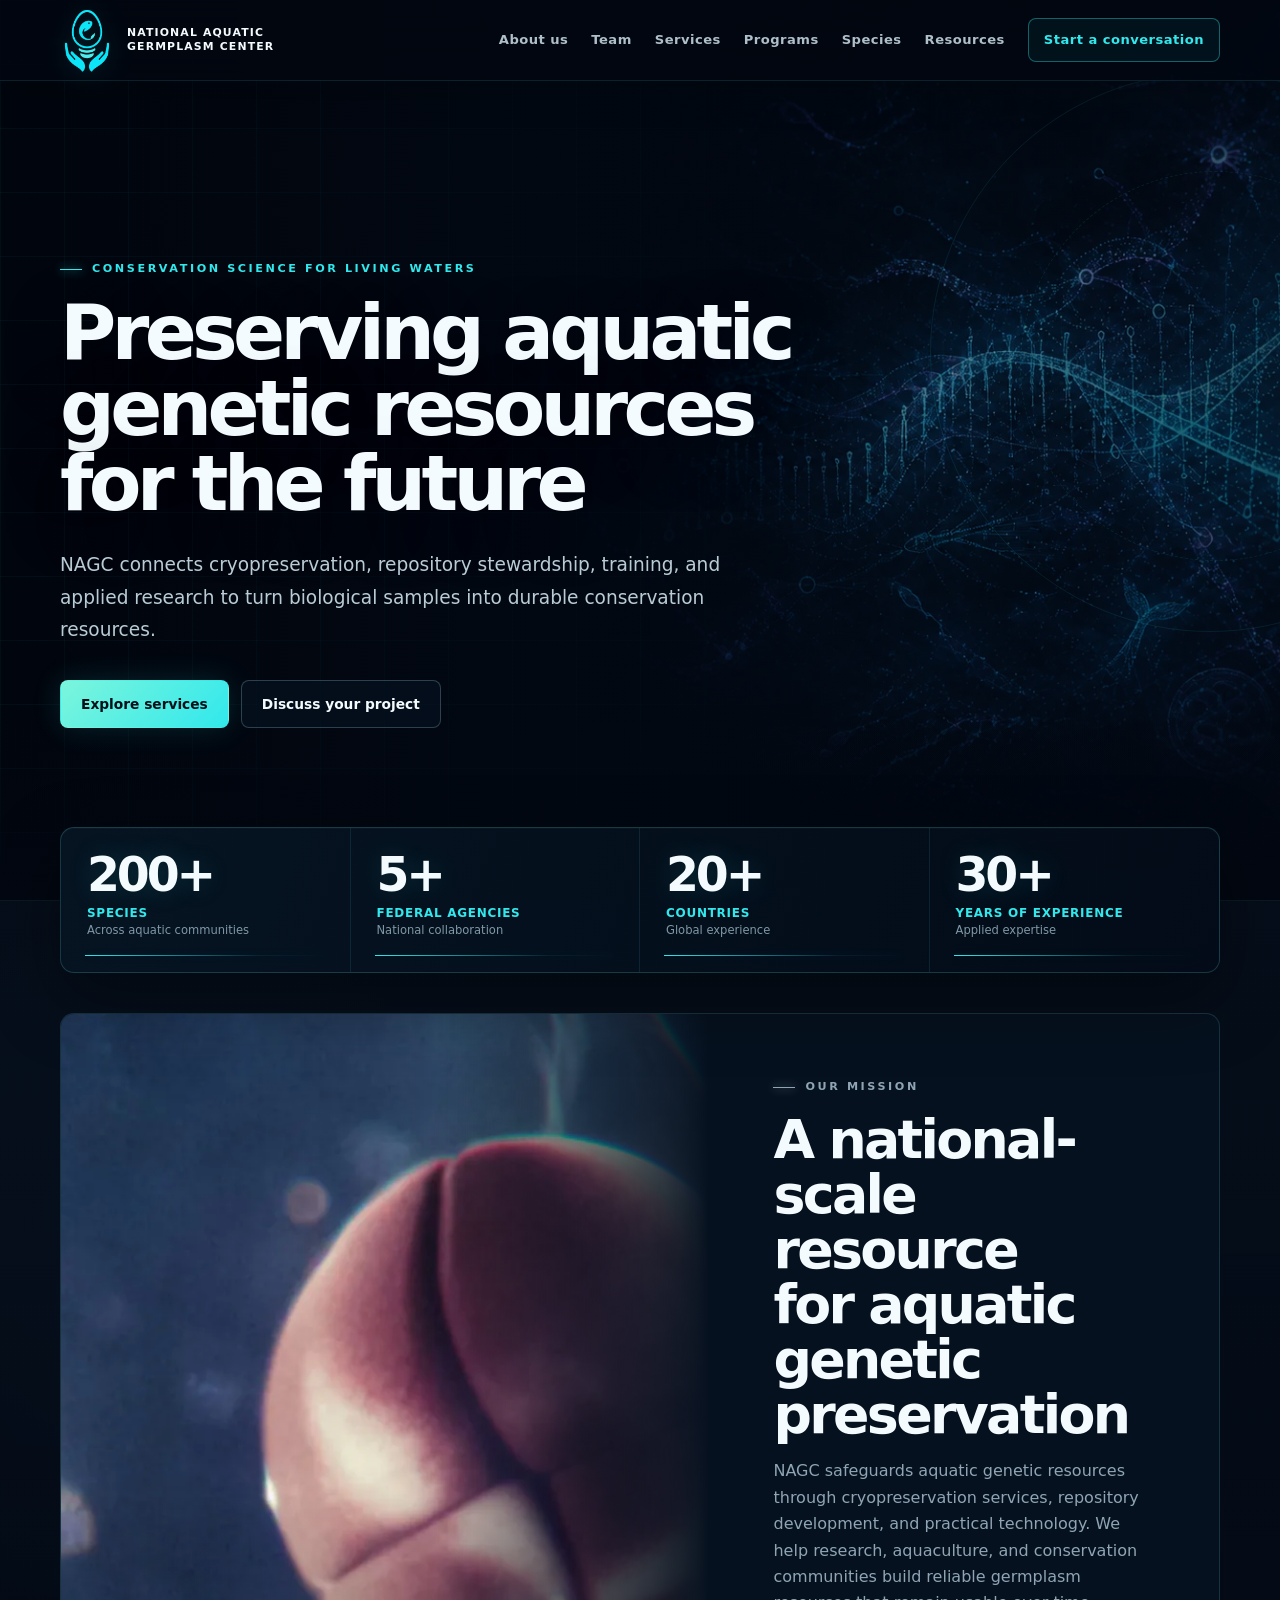
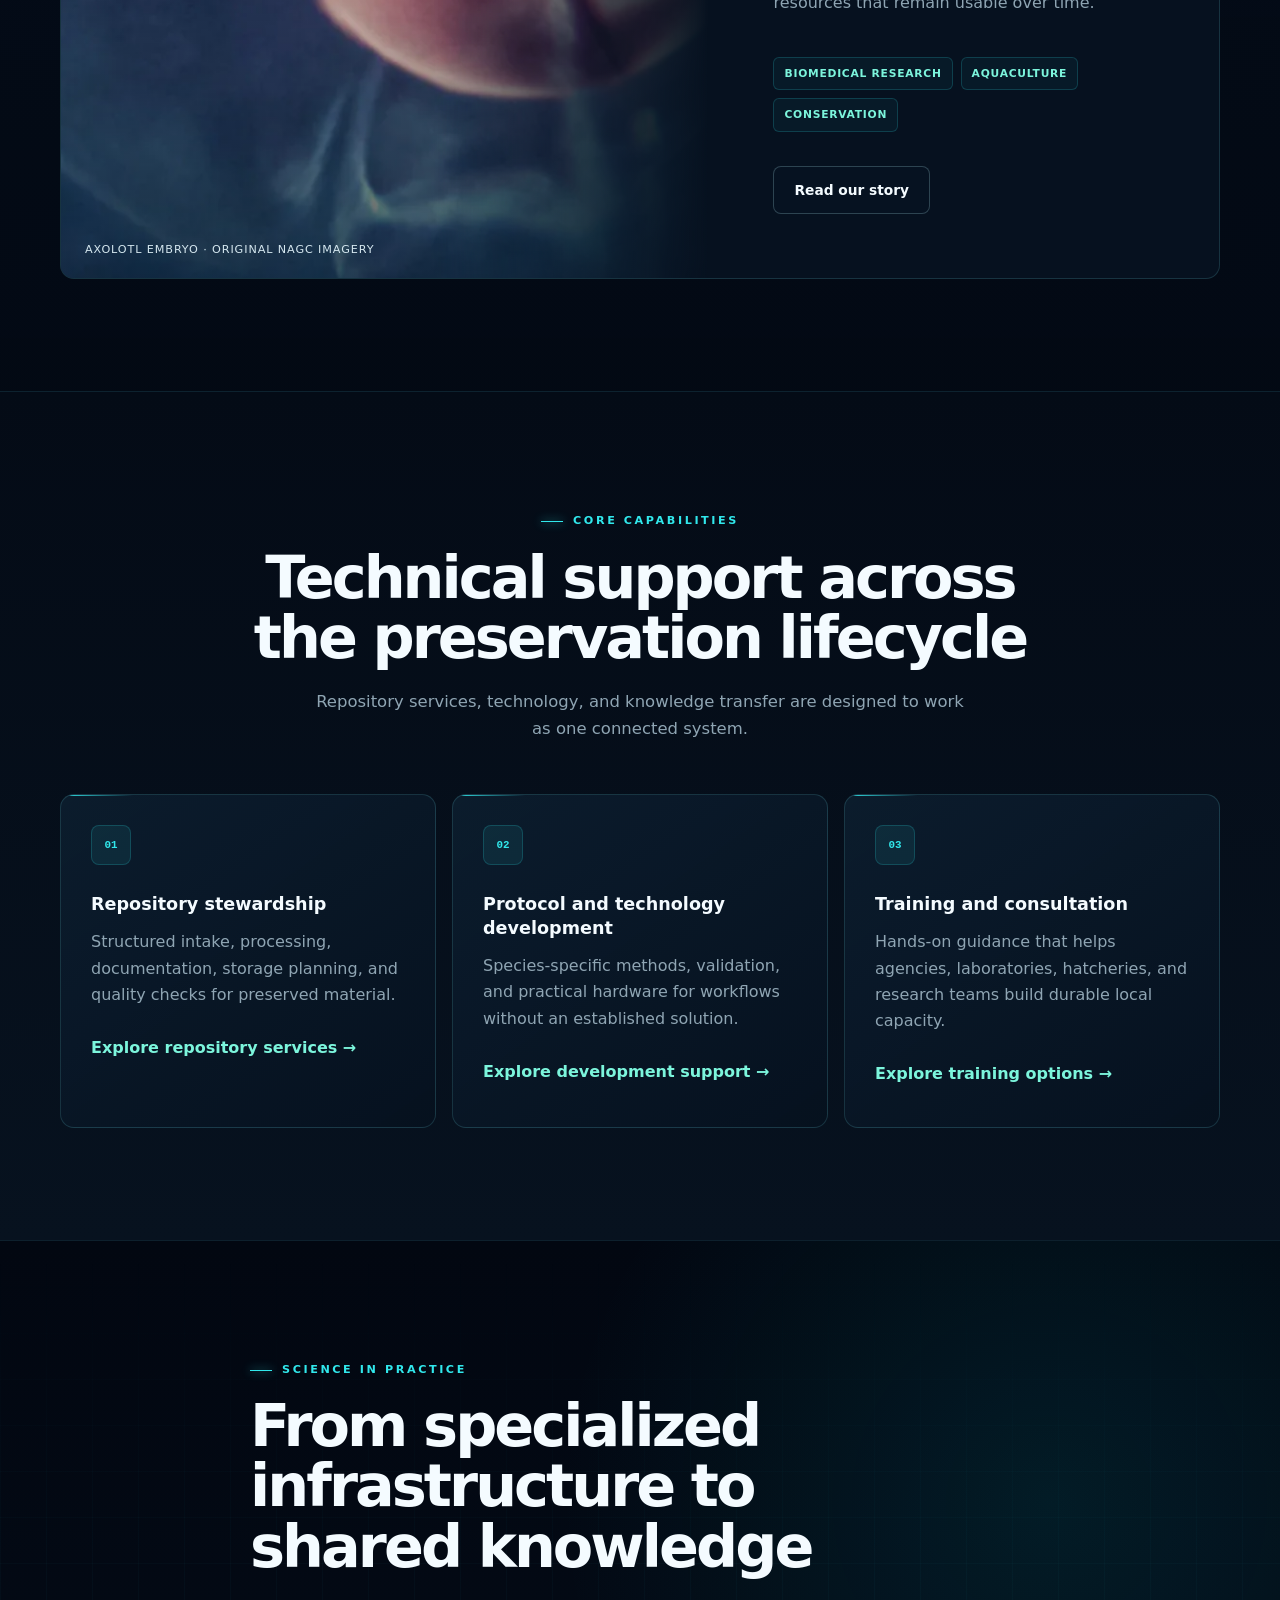
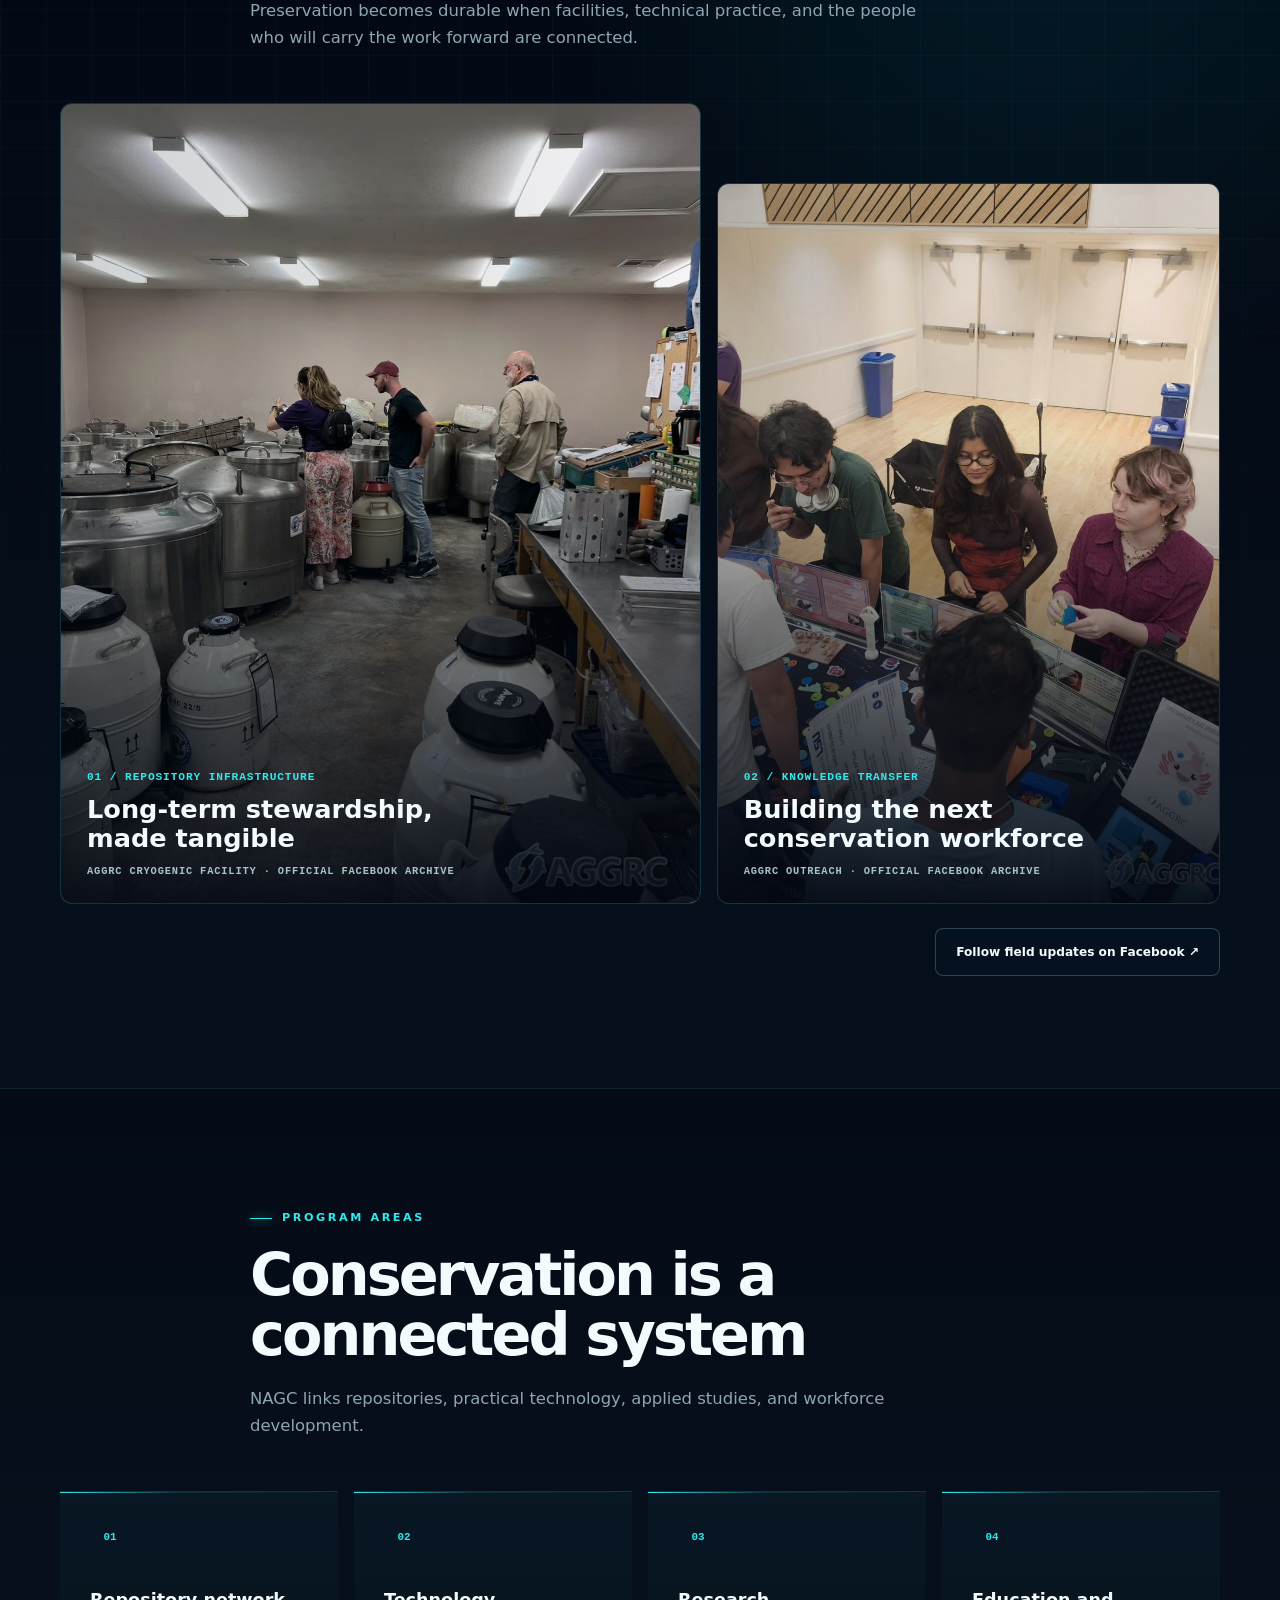
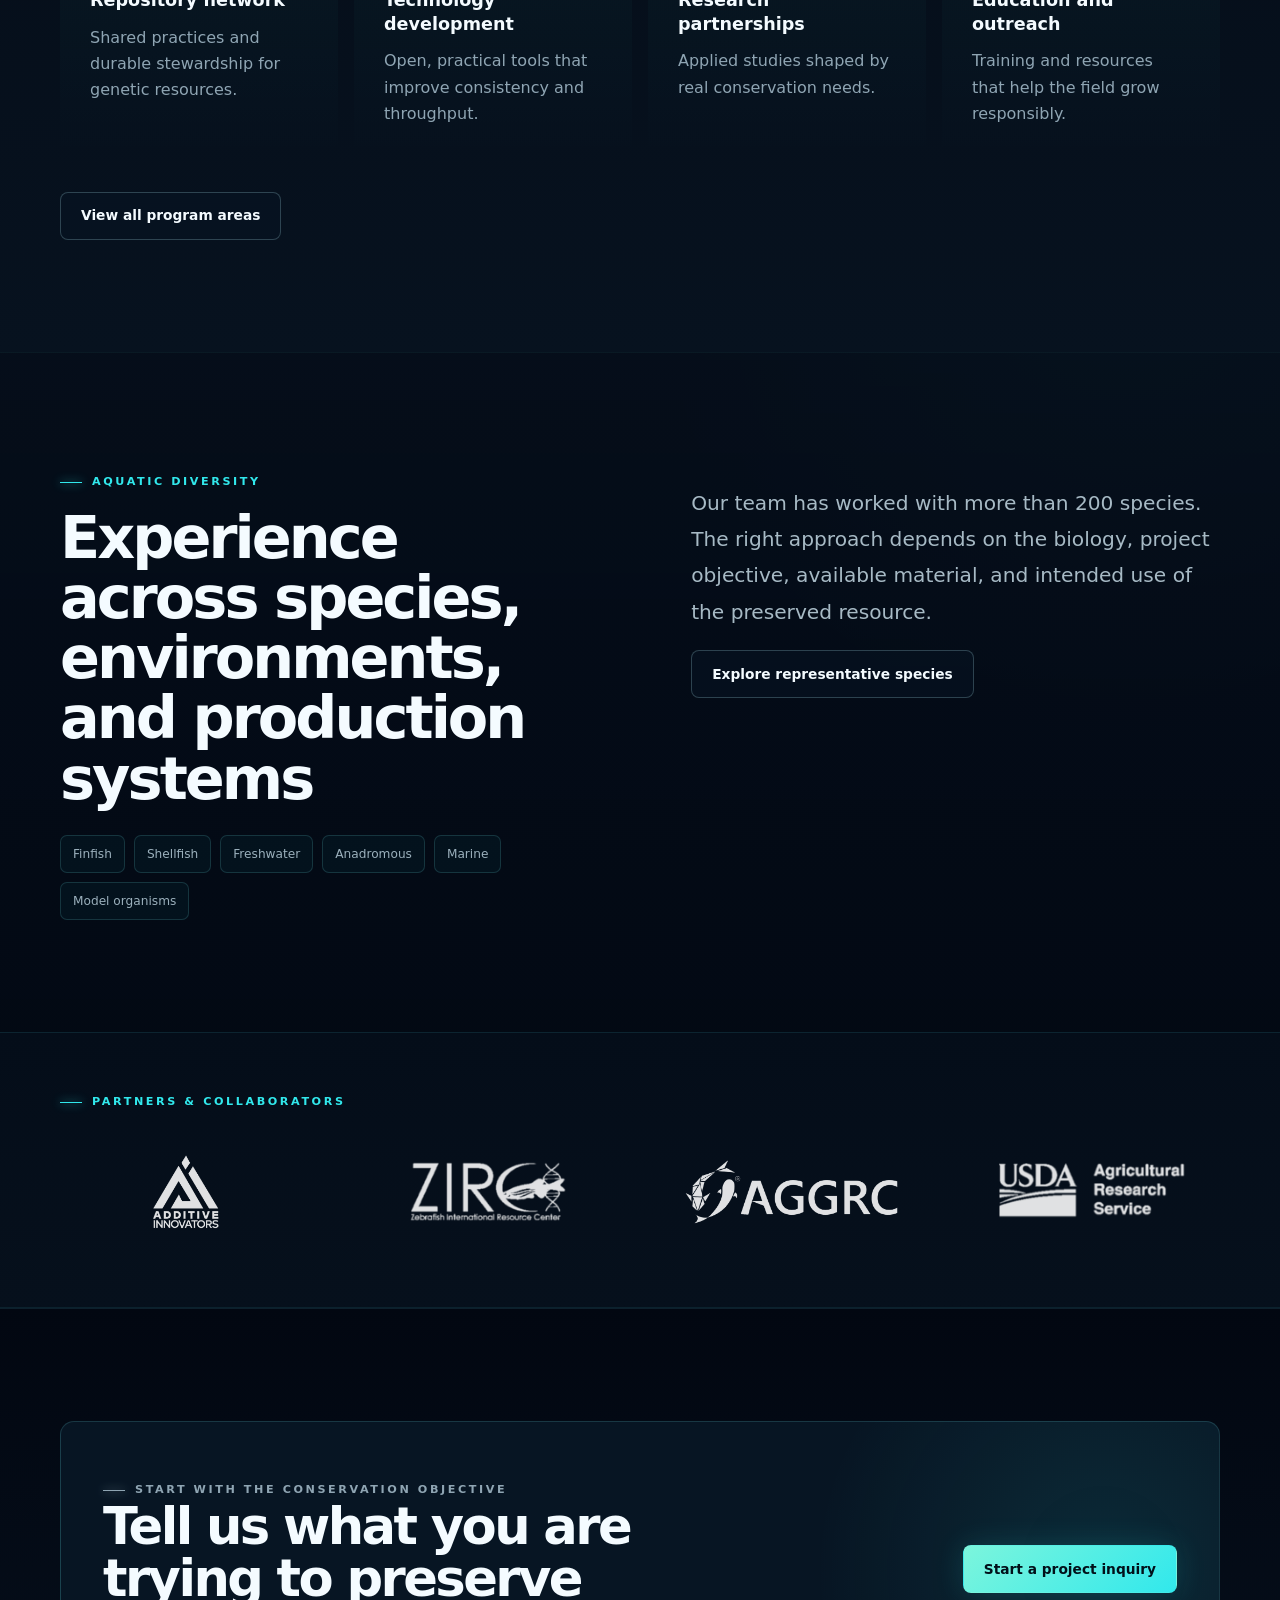
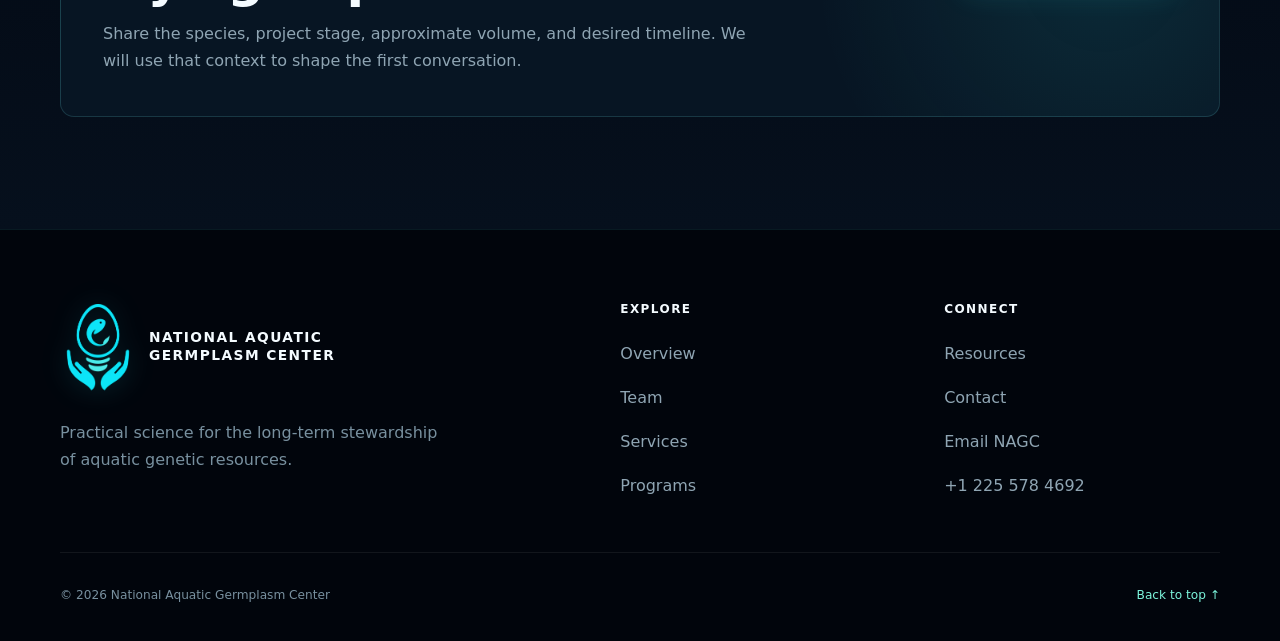
<file: index.html>
<!doctype html>
<html lang="en">
<head>
  <meta charset="utf-8">
  <meta name="viewport" content="width=device-width, initial-scale=1">
  <title>National Aquatic Germplasm Center | NAGC</title>
  <meta name="description" content="NAGC advances aquatic genetic-resource conservation through cryopreservation, repository stewardship, training, technology development, and applied research.">
  <meta name="theme-color" content="#020711">
  <link rel="canonical" href="https://nagc-website.vercel.app/">
  <meta property="og:type" content="website">
  <meta property="og:title" content="National Aquatic Germplasm Center">
  <meta property="og:description" content="Practical science for the long-term stewardship of aquatic genetic resources.">
  <meta property="og:url" content="https://nagc-website.vercel.app/">
  <meta property="og:image" content="https://nagc-website.vercel.app/assets/nagc-social-card.jpg">
  <meta property="og:image:width" content="1200"><meta property="og:image:height" content="630">
  <meta property="og:image:alt" content="NAGC social card with abstract aquatic biotechnology and cryogenic motifs">
  <meta name="twitter:card" content="summary_large_image">
  <meta name="twitter:title" content="National Aquatic Germplasm Center">
  <meta name="twitter:description" content="Practical science for the long-term stewardship of aquatic genetic resources.">
  <meta name="twitter:image" content="https://nagc-website.vercel.app/assets/nagc-social-card.jpg">
  <link rel="icon" href="/assets/nagc-symbol-transparent.png" type="image/png">
  <link rel="preload" href="/assets/hero-genetic-signal-v1.webp" as="image" type="image/webp" fetchpriority="high">
  <link rel="stylesheet" href="/styles.css">
  <script type="application/ld+json">
    {"@context":"https://schema.org","@type":"Organization","name":"National Aquatic Germplasm Center","alternateName":"NAGC","url":"https://nagc-website.vercel.app/","logo":"https://nagc-website.vercel.app/assets/nagc-symbol-transparent.png","email":"contact@nationalaquatic.org","telephone":"+1-225-578-4692","description":"Aquatic genetic-resource conservation, cryopreservation, repository services, training, and applied research."}
  </script>
  <script src="/script.js" defer></script>
</head>
<body id="page-top">
  <a class="skip-link" href="#main">Skip to main content</a>
  <header class="site-header">
    <div class="shell nav-wrap">
      <a class="brand" href="/" aria-label="National Aquatic Germplasm Center home">
        <img class="brand-symbol" src="/assets/nagc-symbol-transparent.png" width="54" height="66" alt="">
        <span class="brand-name">National Aquatic<br>Germplasm Center</span>
      </a>
      <button class="nav-toggle" type="button" aria-expanded="false" aria-controls="site-nav">
        <span class="sr-only">Open navigation</span><span class="nav-lines" aria-hidden="true"><i></i><i></i><i></i></span>
      </button>
      <nav id="site-nav" aria-label="Primary navigation">
        <a href="/about">About us</a><a href="/team">Team</a><a href="/services">Services</a><a href="/programs">Programs</a>
        <a href="/species">Species</a><a href="/resources">Resources</a>
        <a class="nav-cta" href="/contact">Start a conversation</a>
      </nav>
    </div>
  </header>

  <main id="main">
    <section class="home-hero" aria-labelledby="hero-title">
      <div class="hero-orbit orbit-one" aria-hidden="true"></div><div class="hero-orbit orbit-two" aria-hidden="true"></div>
      <div class="shell hero-content">
        <p class="eyebrow">Conservation science for living waters</p>
        <h1 id="hero-title">Preserving aquatic genetic resources for the future</h1>
        <p class="hero-copy">NAGC connects cryopreservation, repository stewardship, training, and applied research to turn biological samples into durable conservation resources.</p>
        <div class="button-row"><a class="button primary" href="/services">Explore services</a><a class="button secondary" href="/contact">Discuss your project</a></div>
      </div>
    </section>

    <div class="impact-strip" id="impact" aria-label="NAGC team experience">
      <div class="shell impact-panel">
        <div class="impact-item"><strong>200+</strong><span class="impact-copy"><b>Species</b><small>Across aquatic communities</small></span></div>
        <div class="impact-item"><strong>5+</strong><span class="impact-copy"><b>Federal agencies</b><small>National collaboration</small></span></div>
        <div class="impact-item"><strong>20+</strong><span class="impact-copy"><b>Countries</b><small>Global experience</small></span></div>
        <div class="impact-item"><strong>30+</strong><span class="impact-copy"><b>Years of experience</b><small>Applied expertise</small></span></div>
      </div>
    </div>

    <section class="section">
      <div class="shell media-feature">
        <figure><img src="/assets/media/axolotl-embryo.webp" width="1600" height="900" loading="lazy" alt="Axolotl embryo viewed under magnification"><figcaption>Axolotl embryo · original NAGC imagery</figcaption></figure>
        <div class="media-feature-copy">
          <p class="eyebrow">Our mission</p>
          <h2>A national-scale resource for aquatic genetic preservation</h2>
          <p>NAGC safeguards aquatic genetic resources through cryopreservation services, repository development, and practical technology. We help research, aquaculture, and conservation communities build reliable germplasm resources that remain usable over time.</p>
          <div class="focus-list" aria-label="NAGC focus areas"><span>Biomedical research</span><span>Aquaculture</span><span>Conservation</span></div>
          <div class="button-row"><a class="button secondary" href="/about">Read our story</a></div>
        </div>
      </div>
    </section>

    <section class="section alt">
      <div class="shell section-heading center">
        <p class="eyebrow">Core capabilities</p>
        <h2>Technical support across the preservation lifecycle</h2>
        <p>Repository services, technology, and knowledge transfer are designed to work as one connected system.</p>
      </div>
      <div class="shell card-grid">
        <article class="card"><span class="card-number">01</span><h3>Repository stewardship</h3><p>Structured intake, processing, documentation, storage planning, and quality checks for preserved material.</p><a href="/services#repository">Explore repository services →</a></article>
        <article class="card"><span class="card-number">02</span><h3>Protocol and technology development</h3><p>Species-specific methods, validation, and practical hardware for workflows without an established solution.</p><a href="/services#development">Explore development support →</a></article>
        <article class="card"><span class="card-number">03</span><h3>Training and consultation</h3><p>Hands-on guidance that helps agencies, laboratories, hatcheries, and research teams build durable local capacity.</p><a href="/services#consulting">Explore training options →</a></article>
      </div>
    </section>

    <section class="section field-section" aria-labelledby="field-title">
      <div class="shell section-heading">
        <p class="eyebrow">Science in practice</p>
        <h2 id="field-title">From specialized infrastructure to shared knowledge</h2>
        <p>Preservation becomes durable when facilities, technical practice, and the people who will carry the work forward are connected.</p>
      </div>
      <div class="shell field-grid">
        <figure class="field-card field-card-primary">
          <img src="/assets/facebook/cryo-facility-tour.jpg" width="1084" height="1356" loading="lazy" alt="Visitors touring a cryogenic storage facility with liquid nitrogen tanks">
          <figcaption><span>01 / Repository infrastructure</span><strong>Long-term stewardship, made tangible</strong><small>AGGRC cryogenic facility · official Facebook archive</small></figcaption>
        </figure>
        <figure class="field-card field-card-secondary">
          <img src="/assets/facebook/outreach-info-fair.jpg" width="1080" height="1350" loading="lazy" alt="AGGRC team members demonstrating aquatic genetic-resource tools at a public outreach event">
          <figcaption><span>02 / Knowledge transfer</span><strong>Building the next conservation workforce</strong><small>AGGRC outreach · official Facebook archive</small></figcaption>
        </figure>
      </div>
      <div class="shell field-link">
        <a class="button secondary" href="https://www.facebook.com/AGGRC.LSUAC/" target="_blank" rel="noopener noreferrer">Follow field updates on Facebook ↗</a>
      </div>
    </section>

    <section class="section alt">
      <div class="shell section-heading">
        <p class="eyebrow">Program areas</p>
        <h2>Conservation is a connected system</h2>
        <p>NAGC links repositories, practical technology, applied studies, and workforce development.</p>
      </div>
      <div class="shell card-grid four program-grid-home">
        <article class="card"><span class="card-number">01</span><h3>Repository network</h3><p>Shared practices and durable stewardship for genetic resources.</p></article>
        <article class="card"><span class="card-number">02</span><h3>Technology development</h3><p>Open, practical tools that improve consistency and throughput.</p></article>
        <article class="card"><span class="card-number">03</span><h3>Research partnerships</h3><p>Applied studies shaped by real conservation needs.</p></article>
        <article class="card"><span class="card-number">04</span><h3>Education and outreach</h3><p>Training and resources that help the field grow responsibly.</p></article>
      </div>
      <div class="shell button-row"><a class="button secondary" href="/programs">View all program areas</a></div>
    </section>

    <section class="section">
      <div class="shell split">
        <div>
          <p class="eyebrow">Aquatic diversity</p>
          <h2>Experience across species, environments, and production systems</h2>
          <div class="taxa-band" aria-label="Representative aquatic groups"><span>Finfish</span><span>Shellfish</span><span>Freshwater</span><span>Anadromous</span><span>Marine</span><span>Model organisms</span></div>
        </div>
        <div class="lede">
          <p>Our team has worked with more than 200 species. The right approach depends on the biology, project objective, available material, and intended use of the preserved resource.</p>
          <a class="button secondary" href="/species">Explore representative species</a>
        </div>
      </div>
    </section>

    <section class="partner-band" aria-labelledby="partners-title">
      <div class="shell"><p class="eyebrow" id="partners-title">Partners &amp; collaborators</p>
        <div class="partner-logos">
          <div class="partner-logo"><img src="/assets/partners/additive-innovators.png" loading="lazy" alt="Additive Innovators"></div>
          <div class="partner-logo"><img src="/assets/partners/zirc.png" loading="lazy" alt="Zebrafish International Resource Center"></div>
          <div class="partner-logo"><img src="/assets/partners/aggrc.png" loading="lazy" alt="Aquatic Germplasm and Genetic Resources Center"></div>
          <div class="partner-logo"><img src="/assets/partners/usda-ars.png" loading="lazy" alt="USDA Agricultural Research Service"></div>
        </div>
      </div>
    </section>

    <section class="section deep">
      <div class="shell link-panel">
        <div><p class="eyebrow">Start with the conservation objective</p><h2>Tell us what you are trying to preserve</h2><p>Share the species, project stage, approximate volume, and desired timeline. We will use that context to shape the first conversation.</p></div>
        <div class="button-row"><a class="button primary" href="/contact">Start a project inquiry</a></div>
      </div>
    </section>
  </main>

  <footer>
    <div class="shell footer-grid">
      <div><a class="brand" href="/" aria-label="National Aquatic Germplasm Center home"><img class="brand-symbol" src="/assets/nagc-symbol-transparent.png" width="76" height="92" alt=""><span class="brand-name">National Aquatic<br>Germplasm Center</span></a><p>Practical science for the long-term stewardship of aquatic genetic resources.</p></div>
      <nav class="footer-column" aria-label="Explore"><strong>Explore</strong><a href="/about">Overview</a><a href="/team">Team</a><a href="/services">Services</a><a href="/programs">Programs</a></nav>
      <nav class="footer-column" aria-label="Connect"><strong>Connect</strong><a href="/resources">Resources</a><a href="/contact">Contact</a><a href="mailto:contact@nationalaquatic.org">Email NAGC</a><a href="tel:+12255784692">+1 225 578 4692</a></nav>
    </div>
    <div class="shell footer-bottom"><span>© <span data-year></span> National Aquatic Germplasm Center</span><a href="#page-top">Back to top ↑</a></div>
  </footer>
</body>
</html>
</file>
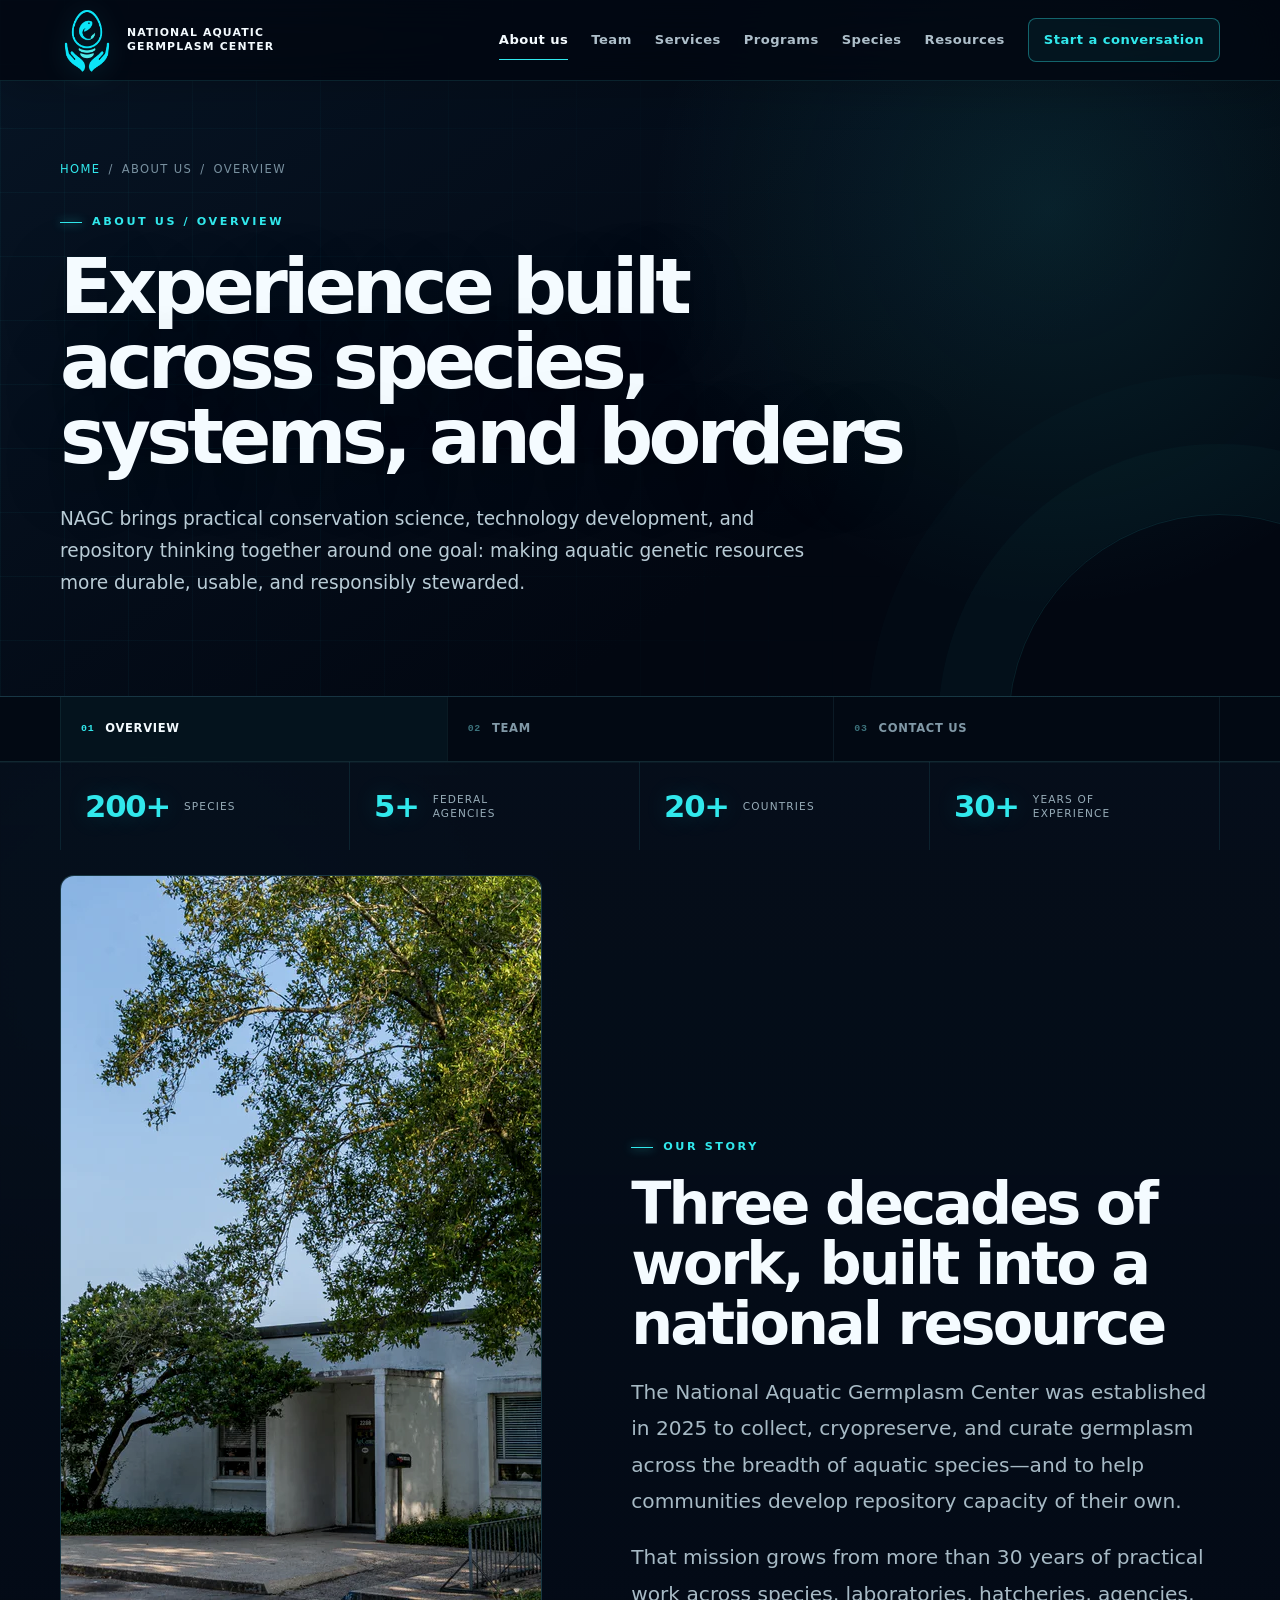
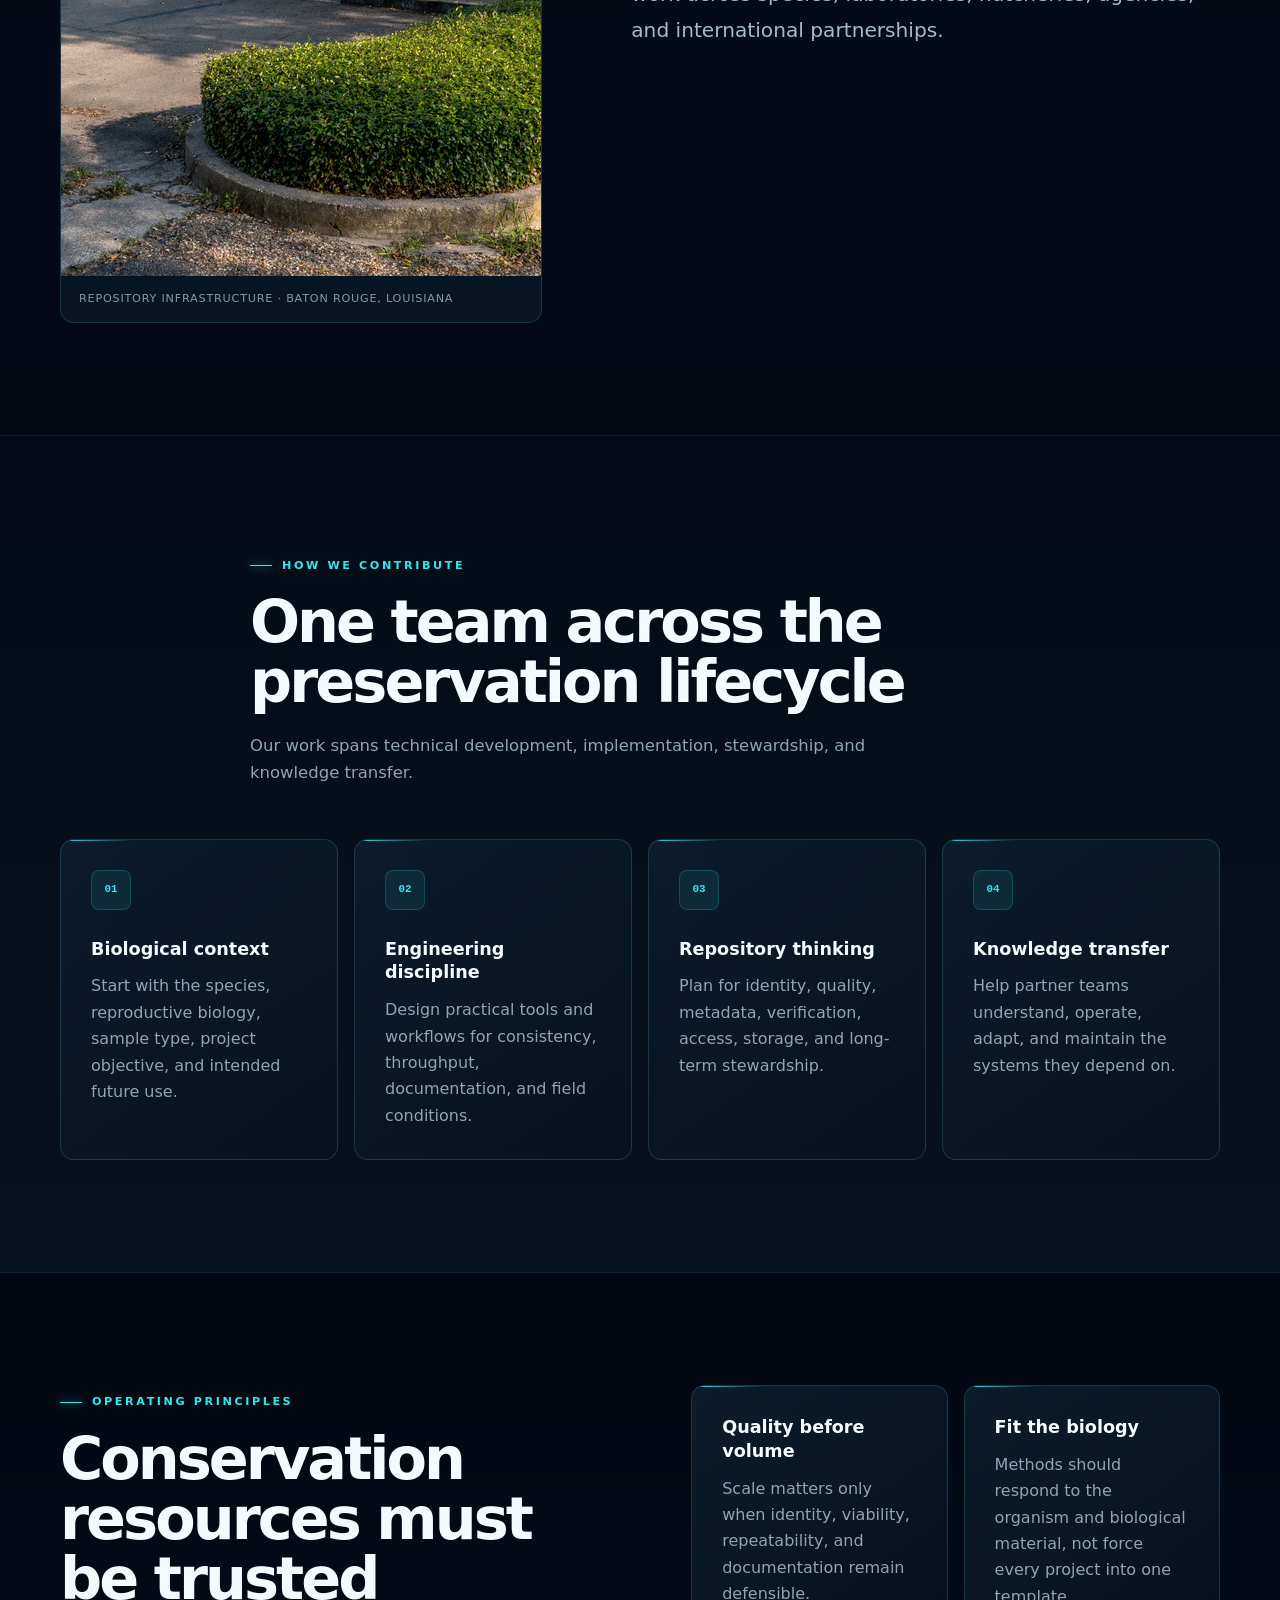
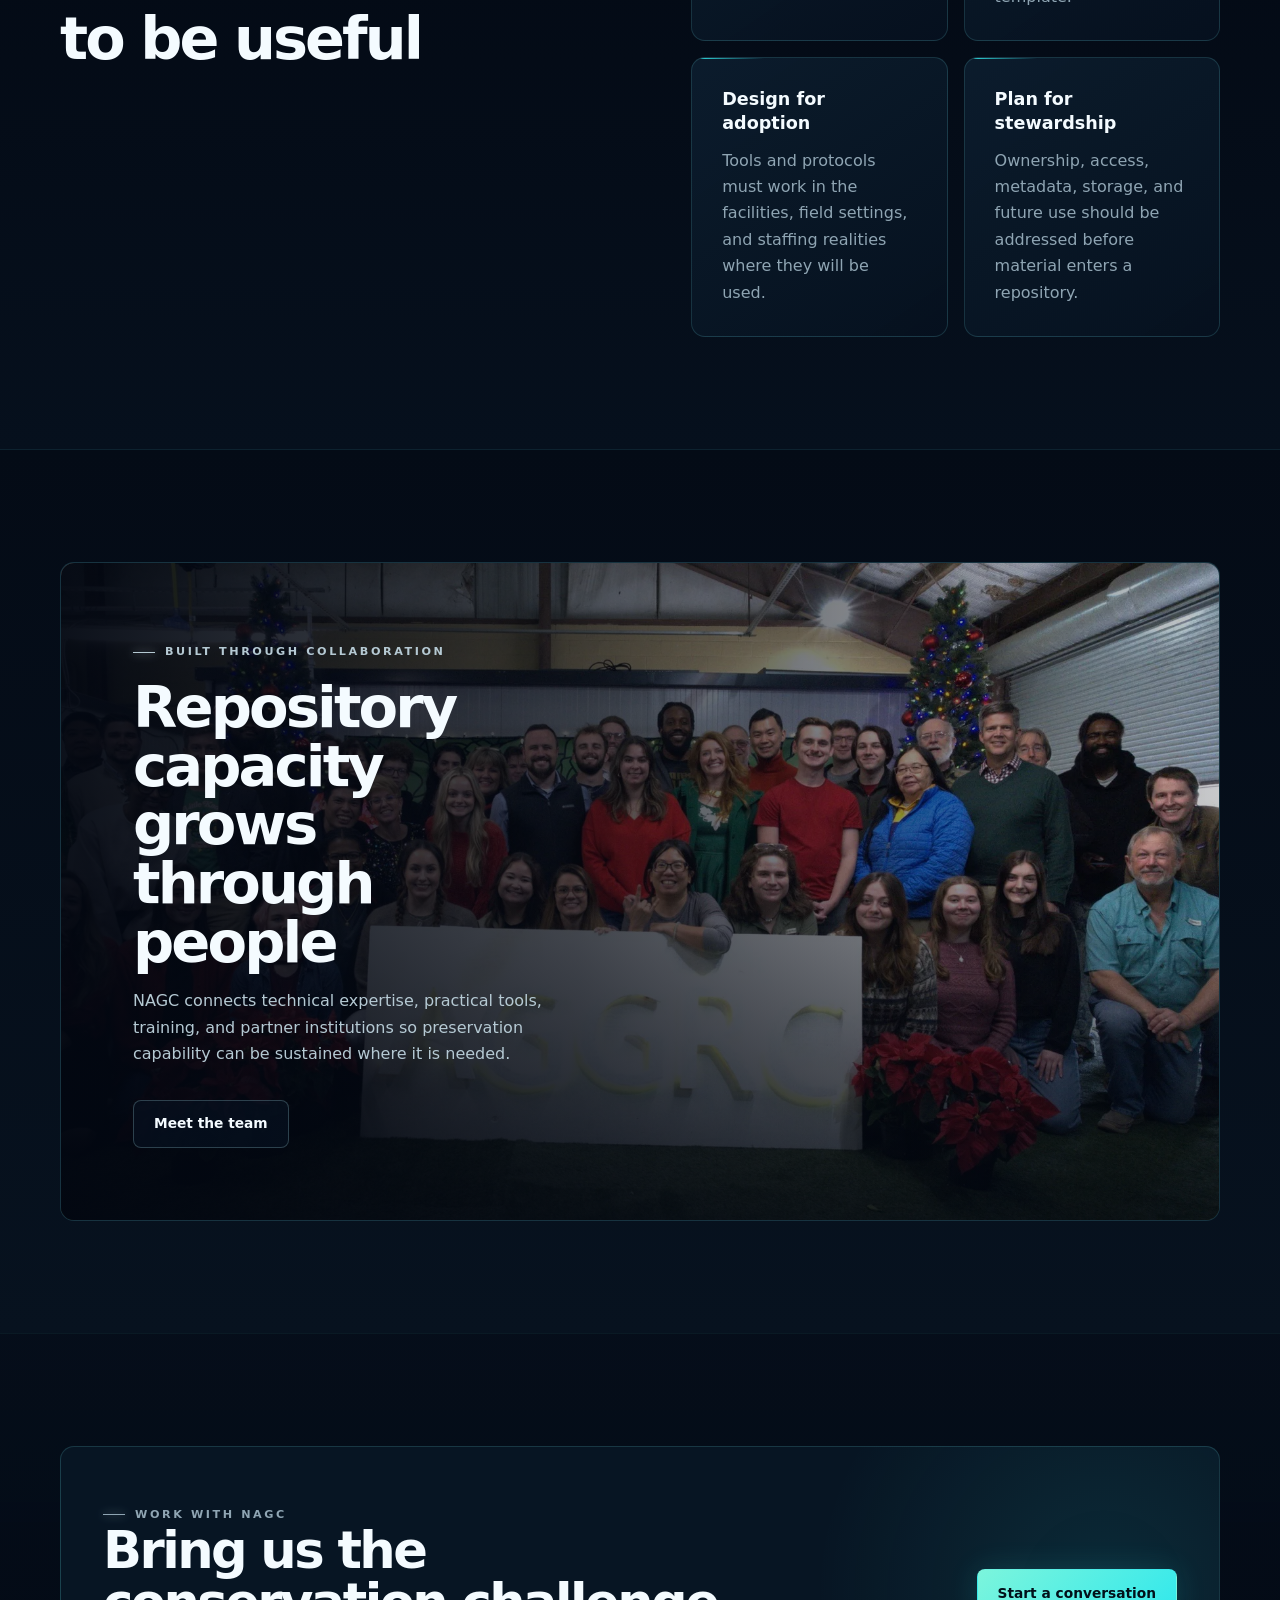
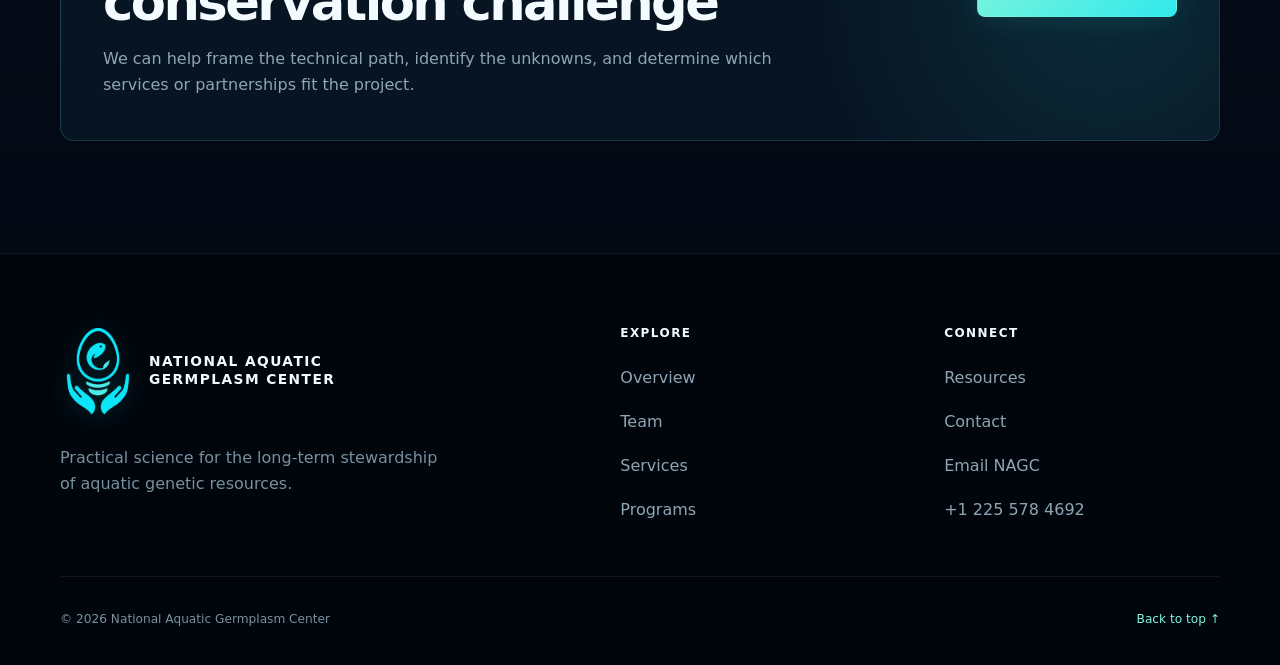
<file: about.html>
<!doctype html>
<html lang="en">
<head>
  <meta charset="utf-8"><meta name="viewport" content="width=device-width, initial-scale=1">
  <title>Overview | About NAGC</title>
  <meta name="description" content="Learn how NAGC combines aquatic cryopreservation, repository stewardship, technology development, and knowledge transfer.">
  <meta name="theme-color" content="#020711"><link rel="canonical" href="https://nagc-website.vercel.app/about">
  <meta property="og:type" content="website"><meta property="og:title" content="NAGC Overview"><meta property="og:description" content="Experience built across species, systems, and borders."><meta property="og:url" content="https://nagc-website.vercel.app/about"><meta property="og:image" content="https://nagc-website.vercel.app/assets/nagc-social-card.jpg">
  <meta name="twitter:card" content="summary_large_image"><meta name="twitter:title" content="NAGC Overview"><meta name="twitter:description" content="Experience built across species, systems, and borders."><meta name="twitter:image" content="https://nagc-website.vercel.app/assets/nagc-social-card.jpg">
  <link rel="icon" href="/assets/nagc-symbol-transparent.png" type="image/png"><link rel="stylesheet" href="/styles.css"><script src="/script.js" defer></script>
</head>
<body id="page-top">
  <a class="skip-link" href="#main">Skip to main content</a>
  <header class="site-header"><div class="shell nav-wrap">
    <a class="brand" href="/" aria-label="National Aquatic Germplasm Center home"><img class="brand-symbol" src="/assets/nagc-symbol-transparent.png" width="54" height="66" alt=""><span class="brand-name">National Aquatic<br>Germplasm Center</span></a>
    <button class="nav-toggle" type="button" aria-expanded="false" aria-controls="site-nav"><span class="sr-only">Open navigation</span><span class="nav-lines" aria-hidden="true"><i></i><i></i><i></i></span></button>
    <nav id="site-nav" aria-label="Primary navigation"><a href="/about" aria-current="page">About us</a><a href="/team">Team</a><a href="/services">Services</a><a href="/programs">Programs</a><a href="/species">Species</a><a href="/resources">Resources</a><a class="nav-cta" href="/contact">Start a conversation</a></nav>
  </div></header>
  <main id="main">
    <section class="page-hero"><div class="shell">
      <nav class="breadcrumb" aria-label="Breadcrumb"><a href="/">Home</a><span aria-hidden="true">/</span><span>About us</span><span aria-hidden="true">/</span><span>Overview</span></nav>
      <p class="eyebrow">About us / Overview</p><h1>Experience built across species, systems, and borders</h1>
      <p class="hero-copy">NAGC brings practical conservation science, technology development, and repository thinking together around one goal: making aquatic genetic resources more durable, usable, and responsibly stewarded.</p>
    </div></section>
    <nav class="about-tabs" aria-label="About us pages"><div class="shell"><a href="/about" aria-current="page"><span>01</span>Overview</a><a href="/team"><span>02</span>Team</a><a href="/contact"><span>03</span>Contact us</a></div></nav>
    <div class="impact-strip" aria-label="NAGC team experience"><div class="shell"><span><strong>200+</strong><small>Species</small></span><span><strong>5+</strong><small>Federal agencies</small></span><span><strong>20+</strong><small>Countries</small></span><span><strong>30+</strong><small>Years of experience</small></span></div></div>

    <section class="section"><div class="shell story-feature">
      <figure><img src="/assets/media/facility.webp" width="1600" height="1000" loading="lazy" alt="Aquatic Germplasm and Genetic Resources Center facility"><figcaption>Repository infrastructure · Baton Rouge, Louisiana</figcaption></figure>
      <div><p class="eyebrow">Our story</p><h2>Three decades of work, built into a national resource</h2><div class="lede"><p>The National Aquatic Germplasm Center was established in 2025 to collect, cryopreserve, and curate germplasm across the breadth of aquatic species—and to help communities develop repository capacity of their own.</p><p>That mission grows from more than 30 years of practical work across species, laboratories, hatcheries, agencies, and international partnerships.</p></div></div>
    </div></section>

    <section class="section alt"><div class="shell section-heading"><p class="eyebrow">How we contribute</p><h2>One team across the preservation lifecycle</h2><p>Our work spans technical development, implementation, stewardship, and knowledge transfer.</p></div>
      <div class="shell card-grid four">
        <article class="card"><span class="card-number">01</span><h3>Biological context</h3><p>Start with the species, reproductive biology, sample type, project objective, and intended future use.</p></article>
        <article class="card"><span class="card-number">02</span><h3>Engineering discipline</h3><p>Design practical tools and workflows for consistency, throughput, documentation, and field conditions.</p></article>
        <article class="card"><span class="card-number">03</span><h3>Repository thinking</h3><p>Plan for identity, quality, metadata, verification, access, storage, and long-term stewardship.</p></article>
        <article class="card"><span class="card-number">04</span><h3>Knowledge transfer</h3><p>Help partner teams understand, operate, adapt, and maintain the systems they depend on.</p></article>
      </div>
    </section>

    <section class="section deep"><div class="shell split">
      <div><p class="eyebrow">Operating principles</p><h2>Conservation resources must be trusted to be useful</h2></div>
      <div class="card-grid two">
        <article class="card"><h3>Quality before volume</h3><p>Scale matters only when identity, viability, repeatability, and documentation remain defensible.</p></article>
        <article class="card"><h3>Fit the biology</h3><p>Methods should respond to the organism and biological material, not force every project into one template.</p></article>
        <article class="card"><h3>Design for adoption</h3><p>Tools and protocols must work in the facilities, field settings, and staffing realities where they will be used.</p></article>
        <article class="card"><h3>Plan for stewardship</h3><p>Ownership, access, metadata, storage, and future use should be addressed before material enters a repository.</p></article>
      </div>
    </div></section>

    <section class="section alt"><div class="shell team-panel">
      <img src="/assets/media/team.webp" width="1800" height="1000" loading="lazy" alt="Aquatic germplasm professionals and collaborators gathered at the AGGRC">
      <div class="team-panel-copy"><p class="eyebrow">Built through collaboration</p><h2>Repository capacity grows through people</h2><p>NAGC connects technical expertise, practical tools, training, and partner institutions so preservation capability can be sustained where it is needed.</p><a class="button secondary" href="/team">Meet the team</a></div>
    </div></section>

    <section class="section"><div class="shell link-panel">
      <div><p class="eyebrow">Work with NAGC</p><h2>Bring us the conservation challenge</h2><p>We can help frame the technical path, identify the unknowns, and determine which services or partnerships fit the project.</p></div>
      <div class="button-row"><a class="button primary" href="/contact">Start a conversation</a></div>
    </div></section>
  </main>
  <footer><div class="shell footer-grid">
    <div><a class="brand" href="/" aria-label="National Aquatic Germplasm Center home"><img class="brand-symbol" src="/assets/nagc-symbol-transparent.png" width="76" height="92" alt=""><span class="brand-name">National Aquatic<br>Germplasm Center</span></a><p>Practical science for the long-term stewardship of aquatic genetic resources.</p></div>
    <nav class="footer-column" aria-label="Explore"><strong>Explore</strong><a href="/about">Overview</a><a href="/team">Team</a><a href="/services">Services</a><a href="/programs">Programs</a></nav>
    <nav class="footer-column" aria-label="Connect"><strong>Connect</strong><a href="/resources">Resources</a><a href="/contact">Contact</a><a href="mailto:contact@nationalaquatic.org">Email NAGC</a><a href="tel:+12255784692">+1 225 578 4692</a></nav>
  </div><div class="shell footer-bottom"><span>© <span data-year></span> National Aquatic Germplasm Center</span><a href="#page-top">Back to top ↑</a></div></footer>
</body>
</html>
</file>
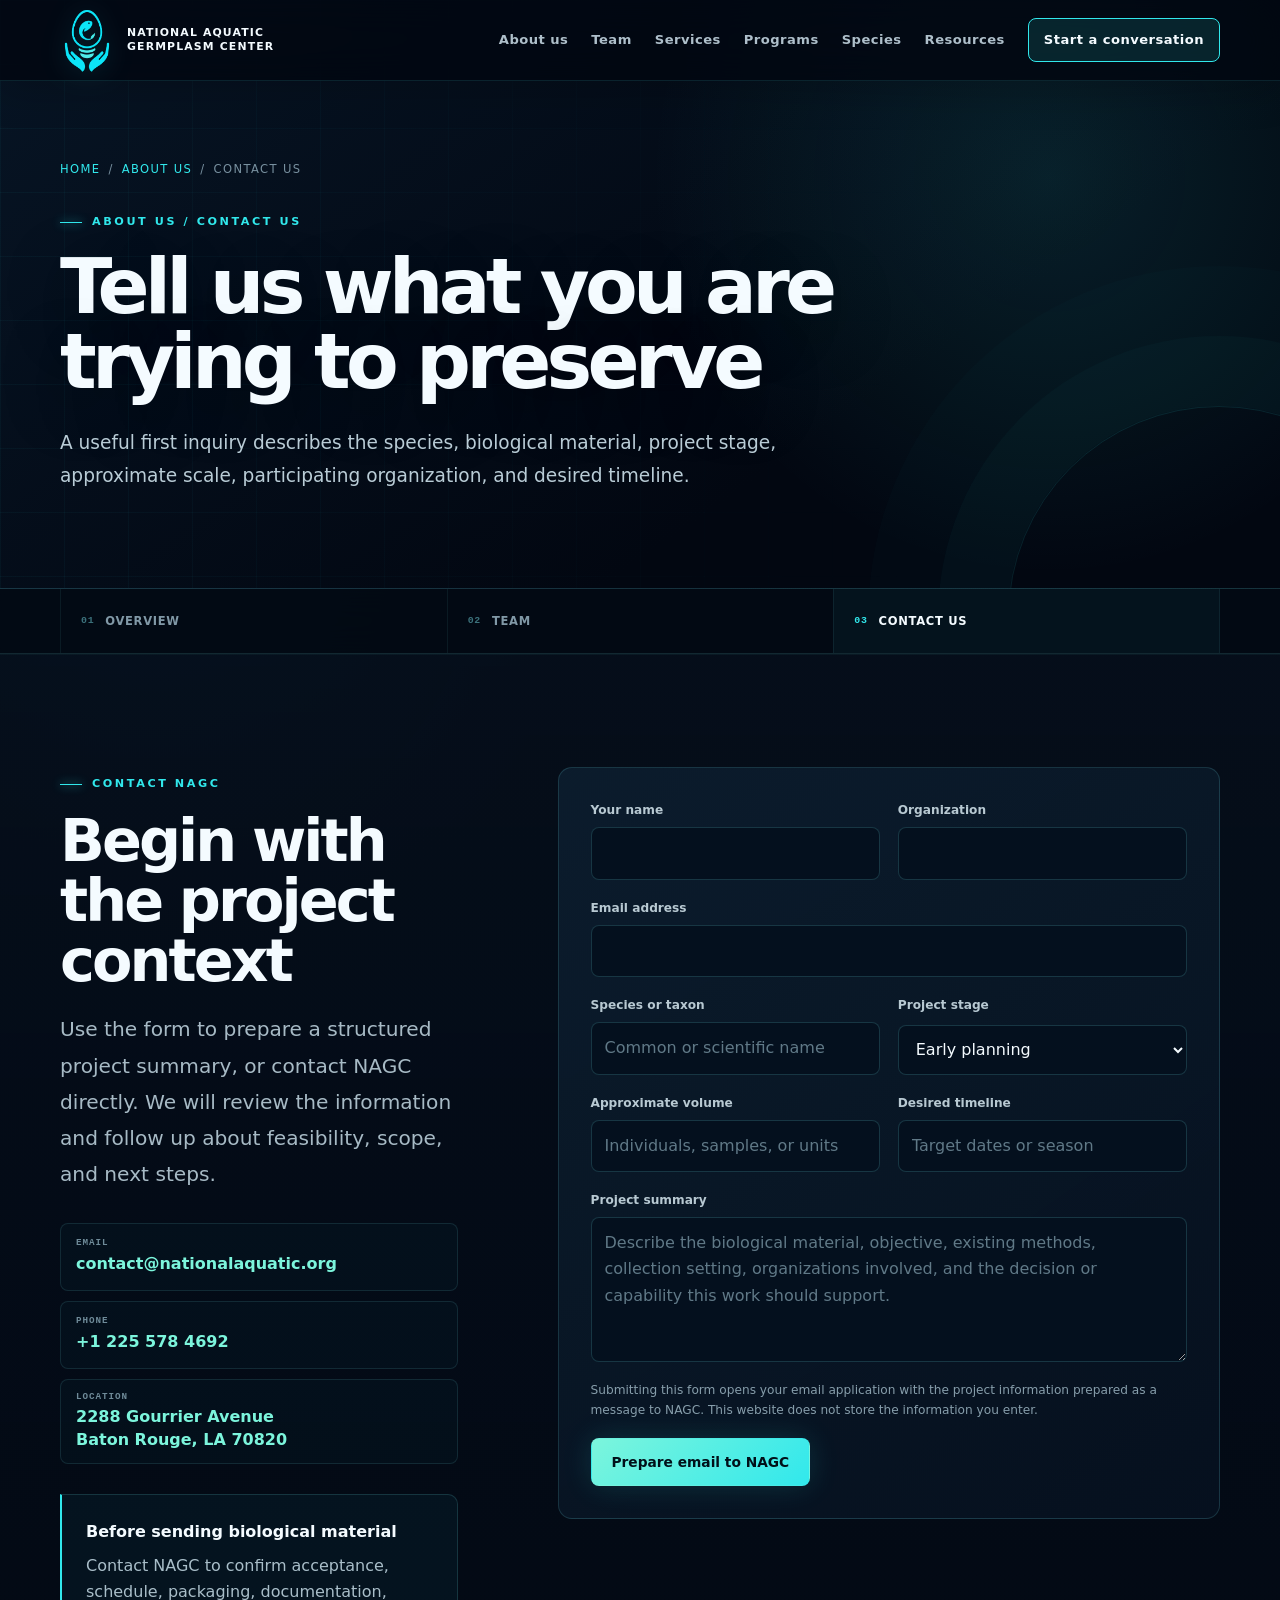
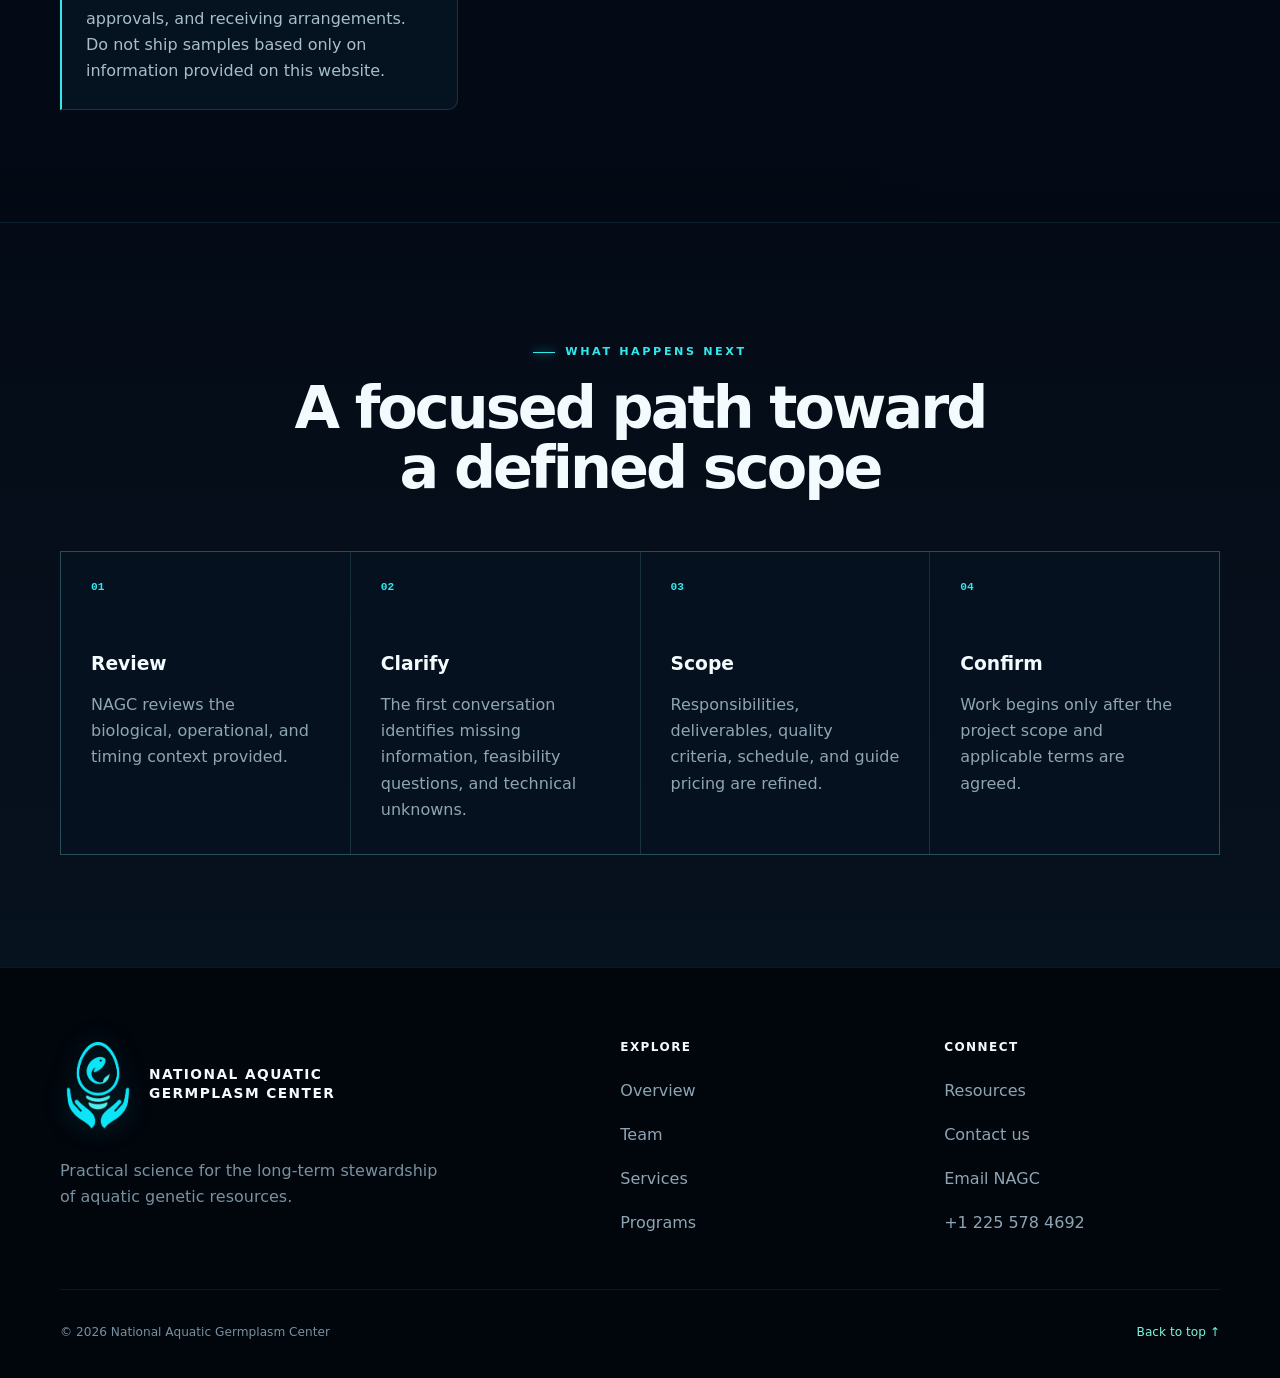
<file: contact.html>
<!doctype html>
<html lang="en">
<head>
  <meta charset="utf-8"><meta name="viewport" content="width=device-width, initial-scale=1">
  <title>Contact Us | About NAGC</title>
  <meta name="description" content="Contact NAGC about an aquatic germplasm repository, cryopreservation, training, research, or technology-development project.">
  <meta name="theme-color" content="#020711"><link rel="canonical" href="https://nagc-website.vercel.app/contact">
  <meta property="og:type" content="website"><meta property="og:title" content="Contact NAGC"><meta property="og:description" content="Tell us what you are trying to preserve."><meta property="og:url" content="https://nagc-website.vercel.app/contact"><meta property="og:image" content="https://nagc-website.vercel.app/assets/nagc-social-card.jpg">
  <meta name="twitter:card" content="summary_large_image"><meta name="twitter:title" content="Contact NAGC"><meta name="twitter:description" content="Tell us what you are trying to preserve."><meta name="twitter:image" content="https://nagc-website.vercel.app/assets/nagc-social-card.jpg">
  <link rel="icon" href="/assets/nagc-symbol-transparent.png" type="image/png"><link rel="stylesheet" href="/styles.css"><script src="/script.js" defer></script>
</head>
<body id="page-top">
  <a class="skip-link" href="#main">Skip to main content</a>
  <header class="site-header"><div class="shell nav-wrap">
    <a class="brand" href="/" aria-label="National Aquatic Germplasm Center home"><img class="brand-symbol" src="/assets/nagc-symbol-transparent.png" width="54" height="66" alt=""><span class="brand-name">National Aquatic<br>Germplasm Center</span></a>
    <button class="nav-toggle" type="button" aria-expanded="false" aria-controls="site-nav"><span class="sr-only">Open navigation</span><span class="nav-lines" aria-hidden="true"><i></i><i></i><i></i></span></button>
    <nav id="site-nav" aria-label="Primary navigation"><a href="/about">About us</a><a href="/team">Team</a><a href="/services">Services</a><a href="/programs">Programs</a><a href="/species">Species</a><a href="/resources">Resources</a><a class="nav-cta" href="/contact" aria-current="page">Start a conversation</a></nav>
  </div></header>
  <main id="main">
    <section class="page-hero"><div class="shell">
      <nav class="breadcrumb" aria-label="Breadcrumb"><a href="/">Home</a><span aria-hidden="true">/</span><a href="/about">About us</a><span aria-hidden="true">/</span><span>Contact us</span></nav>
      <p class="eyebrow">About us / Contact us</p><h1>Tell us what you are trying to preserve</h1>
      <p class="hero-copy">A useful first inquiry describes the species, biological material, project stage, approximate scale, participating organization, and desired timeline.</p>
    </div></section>
    <nav class="about-tabs" aria-label="About us pages"><div class="shell"><a href="/about"><span>01</span>Overview</a><a href="/team"><span>02</span>Team</a><a href="/contact" aria-current="page"><span>03</span>Contact us</a></div></nav>

    <section class="section"><div class="shell contact-layout">
      <div>
        <p class="eyebrow">Contact NAGC</p><h2>Begin with the project context</h2>
        <p class="lede">Use the form to prepare a structured project summary, or contact NAGC directly. We will review the information and follow up about feasibility, scope, and next steps.</p>
        <div class="contact-details"><a href="mailto:contact@nationalaquatic.org"><span>Email</span>contact@nationalaquatic.org</a><a href="tel:+12255784692"><span>Phone</span>+1 225 578 4692</a><address><span>Location</span>2288 Gourrier Avenue<br>Baton Rouge, LA 70820</address></div>
        <div class="aside-note"><strong>Before sending biological material</strong>Contact NAGC to confirm acceptance, schedule, packaging, documentation, approvals, and receiving arrangements. Do not ship samples based only on information provided on this website.</div>
      </div>
      <form class="contact-form" id="project-form">
        <div class="form-grid">
          <div class="field"><label for="name">Your name</label><input id="name" name="name" autocomplete="name" required></div>
          <div class="field"><label for="organization">Organization</label><input id="organization" name="organization" autocomplete="organization"></div>
          <div class="field full"><label for="email">Email address</label><input id="email" name="email" type="email" autocomplete="email" required></div>
          <div class="field"><label for="species">Species or taxon</label><input id="species" name="species" placeholder="Common or scientific name" required></div>
          <div class="field"><label for="stage">Project stage</label><select id="stage" name="stage"><option value="Early planning">Early planning</option><option value="Method review">Method review</option><option value="Active collection">Active collection</option><option value="Protocol development">Protocol development</option><option value="Repository planning">Repository planning</option><option value="Training or implementation">Training or implementation</option></select></div>
          <div class="field"><label for="volume">Approximate volume</label><input id="volume" name="volume" placeholder="Individuals, samples, or units"></div>
          <div class="field"><label for="timeline">Desired timeline</label><input id="timeline" name="timeline" placeholder="Target dates or season"></div>
          <div class="field full"><label for="summary">Project summary</label><textarea id="summary" name="summary" placeholder="Describe the biological material, objective, existing methods, collection setting, organizations involved, and the decision or capability this work should support." required></textarea></div>
        </div>
        <p class="form-note">Submitting this form opens your email application with the project information prepared as a message to NAGC. This website does not store the information you enter.</p>
        <button class="button primary" type="submit">Prepare email to NAGC</button>
      </form>
    </div></section>

    <section class="section alt"><div class="shell section-heading center"><p class="eyebrow">What happens next</p><h2>A focused path toward a defined scope</h2></div>
      <div class="shell pathway"><article><b>01</b><h3>Review</h3><p>NAGC reviews the biological, operational, and timing context provided.</p></article><article><b>02</b><h3>Clarify</h3><p>The first conversation identifies missing information, feasibility questions, and technical unknowns.</p></article><article><b>03</b><h3>Scope</h3><p>Responsibilities, deliverables, quality criteria, schedule, and guide pricing are refined.</p></article><article><b>04</b><h3>Confirm</h3><p>Work begins only after the project scope and applicable terms are agreed.</p></article></div>
    </section>
  </main>
  <footer><div class="shell footer-grid"><div><a class="brand" href="/" aria-label="National Aquatic Germplasm Center home"><img class="brand-symbol" src="/assets/nagc-symbol-transparent.png" width="76" height="92" alt=""><span class="brand-name">National Aquatic<br>Germplasm Center</span></a><p>Practical science for the long-term stewardship of aquatic genetic resources.</p></div><nav class="footer-column" aria-label="Explore"><strong>Explore</strong><a href="/about">Overview</a><a href="/team">Team</a><a href="/services">Services</a><a href="/programs">Programs</a></nav><nav class="footer-column" aria-label="Connect"><strong>Connect</strong><a href="/resources">Resources</a><a href="/contact">Contact us</a><a href="mailto:contact@nationalaquatic.org">Email NAGC</a><a href="tel:+12255784692">+1 225 578 4692</a></nav></div><div class="shell footer-bottom"><span>© <span data-year></span> National Aquatic Germplasm Center</span><a href="#page-top">Back to top ↑</a></div></footer>
</body>
</html>
</file>
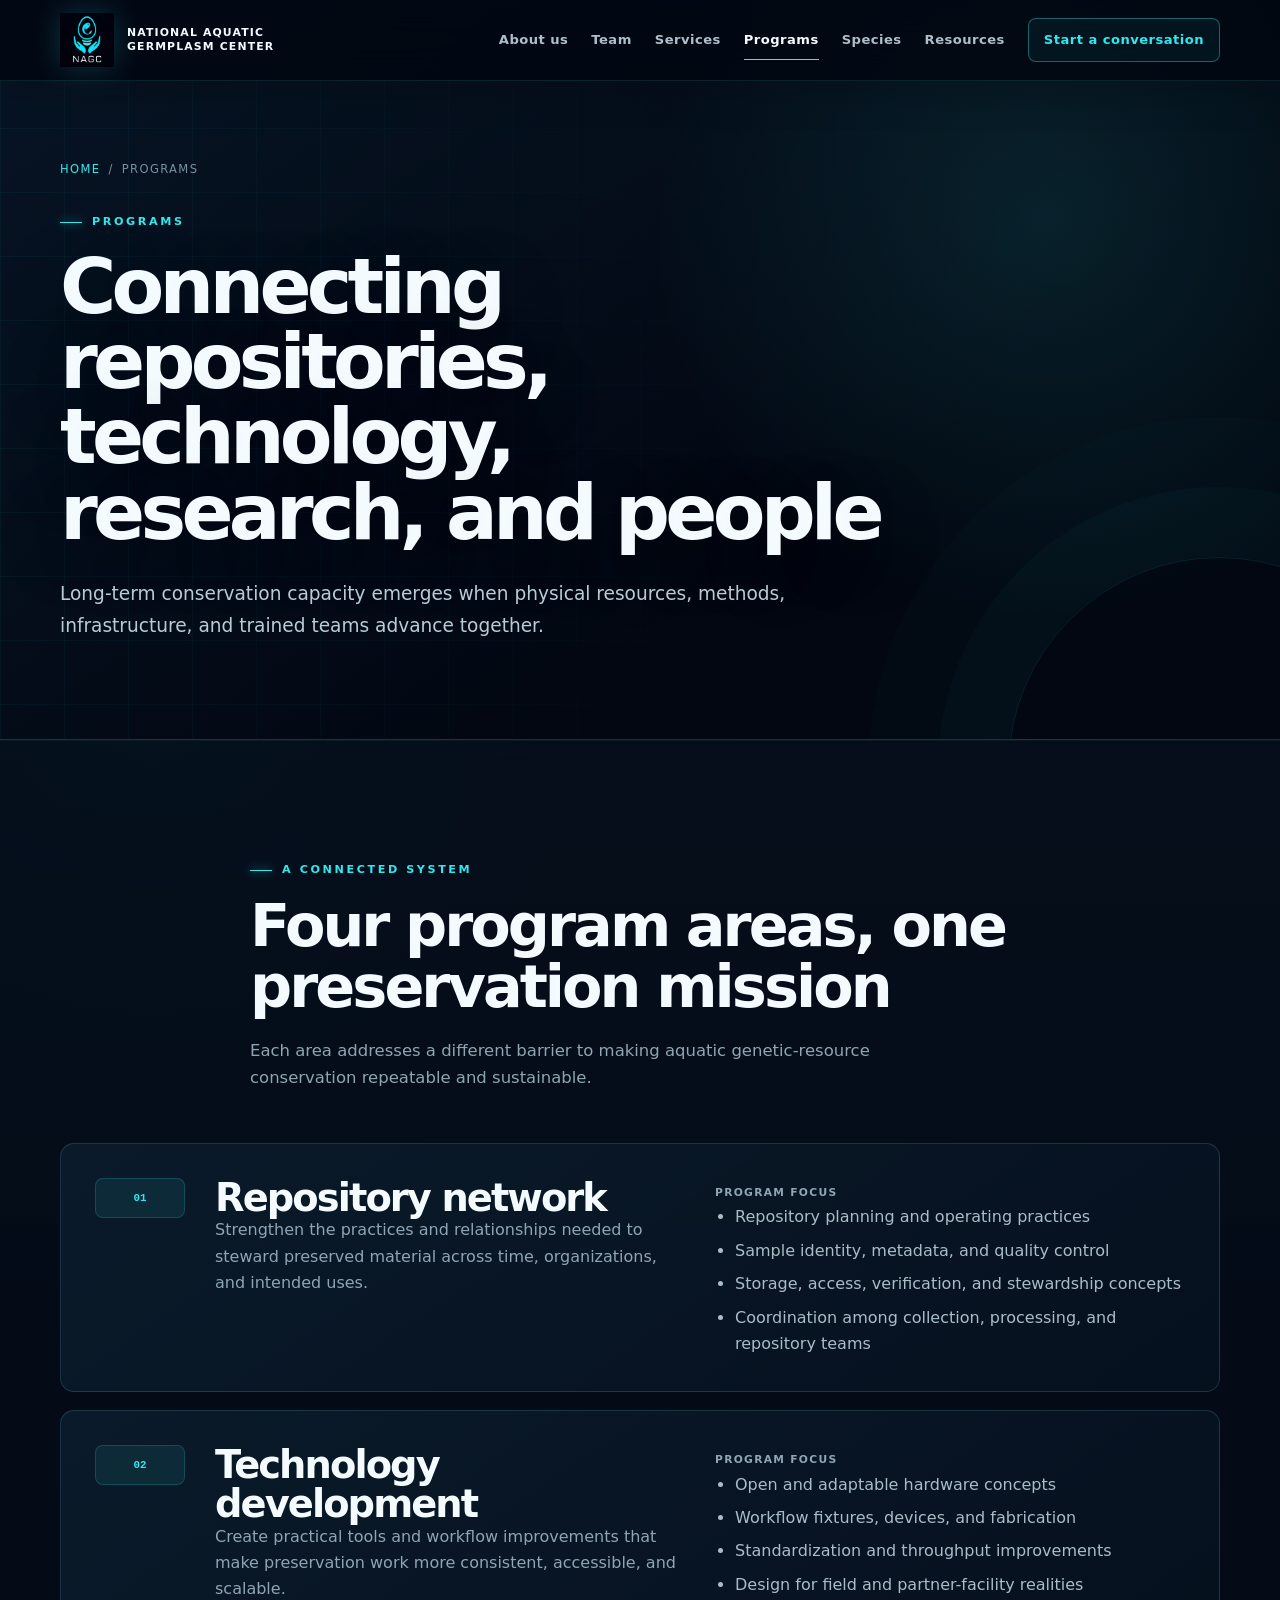
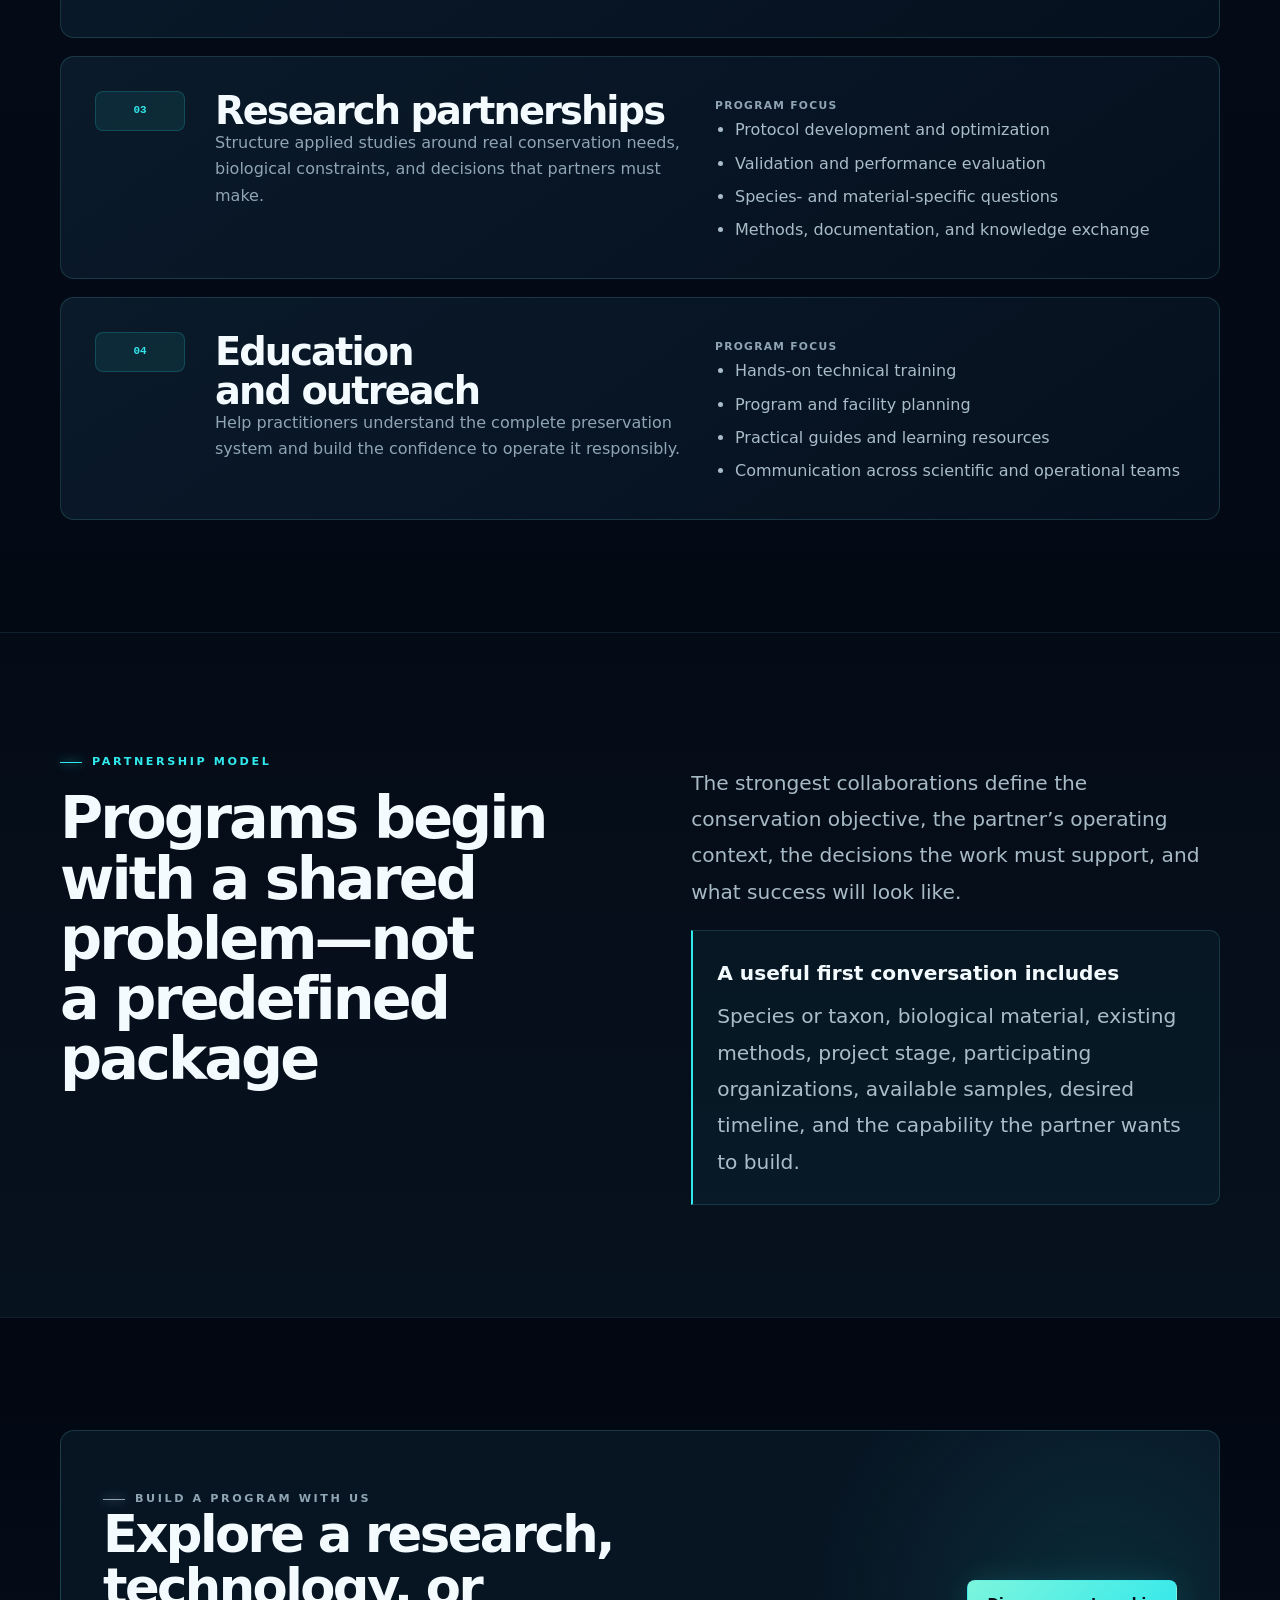
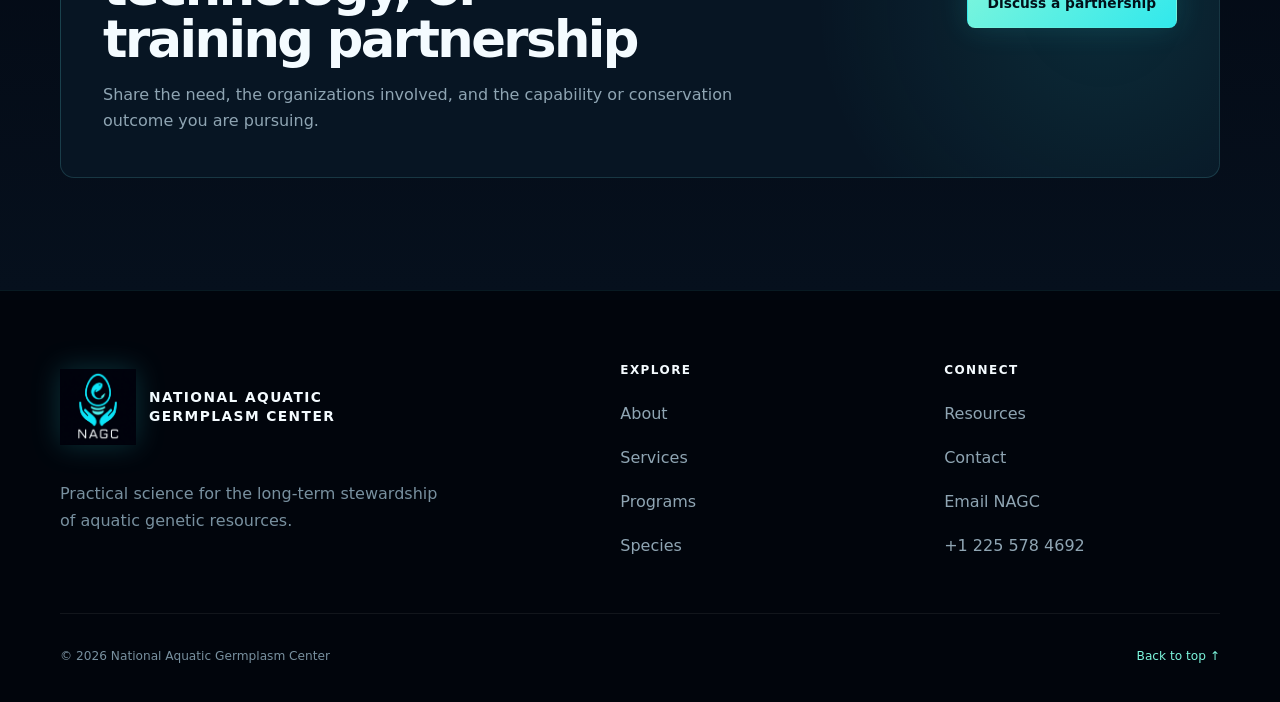
<file: programs.html>
<!doctype html>
<html lang="en">
<head>
  <meta charset="utf-8"><meta name="viewport" content="width=device-width, initial-scale=1">
  <title>Programs | National Aquatic Germplasm Center</title>
  <meta name="description" content="Explore NAGC programs in repository stewardship, technology development, applied research partnerships, and education.">
  <meta name="theme-color" content="#020711"><link rel="canonical" href="https://nagc-website.vercel.app/programs">
  <meta property="og:type" content="website"><meta property="og:title" content="NAGC Programs"><meta property="og:description" content="Connecting repositories, technology, research, and people."><meta property="og:url" content="https://nagc-website.vercel.app/programs"><meta property="og:image" content="https://nagc-website.vercel.app/assets/nagc-social-card.jpg">
  <meta name="twitter:card" content="summary_large_image"><meta name="twitter:title" content="NAGC Programs"><meta name="twitter:description" content="Connecting repositories, technology, research, and people."><meta name="twitter:image" content="https://nagc-website.vercel.app/assets/nagc-social-card.jpg">
  <link rel="icon" href="/assets/nagc-logo-primary-dark.png" type="image/png"><link rel="stylesheet" href="/styles.css"><script src="/script.js" defer></script>
</head>
<body id="page-top">
  <a class="skip-link" href="#main">Skip to main content</a>
  <header class="site-header"><div class="shell nav-wrap">
    <a class="brand" href="/" aria-label="National Aquatic Germplasm Center home"><img class="brand-logo" src="/assets/nagc-logo-primary-dark.png" width="68" height="68" alt=""></a>
    <button class="nav-toggle" type="button" aria-expanded="false" aria-controls="site-nav"><span class="sr-only">Open navigation</span><span class="nav-lines" aria-hidden="true"><i></i><i></i><i></i></span></button>
    <nav id="site-nav" aria-label="Primary navigation"><a href="/about">About us</a><a href="/team">Team</a><a href="/services">Services</a><a href="/programs" aria-current="page">Programs</a><a href="/species">Species</a><a href="/resources">Resources</a><a class="nav-cta" href="/contact">Start a conversation</a></nav>
  </div></header>
  <main id="main">
    <section class="page-hero"><div class="shell">
      <nav class="breadcrumb" aria-label="Breadcrumb"><a href="/">Home</a><span aria-hidden="true">/</span><span>Programs</span></nav>
      <p class="eyebrow">Programs</p><h1>Connecting repositories, technology, research, and people</h1>
      <p class="hero-copy">Long-term conservation capacity emerges when physical resources, methods, infrastructure, and trained teams advance together.</p>
    </div></section>

    <section class="section"><div class="shell section-heading"><p class="eyebrow">A connected system</p><h2>Four program areas, one preservation mission</h2><p>Each area addresses a different barrier to making aquatic genetic-resource conservation repeatable and sustainable.</p></div>
      <div class="shell program-list">
        <article class="program-feature"><span class="card-number">01</span><div><h2>Repository network</h2><p>Strengthen the practices and relationships needed to steward preserved material across time, organizations, and intended uses.</p></div><div><p class="status">Program focus</p><ul><li>Repository planning and operating practices</li><li>Sample identity, metadata, and quality control</li><li>Storage, access, verification, and stewardship concepts</li><li>Coordination among collection, processing, and repository teams</li></ul></div></article>
        <article class="program-feature"><span class="card-number">02</span><div><h2>Technology development</h2><p>Create practical tools and workflow improvements that make preservation work more consistent, accessible, and scalable.</p></div><div><p class="status">Program focus</p><ul><li>Open and adaptable hardware concepts</li><li>Workflow fixtures, devices, and fabrication</li><li>Standardization and throughput improvements</li><li>Design for field and partner-facility realities</li></ul></div></article>
        <article class="program-feature"><span class="card-number">03</span><div><h2>Research partnerships</h2><p>Structure applied studies around real conservation needs, biological constraints, and decisions that partners must make.</p></div><div><p class="status">Program focus</p><ul><li>Protocol development and optimization</li><li>Validation and performance evaluation</li><li>Species- and material-specific questions</li><li>Methods, documentation, and knowledge exchange</li></ul></div></article>
        <article class="program-feature"><span class="card-number">04</span><div><h2>Education and outreach</h2><p>Help practitioners understand the complete preservation system and build the confidence to operate it responsibly.</p></div><div><p class="status">Program focus</p><ul><li>Hands-on technical training</li><li>Program and facility planning</li><li>Practical guides and learning resources</li><li>Communication across scientific and operational teams</li></ul></div></article>
      </div>
    </section>

    <section class="section alt"><div class="shell split">
      <div><p class="eyebrow">Partnership model</p><h2>Programs begin with a shared problem—not a predefined package</h2></div>
      <div class="lede"><p>The strongest collaborations define the conservation objective, the partner’s operating context, the decisions the work must support, and what success will look like.</p><div class="aside-note"><strong>A useful first conversation includes</strong>Species or taxon, biological material, existing methods, project stage, participating organizations, available samples, desired timeline, and the capability the partner wants to build.</div></div>
    </div></section>

    <section class="section deep"><div class="shell link-panel"><div><p class="eyebrow">Build a program with us</p><h2>Explore a research, technology, or training partnership</h2><p>Share the need, the organizations involved, and the capability or conservation outcome you are pursuing.</p></div><div class="button-row"><a class="button primary" href="/contact">Discuss a partnership</a></div></div></section>
  </main>
  <footer><div class="shell footer-grid"><div><a class="brand" href="/" aria-label="National Aquatic Germplasm Center home"><img class="brand-logo" src="/assets/nagc-logo-primary-dark.png" width="172" height="172" alt=""></a><p>Practical science for the long-term stewardship of aquatic genetic resources.</p></div><nav class="footer-column" aria-label="Explore"><strong>Explore</strong><a href="/about">About</a><a href="/services">Services</a><a href="/programs">Programs</a><a href="/species">Species</a></nav><nav class="footer-column" aria-label="Connect"><strong>Connect</strong><a href="/resources">Resources</a><a href="/contact">Contact</a><a href="mailto:contact@nationalaquatic.org">Email NAGC</a><a href="tel:+12255784692">+1 225 578 4692</a></nav></div><div class="shell footer-bottom"><span>© <span data-year></span> National Aquatic Germplasm Center</span><a href="#page-top">Back to top ↑</a></div></footer>
</body>
</html>
</file>
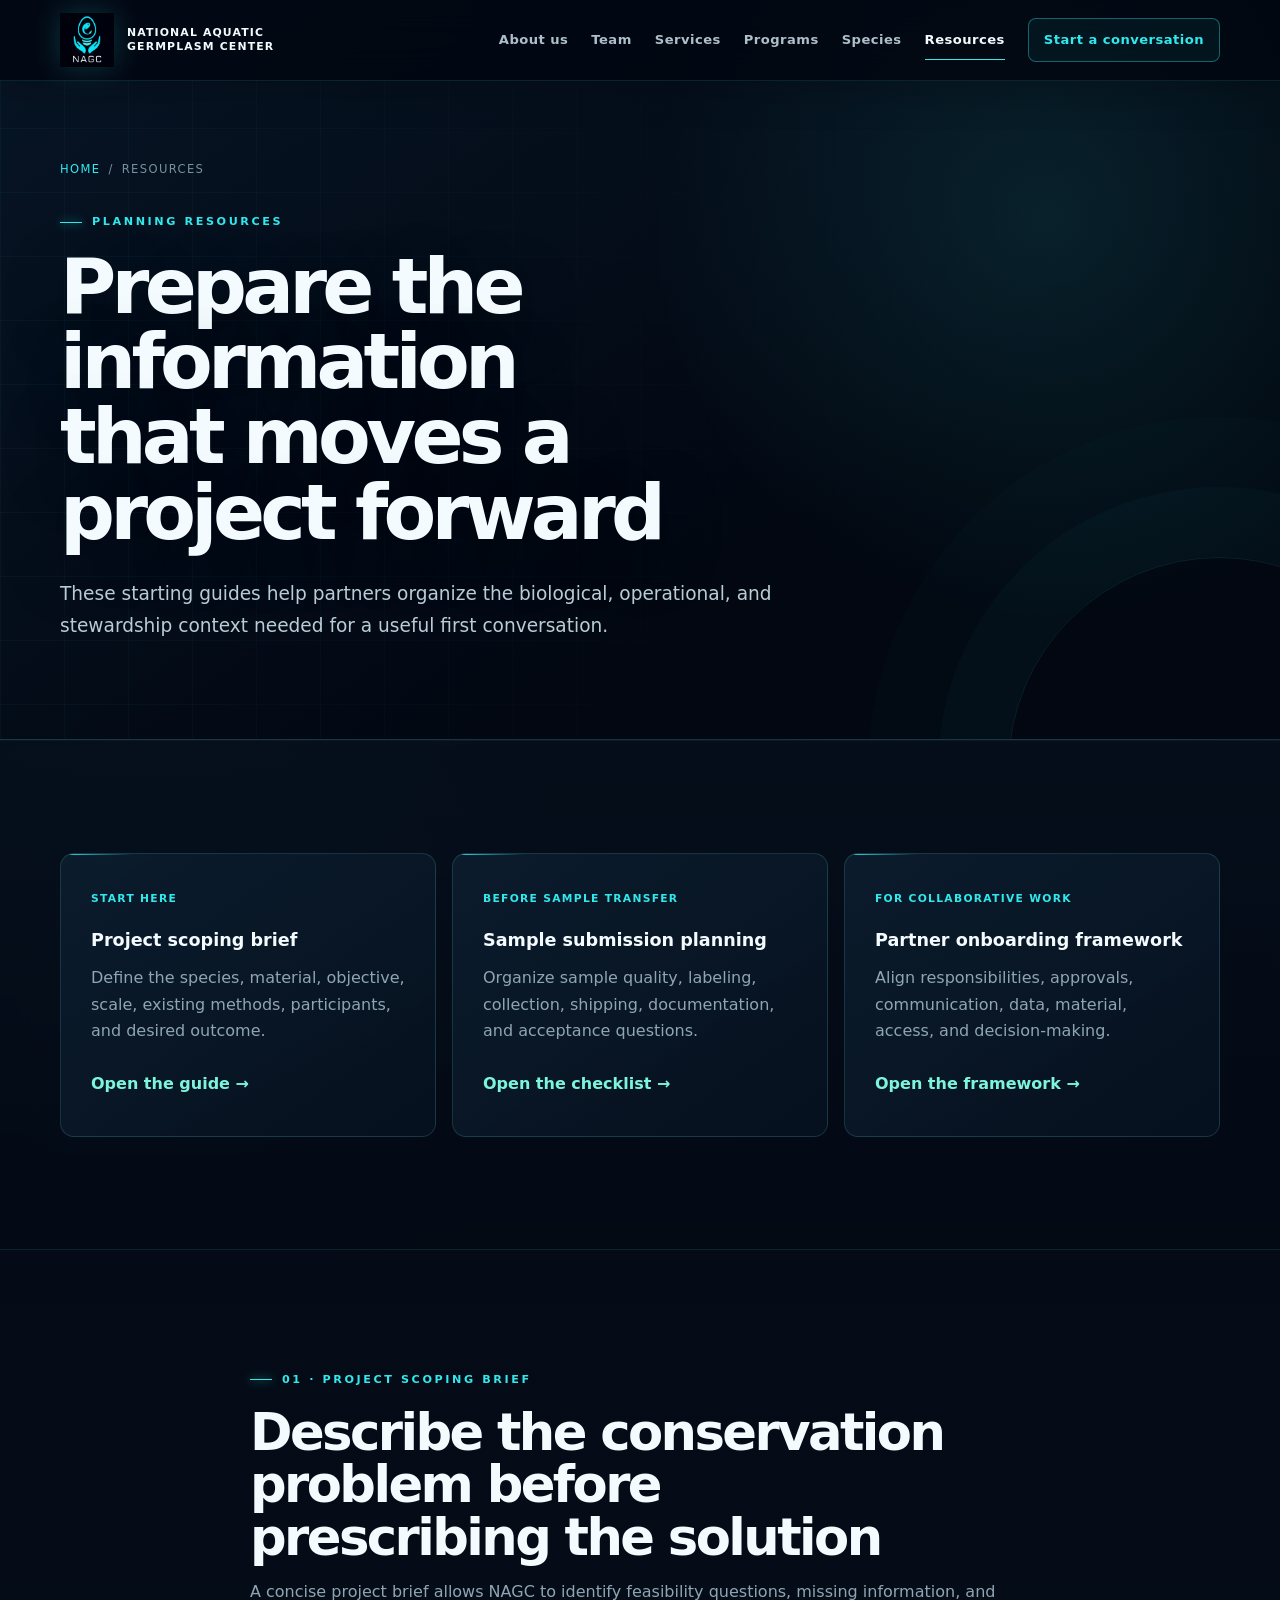
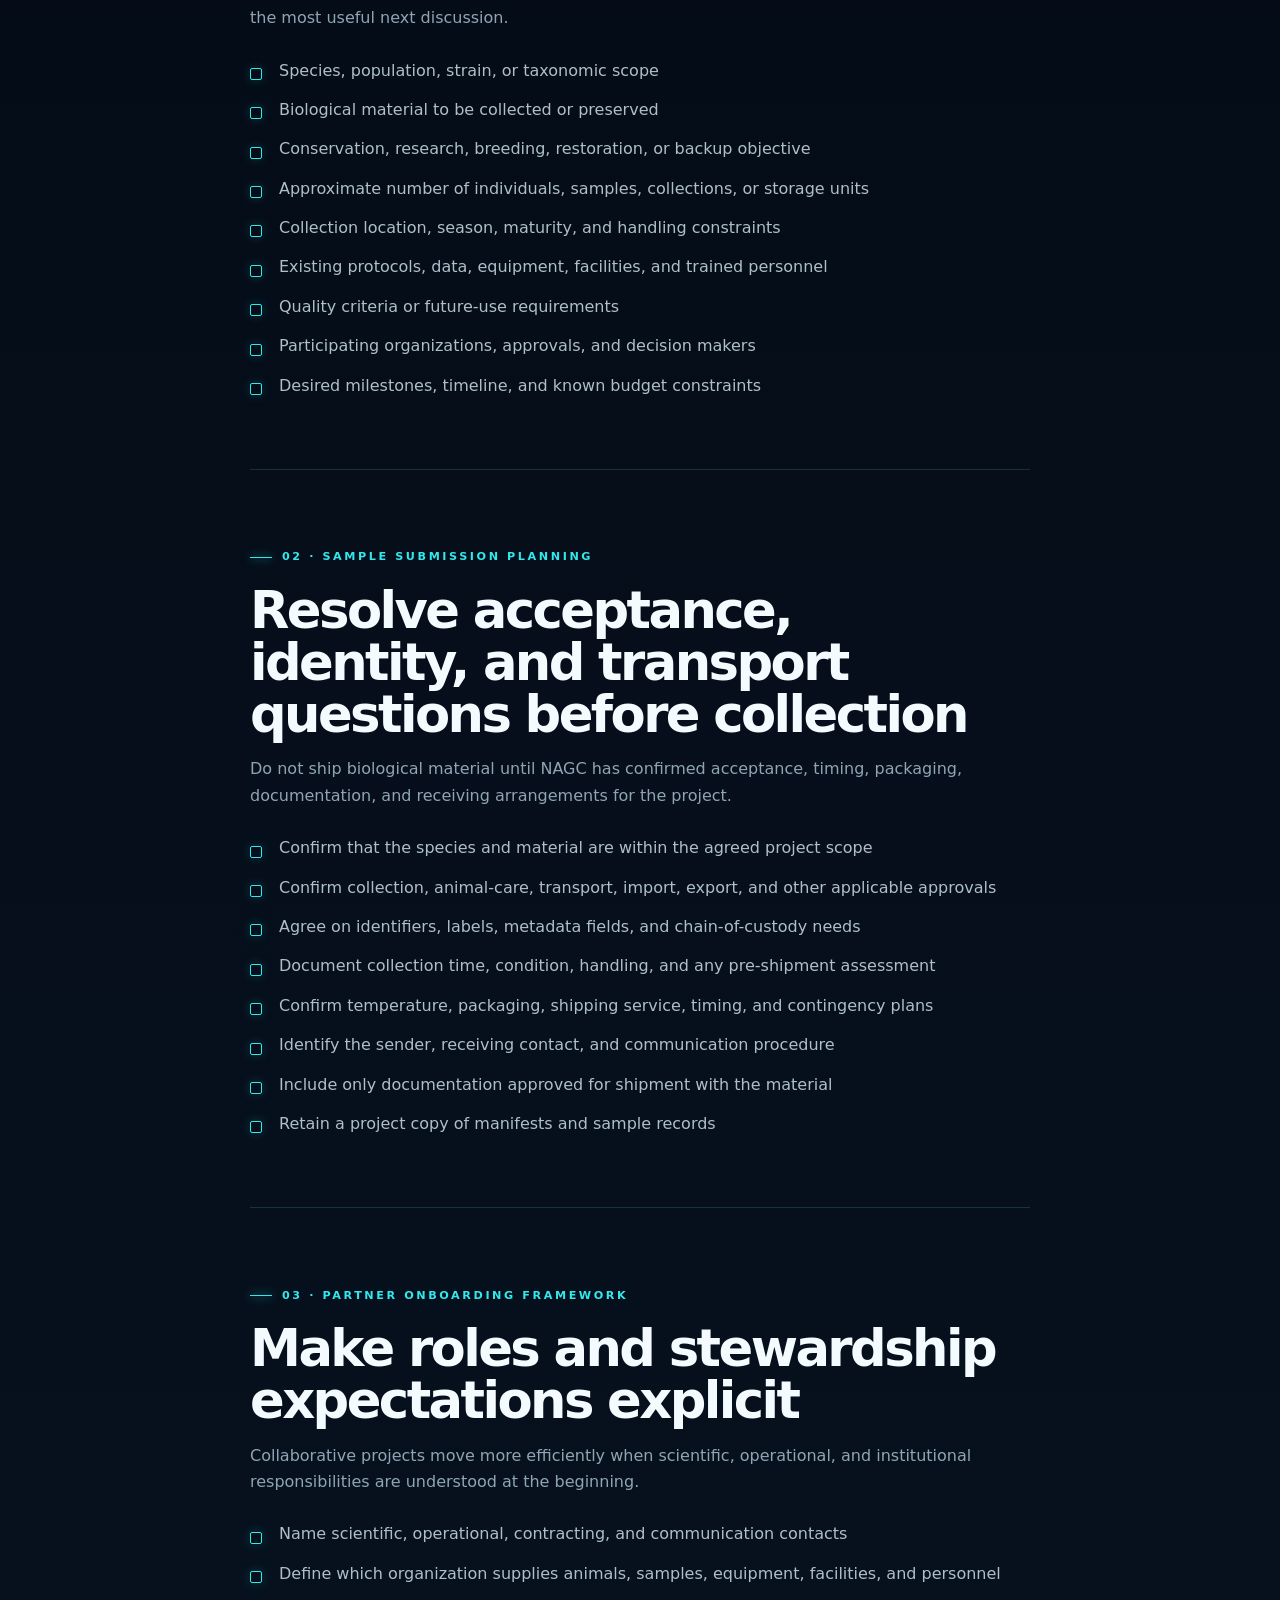
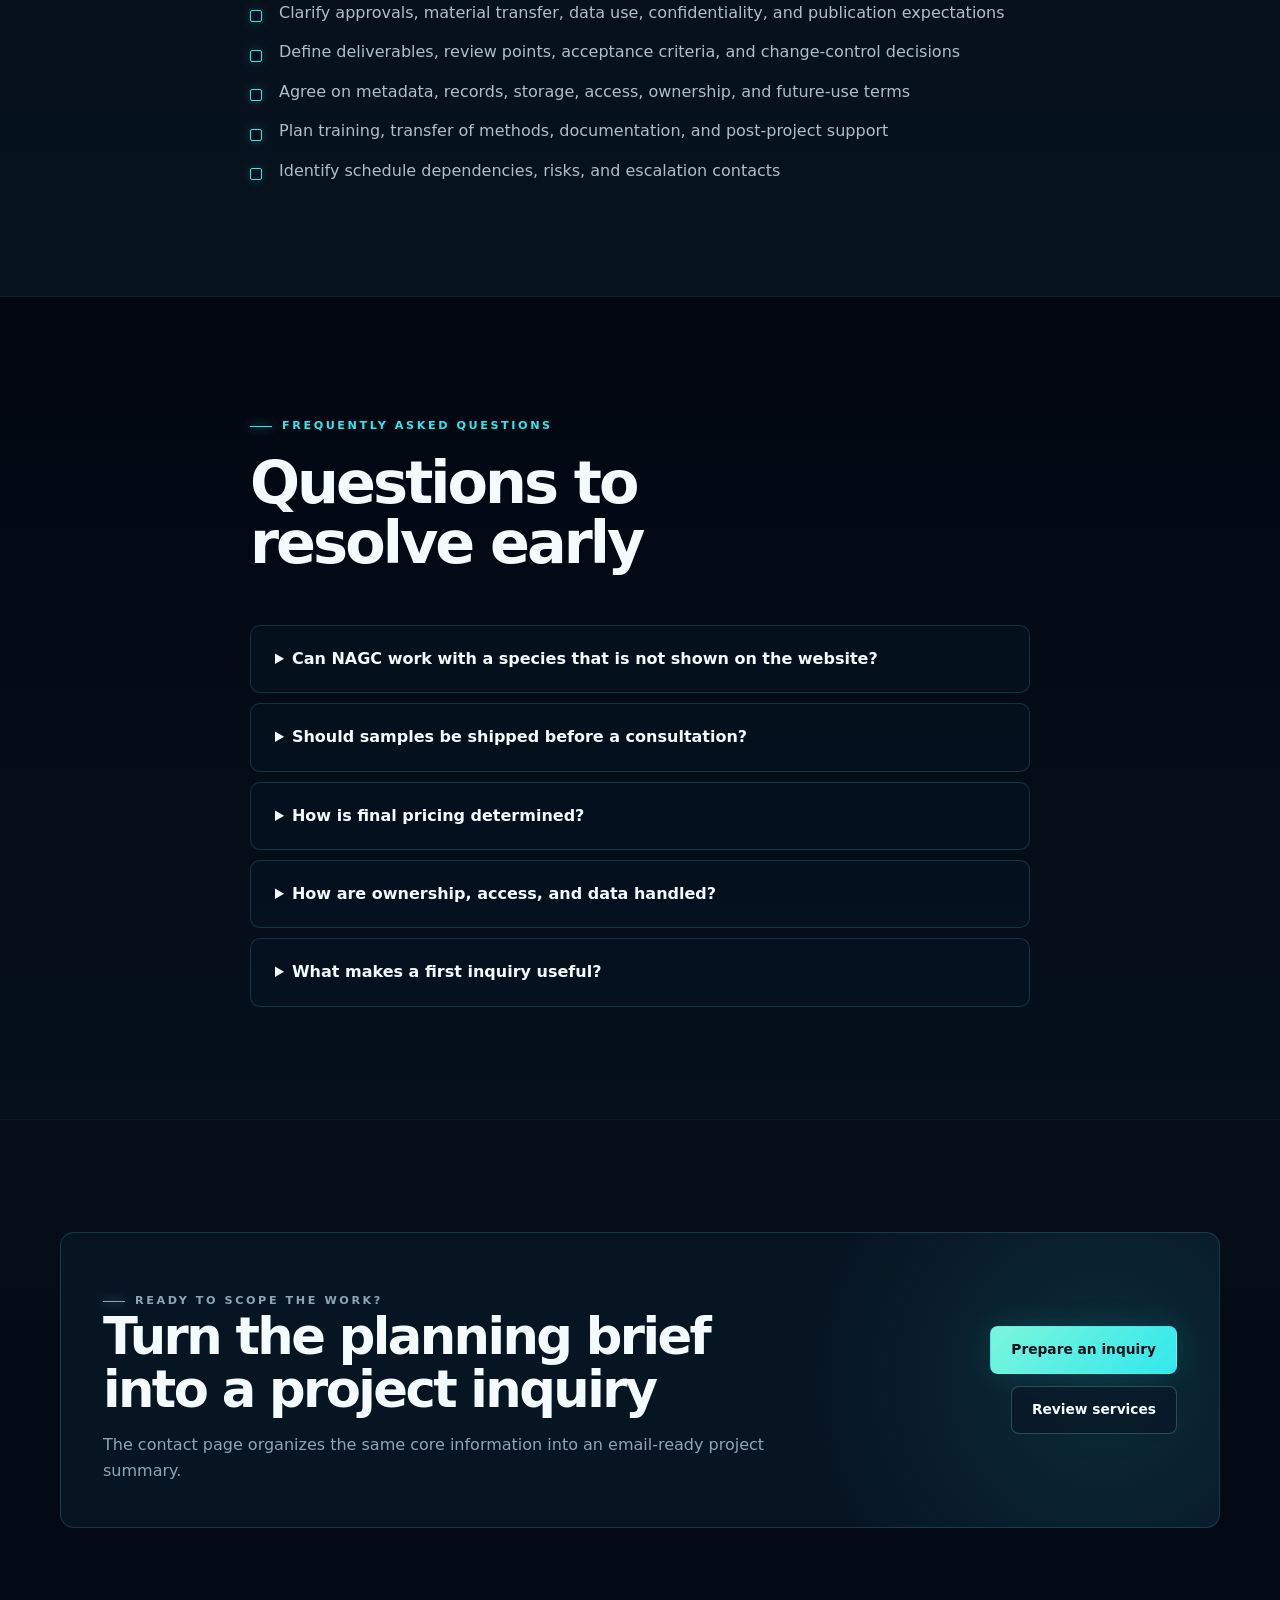
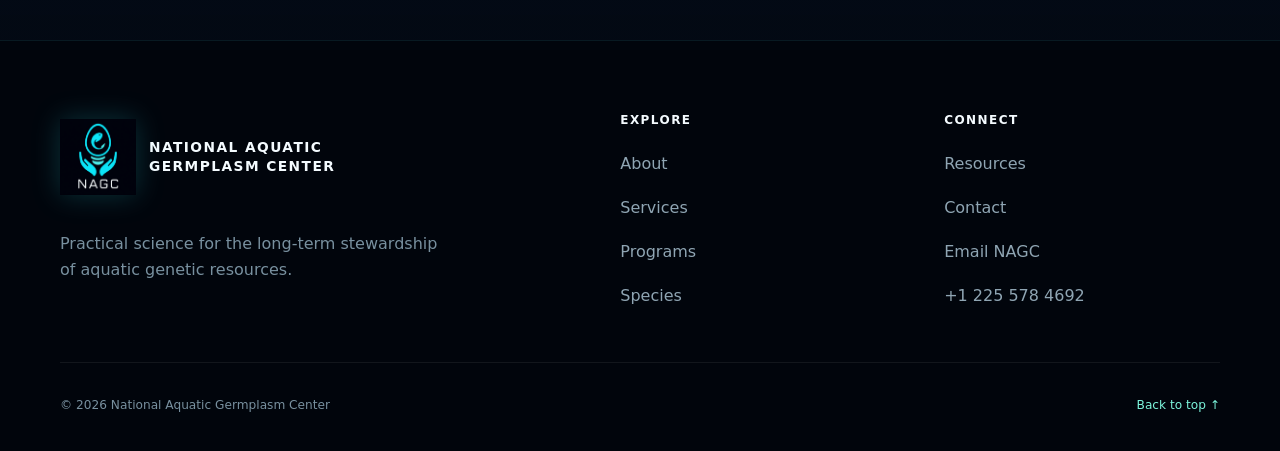
<file: resources.html>
<!doctype html>
<html lang="en">
<head>
  <meta charset="utf-8"><meta name="viewport" content="width=device-width, initial-scale=1">
  <title>Planning Resources | National Aquatic Germplasm Center</title>
  <meta name="description" content="Use NAGC planning guides for project scoping, sample submission, partner onboarding, and aquatic germplasm questions.">
  <meta name="theme-color" content="#020711"><link rel="canonical" href="https://nagc-website.vercel.app/resources">
  <meta property="og:type" content="website"><meta property="og:title" content="NAGC Planning Resources"><meta property="og:description" content="Practical guidance for scoping aquatic germplasm work."><meta property="og:url" content="https://nagc-website.vercel.app/resources"><meta property="og:image" content="https://nagc-website.vercel.app/assets/nagc-social-card.jpg">
  <meta name="twitter:card" content="summary_large_image"><meta name="twitter:title" content="NAGC Planning Resources"><meta name="twitter:description" content="Practical guidance for scoping aquatic germplasm work."><meta name="twitter:image" content="https://nagc-website.vercel.app/assets/nagc-social-card.jpg">
  <link rel="icon" href="/assets/nagc-logo-primary-dark.png" type="image/png"><link rel="stylesheet" href="/styles.css"><script src="/script.js" defer></script>
</head>
<body id="page-top">
  <a class="skip-link" href="#main">Skip to main content</a>
  <header class="site-header"><div class="shell nav-wrap">
    <a class="brand" href="/" aria-label="National Aquatic Germplasm Center home"><img class="brand-logo" src="/assets/nagc-logo-primary-dark.png" width="68" height="68" alt=""></a>
    <button class="nav-toggle" type="button" aria-expanded="false" aria-controls="site-nav"><span class="sr-only">Open navigation</span><span class="nav-lines" aria-hidden="true"><i></i><i></i><i></i></span></button>
    <nav id="site-nav" aria-label="Primary navigation"><a href="/about">About us</a><a href="/team">Team</a><a href="/services">Services</a><a href="/programs">Programs</a><a href="/species">Species</a><a href="/resources" aria-current="page">Resources</a><a class="nav-cta" href="/contact">Start a conversation</a></nav>
  </div></header>
  <main id="main">
    <section class="page-hero"><div class="shell">
      <nav class="breadcrumb" aria-label="Breadcrumb"><a href="/">Home</a><span aria-hidden="true">/</span><span>Resources</span></nav>
      <p class="eyebrow">Planning resources</p><h1>Prepare the information that moves a project forward</h1>
      <p class="hero-copy">These starting guides help partners organize the biological, operational, and stewardship context needed for a useful first conversation.</p>
    </div></section>

    <section class="section"><div class="shell card-grid">
      <article class="card"><span class="status">Start here</span><h3>Project scoping brief</h3><p>Define the species, material, objective, scale, existing methods, participants, and desired outcome.</p><a href="#project-brief">Open the guide →</a></article>
      <article class="card"><span class="status">Before sample transfer</span><h3>Sample submission planning</h3><p>Organize sample quality, labeling, collection, shipping, documentation, and acceptance questions.</p><a href="#sample-planning">Open the checklist →</a></article>
      <article class="card"><span class="status">For collaborative work</span><h3>Partner onboarding framework</h3><p>Align responsibilities, approvals, communication, data, material, access, and decision-making.</p><a href="#partner-onboarding">Open the framework →</a></article>
    </div></section>

    <section class="section alt"><div class="narrow">
      <article class="resource-detail" id="project-brief">
        <p class="eyebrow">01 · Project scoping brief</p><h2>Describe the conservation problem before prescribing the solution</h2>
        <p class="intro">A concise project brief allows NAGC to identify feasibility questions, missing information, and the most useful next discussion.</p>
        <ul class="checklist"><li>Species, population, strain, or taxonomic scope</li><li>Biological material to be collected or preserved</li><li>Conservation, research, breeding, restoration, or backup objective</li><li>Approximate number of individuals, samples, collections, or storage units</li><li>Collection location, season, maturity, and handling constraints</li><li>Existing protocols, data, equipment, facilities, and trained personnel</li><li>Quality criteria or future-use requirements</li><li>Participating organizations, approvals, and decision makers</li><li>Desired milestones, timeline, and known budget constraints</li></ul>
      </article>
      <article class="resource-detail" id="sample-planning">
        <p class="eyebrow">02 · Sample submission planning</p><h2>Resolve acceptance, identity, and transport questions before collection</h2>
        <p class="intro">Do not ship biological material until NAGC has confirmed acceptance, timing, packaging, documentation, and receiving arrangements for the project.</p>
        <ul class="checklist"><li>Confirm that the species and material are within the agreed project scope</li><li>Confirm collection, animal-care, transport, import, export, and other applicable approvals</li><li>Agree on identifiers, labels, metadata fields, and chain-of-custody needs</li><li>Document collection time, condition, handling, and any pre-shipment assessment</li><li>Confirm temperature, packaging, shipping service, timing, and contingency plans</li><li>Identify the sender, receiving contact, and communication procedure</li><li>Include only documentation approved for shipment with the material</li><li>Retain a project copy of manifests and sample records</li></ul>
      </article>
      <article class="resource-detail" id="partner-onboarding">
        <p class="eyebrow">03 · Partner onboarding framework</p><h2>Make roles and stewardship expectations explicit</h2>
        <p class="intro">Collaborative projects move more efficiently when scientific, operational, and institutional responsibilities are understood at the beginning.</p>
        <ul class="checklist"><li>Name scientific, operational, contracting, and communication contacts</li><li>Define which organization supplies animals, samples, equipment, facilities, and personnel</li><li>Clarify approvals, material transfer, data use, confidentiality, and publication expectations</li><li>Define deliverables, review points, acceptance criteria, and change-control decisions</li><li>Agree on metadata, records, storage, access, ownership, and future-use terms</li><li>Plan training, transfer of methods, documentation, and post-project support</li><li>Identify schedule dependencies, risks, and escalation contacts</li></ul>
      </article>
    </div></section>

    <section class="section deep"><div class="narrow section-heading"><p class="eyebrow">Frequently asked questions</p><h2>Questions to resolve early</h2></div>
      <div class="narrow faq">
        <details><summary>Can NAGC work with a species that is not shown on the website?</summary><p>Potentially. The species page presents representative examples rather than a complete inventory. Feasibility depends on the organism, material, objective, sample access, and technical evidence available.</p></details>
        <details><summary>Should samples be shipped before a consultation?</summary><p>No. Acceptance, schedule, packaging, documentation, receiving contacts, and applicable approvals should be confirmed before biological material is sent.</p></details>
        <details><summary>How is final pricing determined?</summary><p>Guide prices support early planning. Final fees depend on the agreed scope, sample volume, technical uncertainty, deliverables, travel, materials, schedule, and stewardship requirements.</p></details>
        <details><summary>How are ownership, access, and data handled?</summary><p>These terms should be defined in the written project agreement before work begins. Requirements vary by partner, material, funding, approvals, and intended future use.</p></details>
        <details><summary>What makes a first inquiry useful?</summary><p>Include the species, biological material, project stage, conservation objective, approximate scale, location, existing methods, participating organizations, and desired timeline.</p></details>
      </div>
    </section>

    <section class="section"><div class="shell link-panel"><div><p class="eyebrow">Ready to scope the work?</p><h2>Turn the planning brief into a project inquiry</h2><p>The contact page organizes the same core information into an email-ready project summary.</p></div><div class="button-row"><a class="button primary" href="/contact">Prepare an inquiry</a><a class="button secondary" href="/services">Review services</a></div></div></section>
  </main>
  <footer><div class="shell footer-grid"><div><a class="brand" href="/" aria-label="National Aquatic Germplasm Center home"><img class="brand-logo" src="/assets/nagc-logo-primary-dark.png" width="172" height="172" alt=""></a><p>Practical science for the long-term stewardship of aquatic genetic resources.</p></div><nav class="footer-column" aria-label="Explore"><strong>Explore</strong><a href="/about">About</a><a href="/services">Services</a><a href="/programs">Programs</a><a href="/species">Species</a></nav><nav class="footer-column" aria-label="Connect"><strong>Connect</strong><a href="/resources">Resources</a><a href="/contact">Contact</a><a href="mailto:contact@nationalaquatic.org">Email NAGC</a><a href="tel:+12255784692">+1 225 578 4692</a></nav></div><div class="shell footer-bottom"><span>© <span data-year></span> National Aquatic Germplasm Center</span><a href="#page-top">Back to top ↑</a></div></footer>
</body>
</html>
</file>
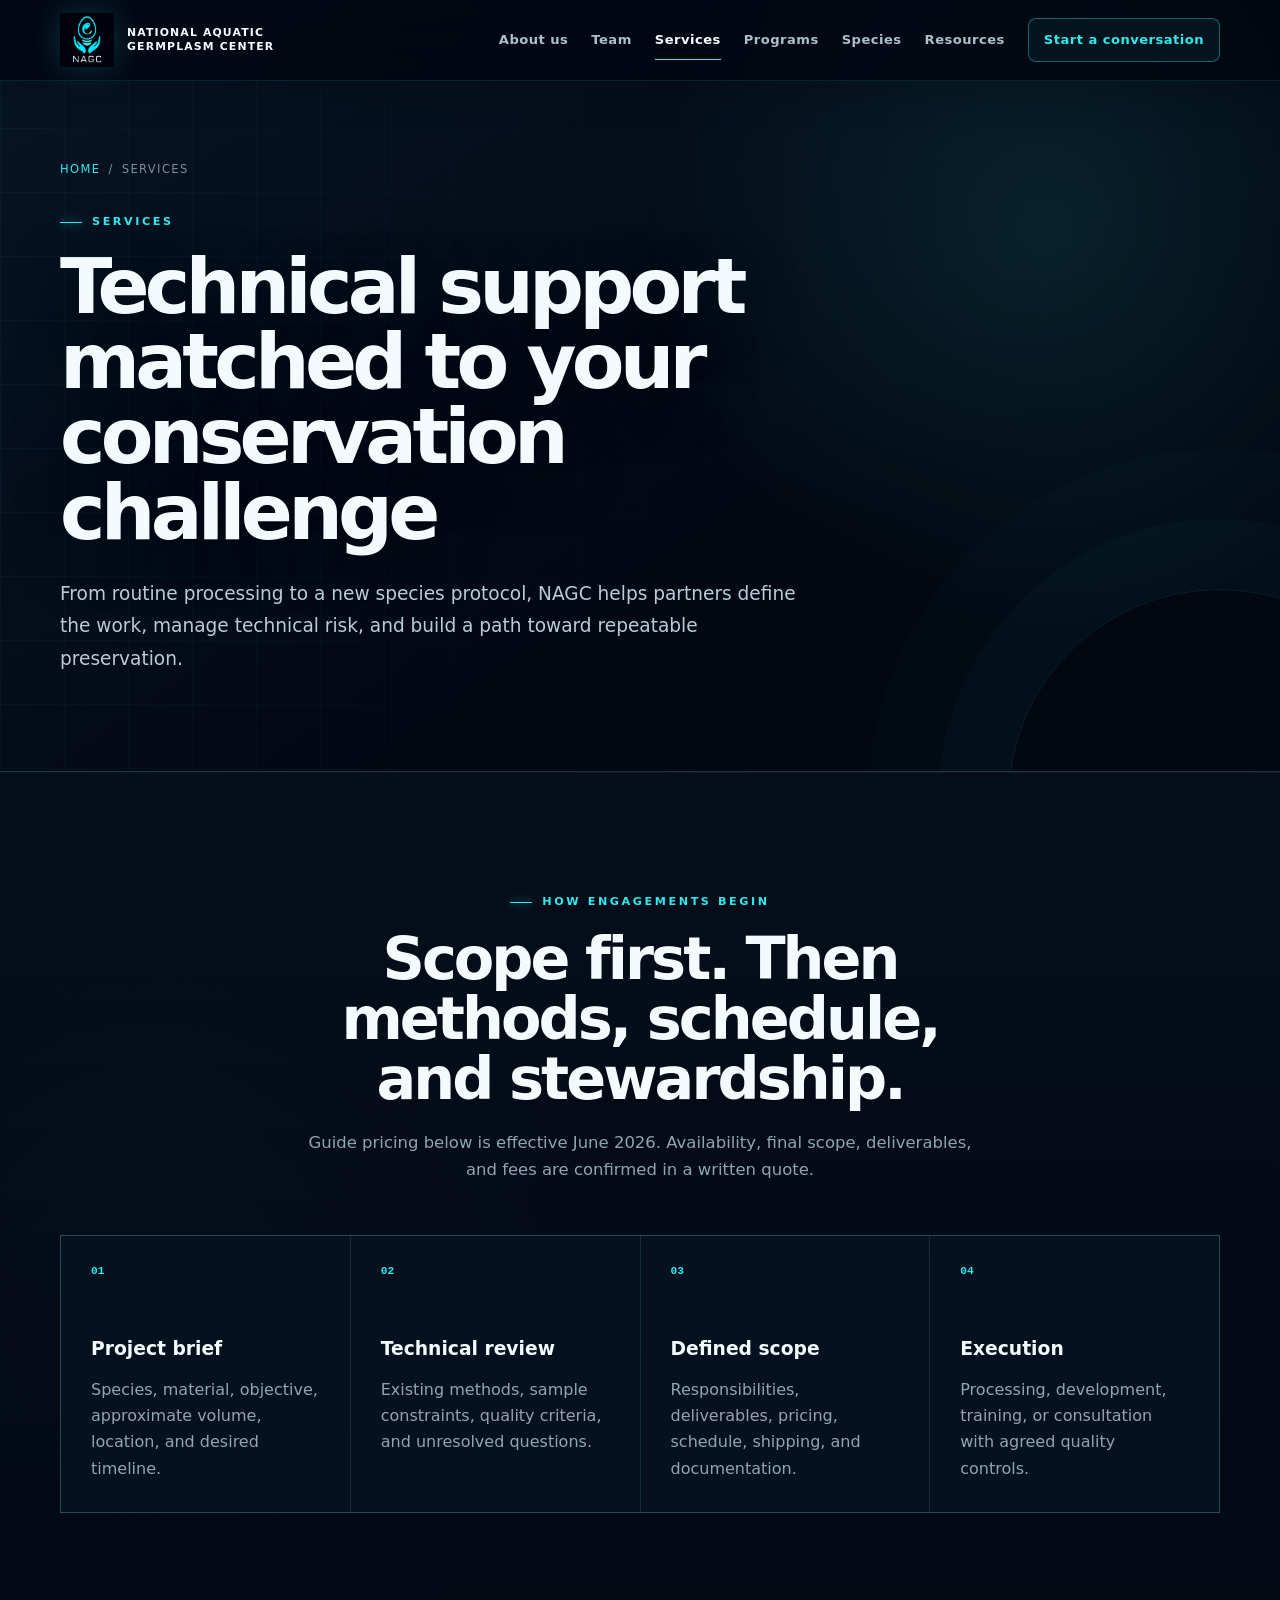
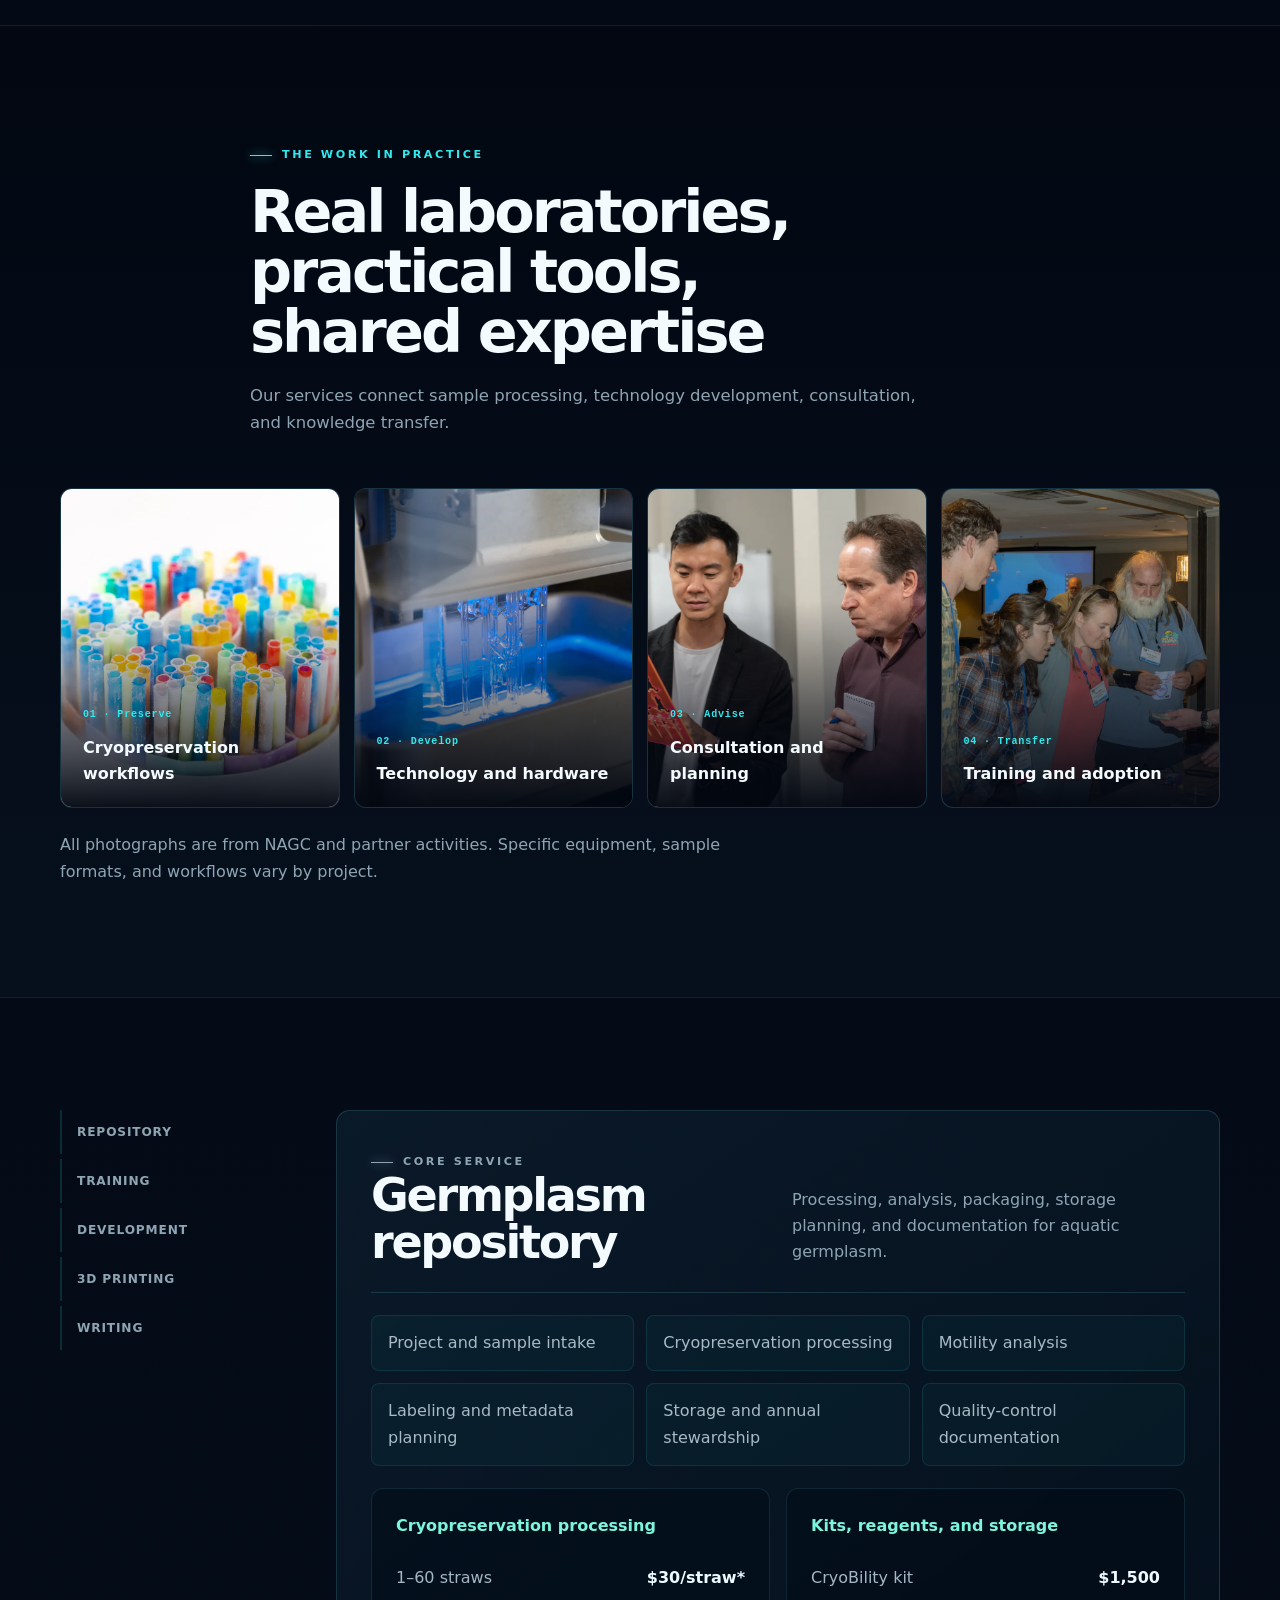
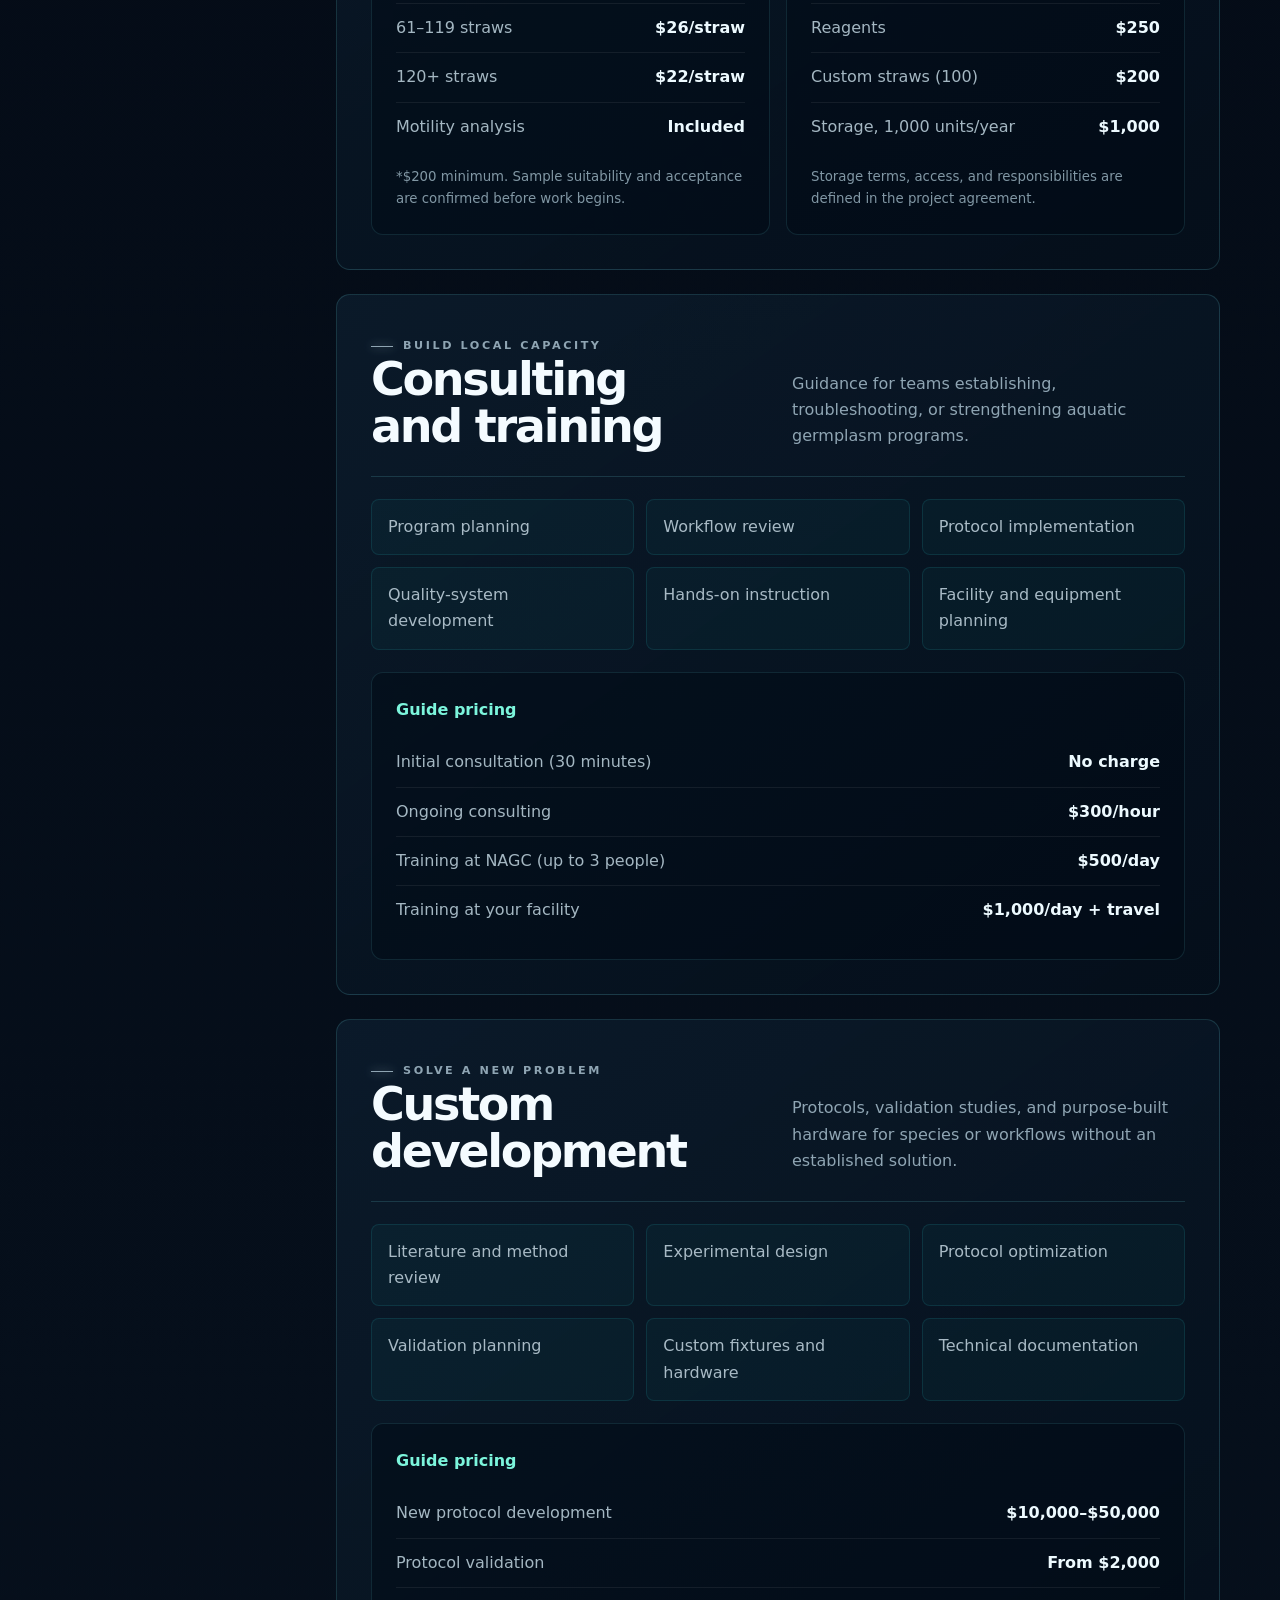
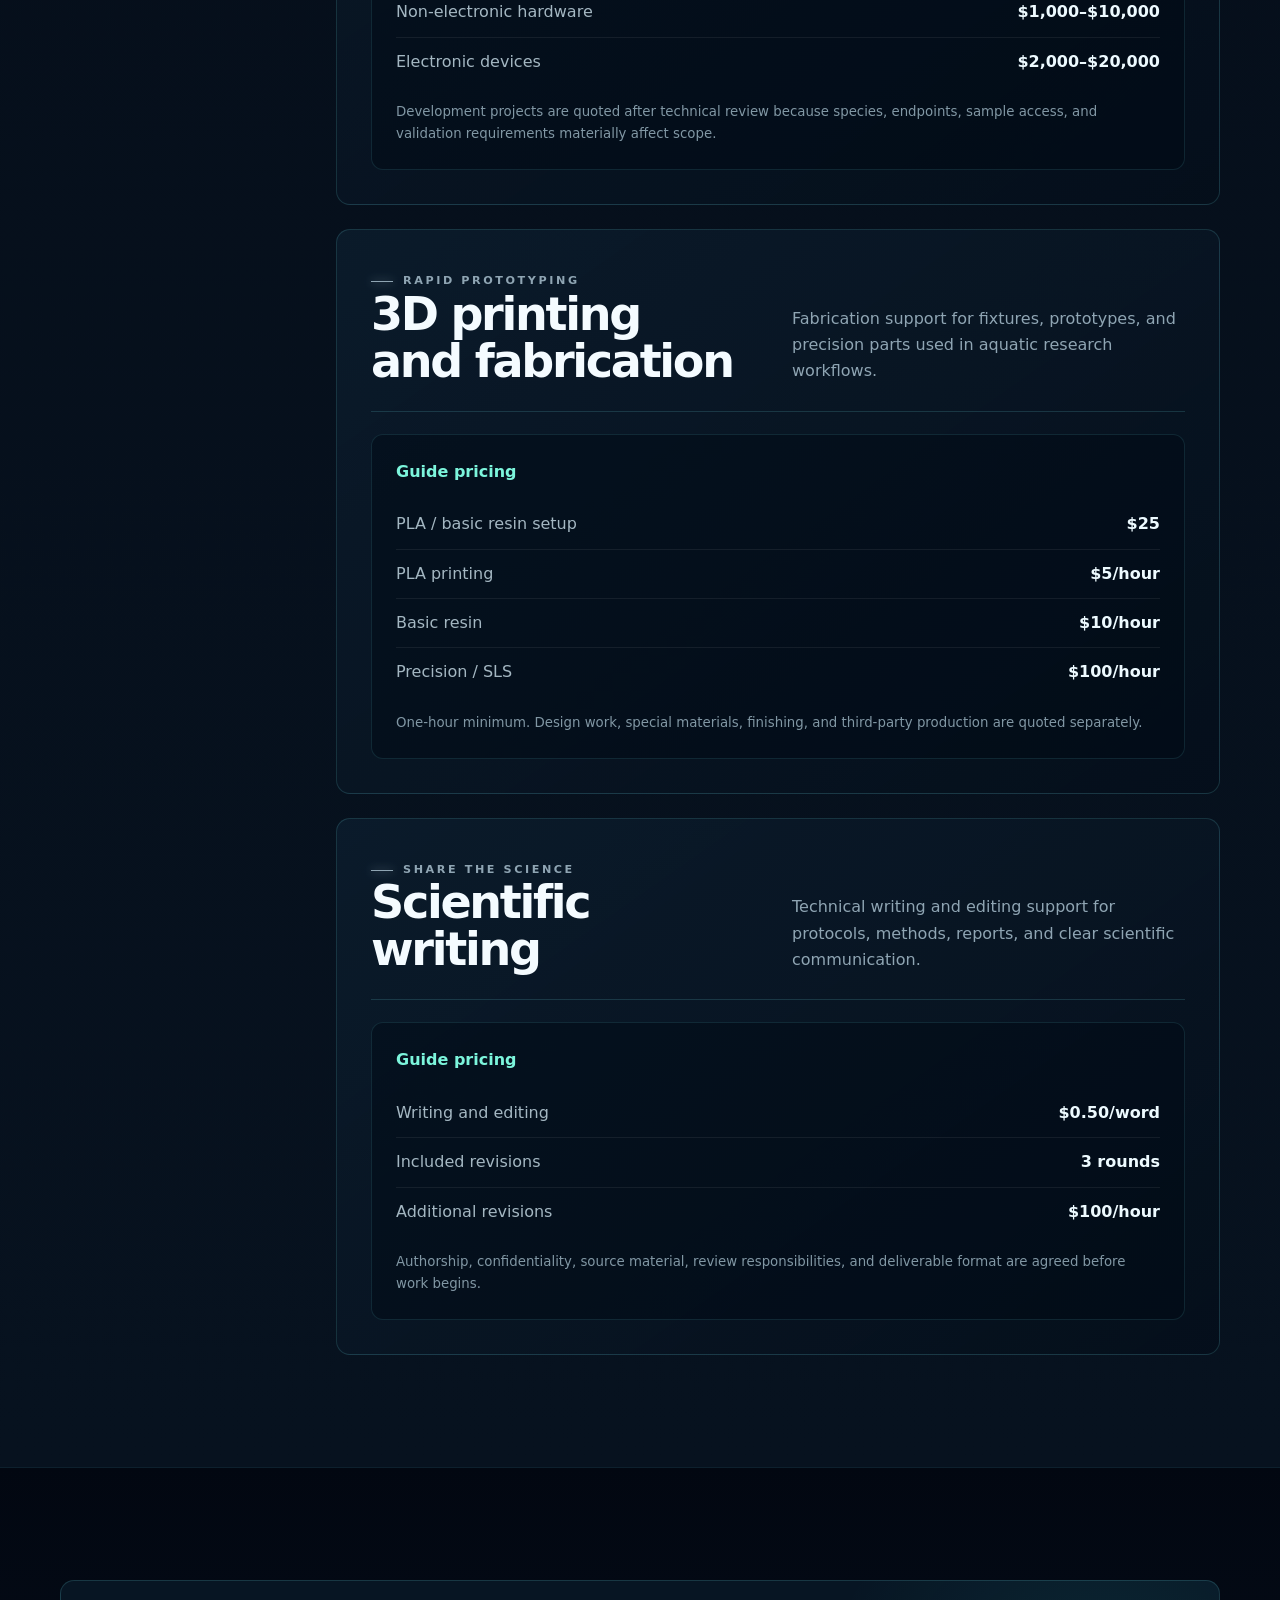
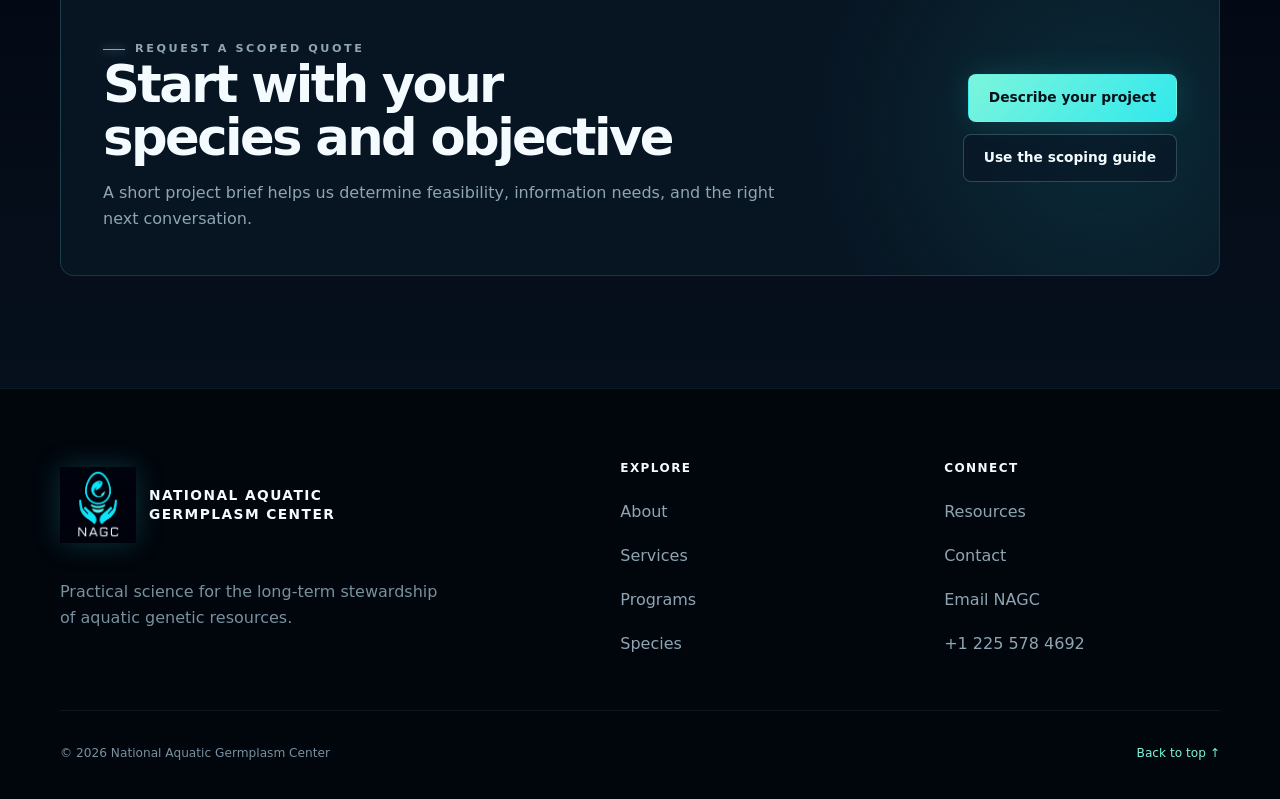
<file: services.html>
<!doctype html>
<html lang="en">
<head>
  <meta charset="utf-8"><meta name="viewport" content="width=device-width, initial-scale=1">
  <title>Services | National Aquatic Germplasm Center</title>
  <meta name="description" content="Explore NAGC repository, cryopreservation, consulting, training, custom development, fabrication, and scientific writing services.">
  <meta name="theme-color" content="#020711"><link rel="canonical" href="https://nagc-website.vercel.app/services">
  <meta property="og:type" content="website"><meta property="og:title" content="NAGC Services"><meta property="og:description" content="Technical support matched to aquatic conservation challenges."><meta property="og:url" content="https://nagc-website.vercel.app/services"><meta property="og:image" content="https://nagc-website.vercel.app/assets/nagc-social-card.jpg">
  <meta name="twitter:card" content="summary_large_image"><meta name="twitter:title" content="NAGC Services"><meta name="twitter:description" content="Technical support matched to aquatic conservation challenges."><meta name="twitter:image" content="https://nagc-website.vercel.app/assets/nagc-social-card.jpg">
  <link rel="icon" href="/assets/nagc-logo-primary-dark.png" type="image/png"><link rel="stylesheet" href="/styles.css"><script src="/script.js" defer></script>
</head>
<body id="page-top">
  <a class="skip-link" href="#main">Skip to main content</a>
  <header class="site-header"><div class="shell nav-wrap">
    <a class="brand" href="/" aria-label="National Aquatic Germplasm Center home"><img class="brand-logo" src="/assets/nagc-logo-primary-dark.png" width="68" height="68" alt=""></a>
    <button class="nav-toggle" type="button" aria-expanded="false" aria-controls="site-nav"><span class="sr-only">Open navigation</span><span class="nav-lines" aria-hidden="true"><i></i><i></i><i></i></span></button>
    <nav id="site-nav" aria-label="Primary navigation"><a href="/about">About us</a><a href="/team">Team</a><a href="/services" aria-current="page">Services</a><a href="/programs">Programs</a><a href="/species">Species</a><a href="/resources">Resources</a><a class="nav-cta" href="/contact">Start a conversation</a></nav>
  </div></header>
  <main id="main">
    <section class="page-hero"><div class="shell">
      <nav class="breadcrumb" aria-label="Breadcrumb"><a href="/">Home</a><span aria-hidden="true">/</span><span>Services</span></nav>
      <p class="eyebrow">Services</p><h1>Technical support matched to your conservation challenge</h1>
      <p class="hero-copy">From routine processing to a new species protocol, NAGC helps partners define the work, manage technical risk, and build a path toward repeatable preservation.</p>
    </div></section>

    <section class="section"><div class="shell section-heading center"><p class="eyebrow">How engagements begin</p><h2>Scope first. Then methods, schedule, and stewardship.</h2><p>Guide pricing below is effective June 2026. Availability, final scope, deliverables, and fees are confirmed in a written quote.</p></div>
      <div class="shell pathway">
        <article><b>01</b><h3>Project brief</h3><p>Species, material, objective, approximate volume, location, and desired timeline.</p></article>
        <article><b>02</b><h3>Technical review</h3><p>Existing methods, sample constraints, quality criteria, and unresolved questions.</p></article>
        <article><b>03</b><h3>Defined scope</h3><p>Responsibilities, deliverables, pricing, schedule, shipping, and documentation.</p></article>
        <article><b>04</b><h3>Execution</h3><p>Processing, development, training, or consultation with agreed quality controls.</p></article>
      </div>
    </section>

    <section class="section deep"><div class="shell section-heading"><p class="eyebrow">The work in practice</p><h2>Real laboratories, practical tools, shared expertise</h2><p>Our services connect sample processing, technology development, consultation, and knowledge transfer.</p></div>
      <div class="shell practice-grid">
        <article class="practice-card"><img src="/assets/media/cryopreservation.webp" width="1400" height="900" loading="lazy" alt="Cryogenic straws organized for aquatic germplasm preservation"><div><span>01 · Preserve</span><h3>Cryopreservation workflows</h3></div></article>
        <article class="practice-card"><img src="/assets/media/technology-development.webp" width="1400" height="900" loading="lazy" alt="Laboratory fabrication and device development for cryopreservation"><div><span>02 · Develop</span><h3>Technology and hardware</h3></div></article>
        <article class="practice-card"><img src="/assets/media/consultation.webp" width="1400" height="900" loading="lazy" alt="NAGC specialist discussing fabricated research components with a collaborator"><div><span>03 · Advise</span><h3>Consultation and planning</h3></div></article>
        <article class="practice-card"><img src="/assets/media/training.webp" width="1400" height="900" loading="lazy" alt="Hands-on aquatic research technology training session"><div><span>04 · Transfer</span><h3>Training and adoption</h3></div></article>
      </div>
      <div class="shell"><p class="practice-note">All photographs are from NAGC and partner activities. Specific equipment, sample formats, and workflows vary by project.</p></div>
    </section>

    <section class="section alt"><div class="shell service-index">
      <nav class="service-nav" aria-label="Service categories"><a href="#repository">Repository</a><a href="#consulting">Training</a><a href="#development">Development</a><a href="#printing">3D printing</a><a href="#writing">Writing</a></nav>
      <div class="service-groups">
        <article class="service-group" id="repository">
          <header><div><p class="eyebrow">Core service</p><h2>Germplasm repository</h2></div><p>Processing, analysis, packaging, storage planning, and documentation for aquatic germplasm.</p></header>
          <ul class="scope-list"><li>Project and sample intake</li><li>Cryopreservation processing</li><li>Motility analysis</li><li>Labeling and metadata planning</li><li>Storage and annual stewardship</li><li>Quality-control documentation</li></ul>
          <div class="price-grid">
            <div class="price-card"><h3>Cryopreservation processing</h3><dl><div><dt>1–60 straws</dt><dd>$30/straw*</dd></div><div><dt>61–119 straws</dt><dd>$26/straw</dd></div><div><dt>120+ straws</dt><dd>$22/straw</dd></div><div><dt>Motility analysis</dt><dd>Included</dd></div></dl><small>*$200 minimum. Sample suitability and acceptance are confirmed before work begins.</small></div>
            <div class="price-card"><h3>Kits, reagents, and storage</h3><dl><div><dt>CryoBility kit</dt><dd>$1,500</dd></div><div><dt>Reagents</dt><dd>$250</dd></div><div><dt>Custom straws (100)</dt><dd>$200</dd></div><div><dt>Storage, 1,000 units/year</dt><dd>$1,000</dd></div></dl><small>Storage terms, access, and responsibilities are defined in the project agreement.</small></div>
          </div>
        </article>

        <article class="service-group" id="consulting">
          <header><div><p class="eyebrow">Build local capacity</p><h2>Consulting and training</h2></div><p>Guidance for teams establishing, troubleshooting, or strengthening aquatic germplasm programs.</p></header>
          <ul class="scope-list"><li>Program planning</li><li>Workflow review</li><li>Protocol implementation</li><li>Quality-system development</li><li>Hands-on instruction</li><li>Facility and equipment planning</li></ul>
          <div class="price-grid"><div class="price-card wide"><h3>Guide pricing</h3><dl><div><dt>Initial consultation (30 minutes)</dt><dd>No charge</dd></div><div><dt>Ongoing consulting</dt><dd>$300/hour</dd></div><div><dt>Training at NAGC (up to 3 people)</dt><dd>$500/day</dd></div><div><dt>Training at your facility</dt><dd>$1,000/day + travel</dd></div></dl></div></div>
        </article>

        <article class="service-group" id="development">
          <header><div><p class="eyebrow">Solve a new problem</p><h2>Custom development</h2></div><p>Protocols, validation studies, and purpose-built hardware for species or workflows without an established solution.</p></header>
          <ul class="scope-list"><li>Literature and method review</li><li>Experimental design</li><li>Protocol optimization</li><li>Validation planning</li><li>Custom fixtures and hardware</li><li>Technical documentation</li></ul>
          <div class="price-grid"><div class="price-card wide"><h3>Guide pricing</h3><dl><div><dt>New protocol development</dt><dd>$10,000–$50,000</dd></div><div><dt>Protocol validation</dt><dd>From $2,000</dd></div><div><dt>Non-electronic hardware</dt><dd>$1,000–$10,000</dd></div><div><dt>Electronic devices</dt><dd>$2,000–$20,000</dd></div></dl><small>Development projects are quoted after technical review because species, endpoints, sample access, and validation requirements materially affect scope.</small></div></div>
        </article>

        <article class="service-group" id="printing">
          <header><div><p class="eyebrow">Rapid prototyping</p><h2>3D printing and fabrication</h2></div><p>Fabrication support for fixtures, prototypes, and precision parts used in aquatic research workflows.</p></header>
          <div class="price-grid"><div class="price-card wide"><h3>Guide pricing</h3><dl><div><dt>PLA / basic resin setup</dt><dd>$25</dd></div><div><dt>PLA printing</dt><dd>$5/hour</dd></div><div><dt>Basic resin</dt><dd>$10/hour</dd></div><div><dt>Precision / SLS</dt><dd>$100/hour</dd></div></dl><small>One-hour minimum. Design work, special materials, finishing, and third-party production are quoted separately.</small></div></div>
        </article>

        <article class="service-group" id="writing">
          <header><div><p class="eyebrow">Share the science</p><h2>Scientific writing</h2></div><p>Technical writing and editing support for protocols, methods, reports, and clear scientific communication.</p></header>
          <div class="price-grid"><div class="price-card wide"><h3>Guide pricing</h3><dl><div><dt>Writing and editing</dt><dd>$0.50/word</dd></div><div><dt>Included revisions</dt><dd>3 rounds</dd></div><div><dt>Additional revisions</dt><dd>$100/hour</dd></div></dl><small>Authorship, confidentiality, source material, review responsibilities, and deliverable format are agreed before work begins.</small></div></div>
        </article>
      </div>
    </div></section>

    <section class="section deep"><div class="shell link-panel"><div><p class="eyebrow">Request a scoped quote</p><h2>Start with your species and objective</h2><p>A short project brief helps us determine feasibility, information needs, and the right next conversation.</p></div><div class="button-row"><a class="button primary" href="/contact">Describe your project</a><a class="button secondary" href="/resources#project-brief">Use the scoping guide</a></div></div></section>
  </main>
  <footer><div class="shell footer-grid"><div><a class="brand" href="/" aria-label="National Aquatic Germplasm Center home"><img class="brand-logo" src="/assets/nagc-logo-primary-dark.png" width="172" height="172" alt=""></a><p>Practical science for the long-term stewardship of aquatic genetic resources.</p></div><nav class="footer-column" aria-label="Explore"><strong>Explore</strong><a href="/about">About</a><a href="/services">Services</a><a href="/programs">Programs</a><a href="/species">Species</a></nav><nav class="footer-column" aria-label="Connect"><strong>Connect</strong><a href="/resources">Resources</a><a href="/contact">Contact</a><a href="mailto:contact@nationalaquatic.org">Email NAGC</a><a href="tel:+12255784692">+1 225 578 4692</a></nav></div><div class="shell footer-bottom"><span>© <span data-year></span> National Aquatic Germplasm Center</span><a href="#page-top">Back to top ↑</a></div></footer>
</body>
</html>
</file>
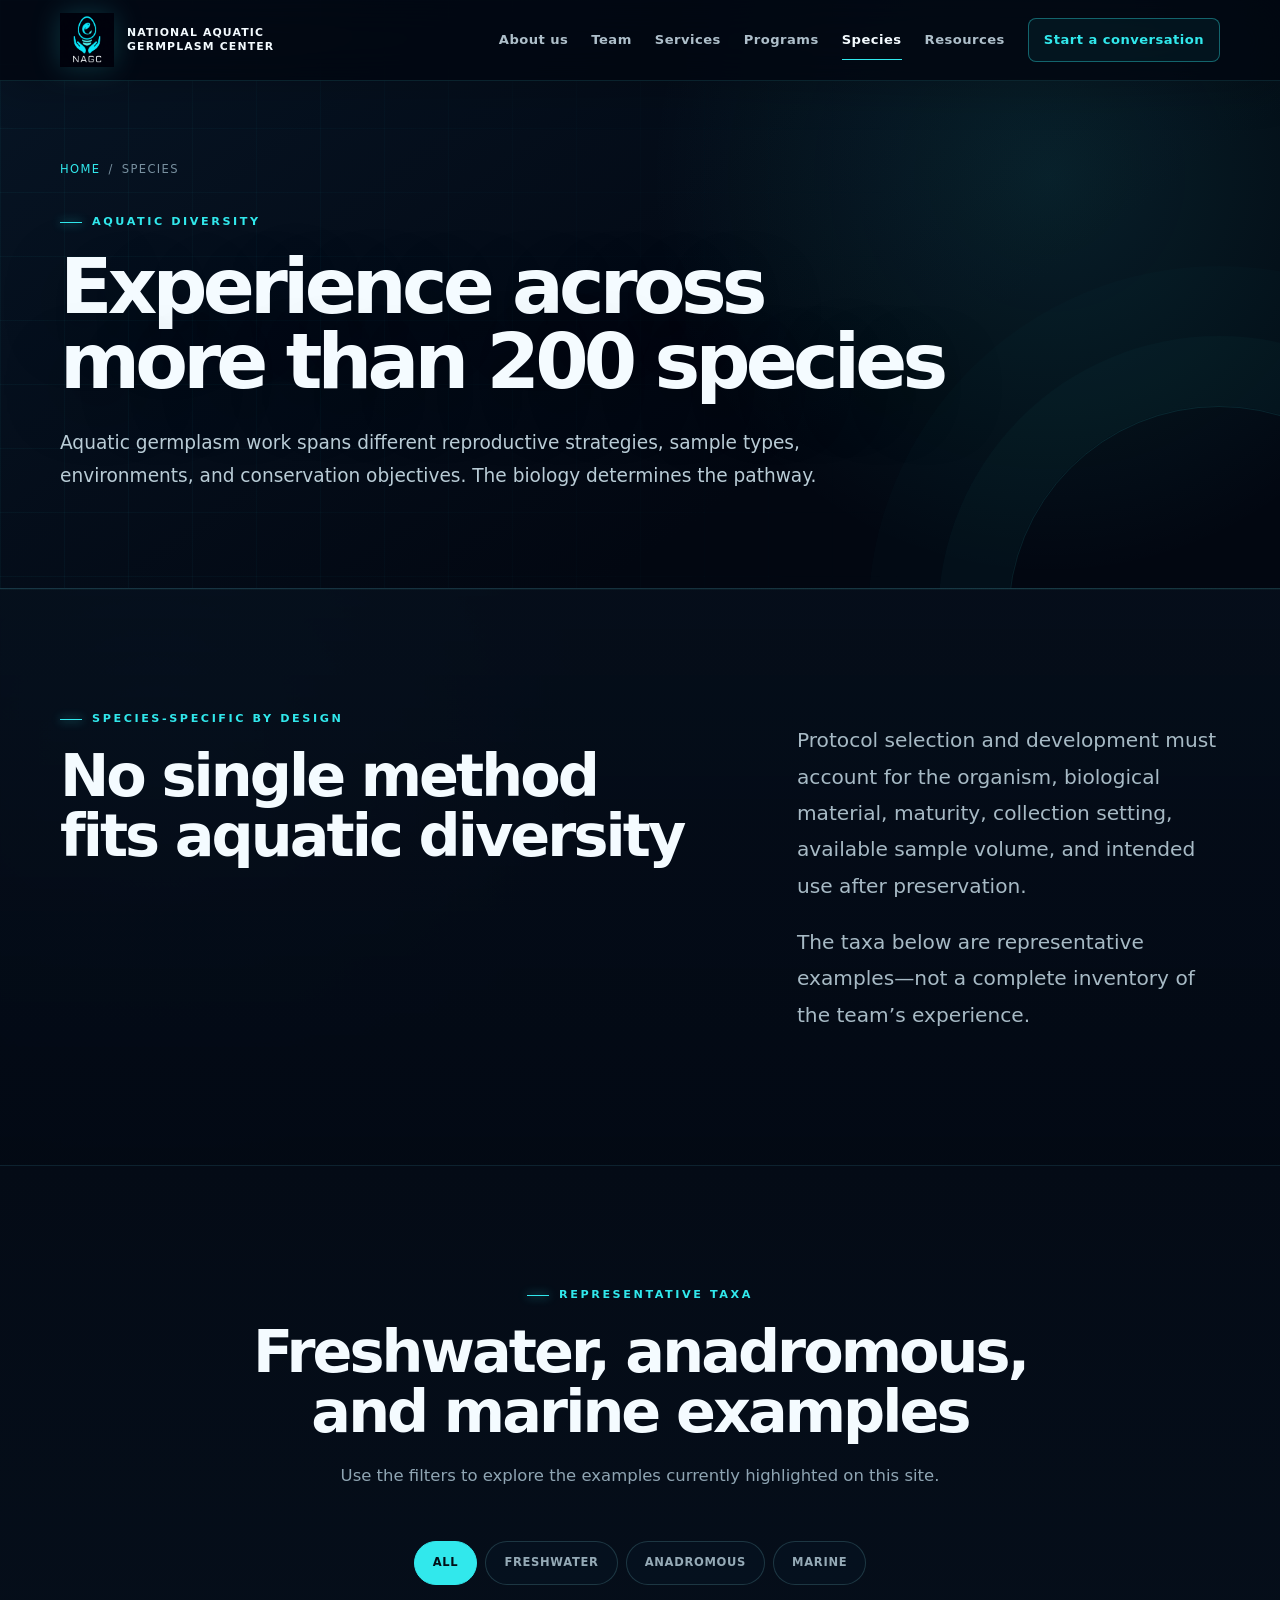
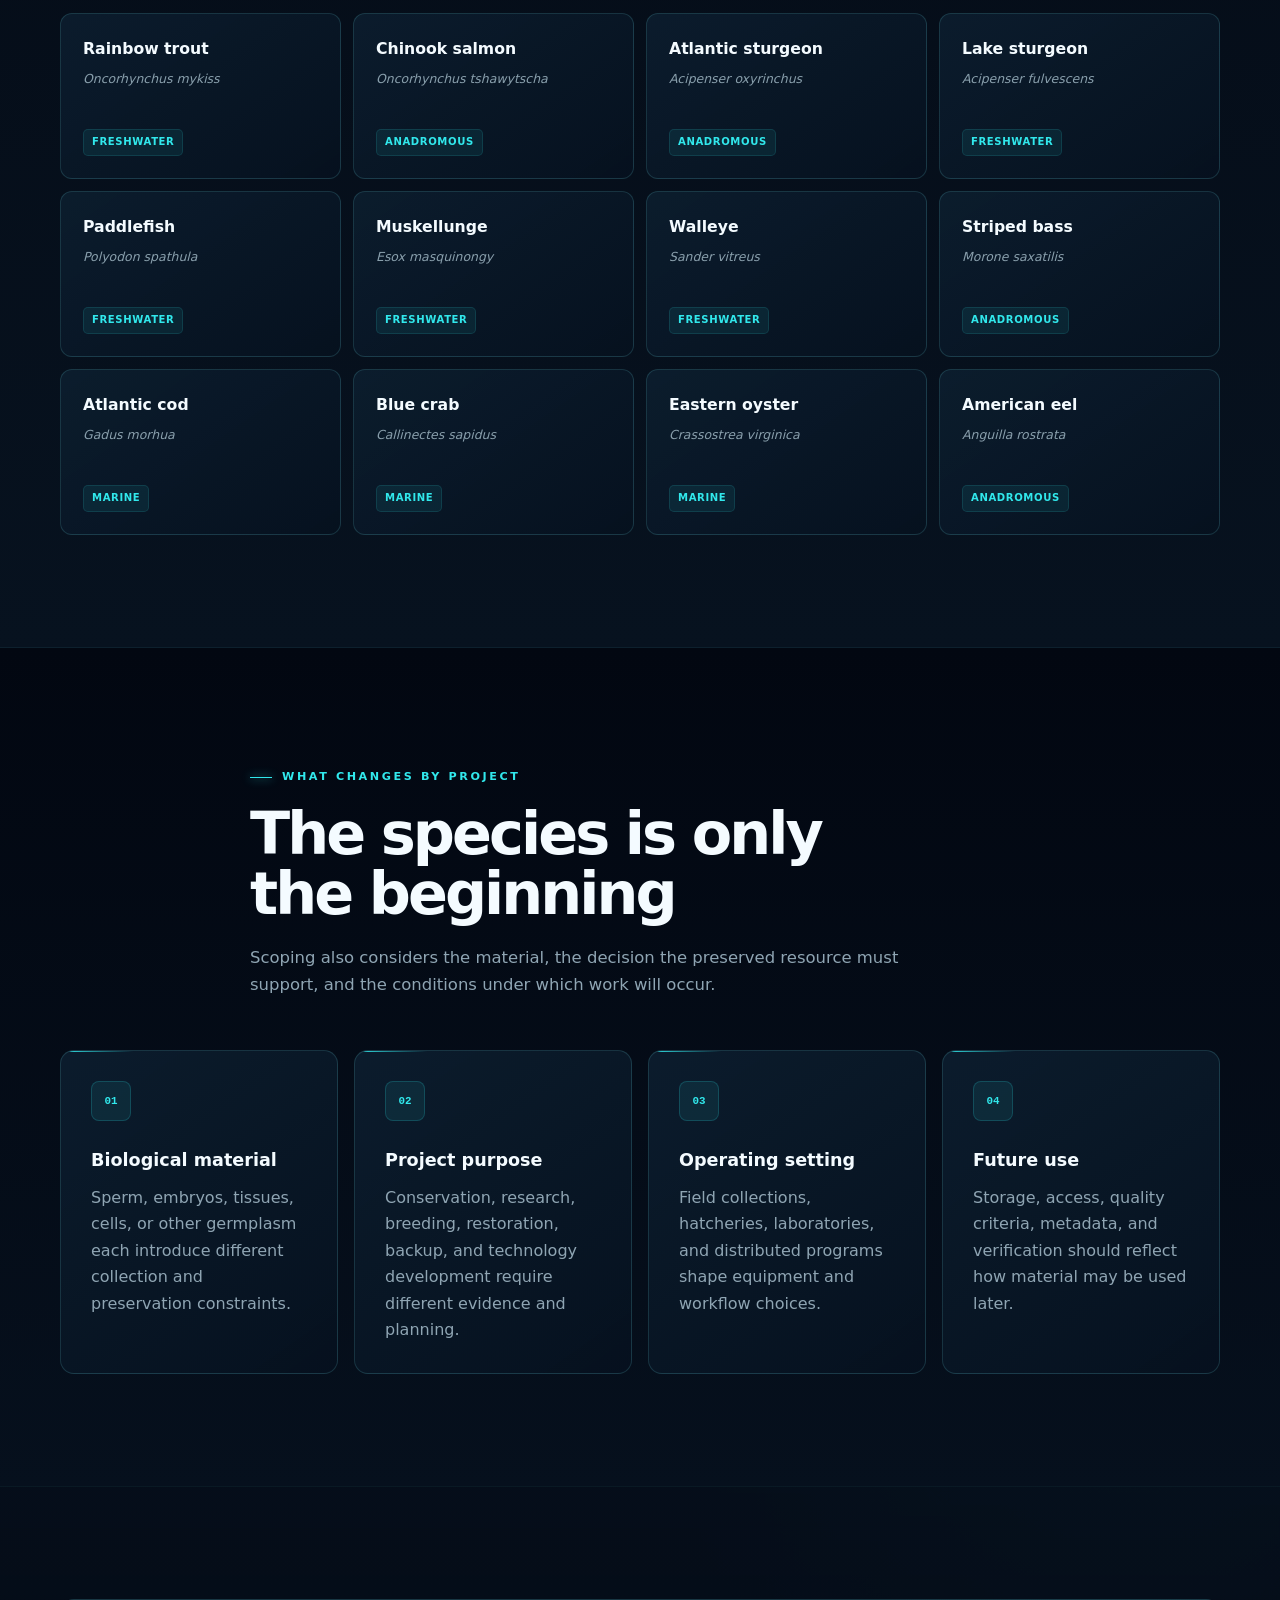
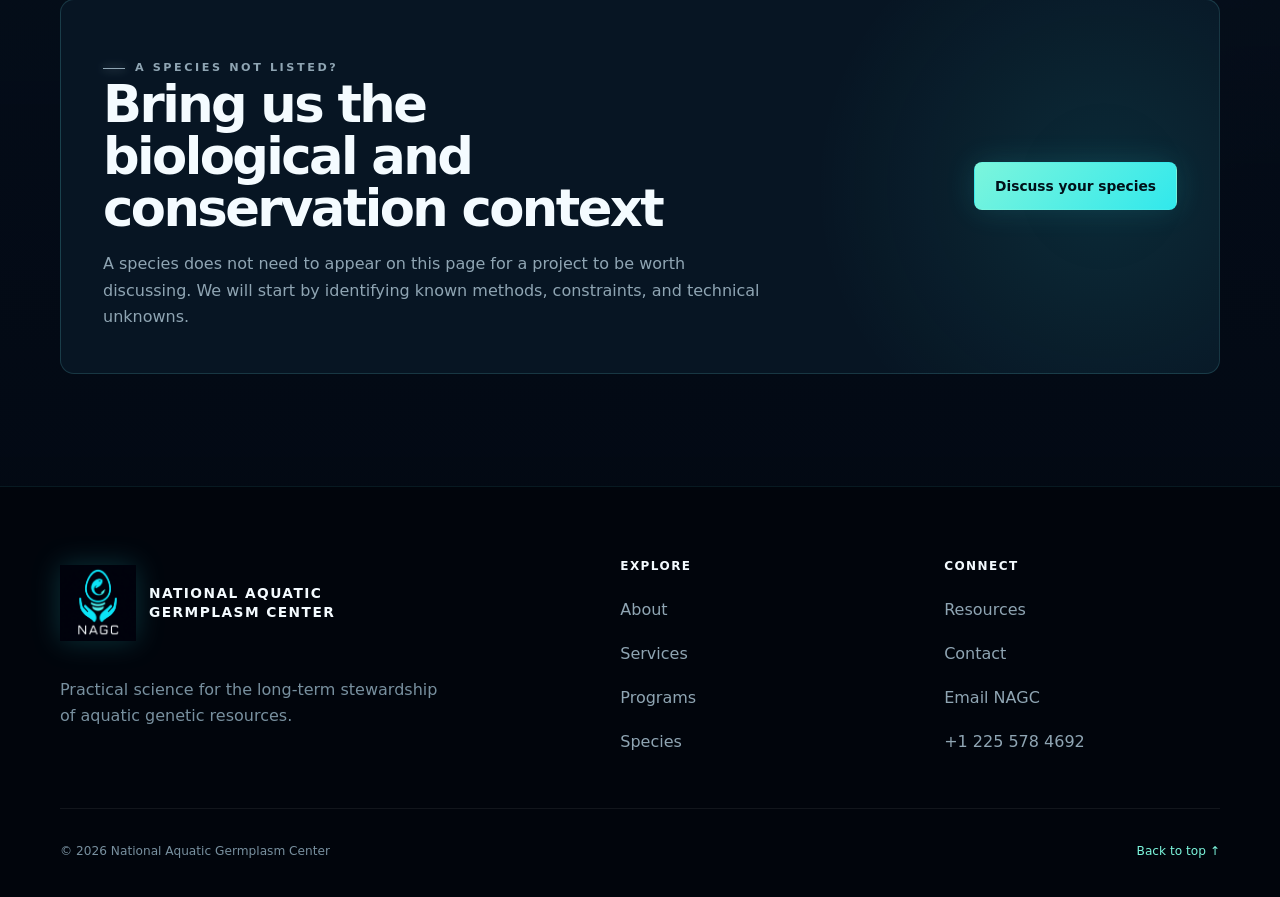
<file: species.html>
<!doctype html>
<html lang="en">
<head>
  <meta charset="utf-8"><meta name="viewport" content="width=device-width, initial-scale=1">
  <title>Species Experience | National Aquatic Germplasm Center</title>
  <meta name="description" content="Explore representative freshwater, anadromous, and marine taxa relevant to NAGC aquatic germplasm work.">
  <meta name="theme-color" content="#020711"><link rel="canonical" href="https://nagc-website.vercel.app/species">
  <meta property="og:type" content="website"><meta property="og:title" content="NAGC Species Experience"><meta property="og:description" content="Aquatic preservation experience across more than 200 species."><meta property="og:url" content="https://nagc-website.vercel.app/species"><meta property="og:image" content="https://nagc-website.vercel.app/assets/nagc-social-card.jpg">
  <meta name="twitter:card" content="summary_large_image"><meta name="twitter:title" content="NAGC Species Experience"><meta name="twitter:description" content="Aquatic preservation experience across more than 200 species."><meta name="twitter:image" content="https://nagc-website.vercel.app/assets/nagc-social-card.jpg">
  <link rel="icon" href="/assets/nagc-logo-primary-dark.png" type="image/png"><link rel="stylesheet" href="/styles.css"><script src="/script.js" defer></script>
</head>
<body id="page-top">
  <a class="skip-link" href="#main">Skip to main content</a>
  <header class="site-header"><div class="shell nav-wrap">
    <a class="brand" href="/" aria-label="National Aquatic Germplasm Center home"><img class="brand-logo" src="/assets/nagc-logo-primary-dark.png" width="68" height="68" alt=""></a>
    <button class="nav-toggle" type="button" aria-expanded="false" aria-controls="site-nav"><span class="sr-only">Open navigation</span><span class="nav-lines" aria-hidden="true"><i></i><i></i><i></i></span></button>
    <nav id="site-nav" aria-label="Primary navigation"><a href="/about">About us</a><a href="/team">Team</a><a href="/services">Services</a><a href="/programs">Programs</a><a href="/species" aria-current="page">Species</a><a href="/resources">Resources</a><a class="nav-cta" href="/contact">Start a conversation</a></nav>
  </div></header>
  <main id="main">
    <section class="page-hero"><div class="shell">
      <nav class="breadcrumb" aria-label="Breadcrumb"><a href="/">Home</a><span aria-hidden="true">/</span><span>Species</span></nav>
      <p class="eyebrow">Aquatic diversity</p><h1>Experience across more than 200 species</h1>
      <p class="hero-copy">Aquatic germplasm work spans different reproductive strategies, sample types, environments, and conservation objectives. The biology determines the pathway.</p>
    </div></section>

    <section class="section"><div class="shell split wide-left">
      <div><p class="eyebrow">Species-specific by design</p><h2>No single method fits aquatic diversity</h2></div>
      <div class="lede"><p>Protocol selection and development must account for the organism, biological material, maturity, collection setting, available sample volume, and intended use after preservation.</p><p>The taxa below are representative examples—not a complete inventory of the team’s experience.</p></div>
    </div></section>

    <section class="section alt"><div class="shell section-heading center"><p class="eyebrow">Representative taxa</p><h2>Freshwater, anadromous, and marine examples</h2><p>Use the filters to explore the examples currently highlighted on this site.</p></div>
      <div class="shell filter-row" role="group" aria-label="Filter representative species">
        <button class="filter active" type="button" data-filter="all" aria-pressed="true">All</button>
        <button class="filter" type="button" data-filter="freshwater" aria-pressed="false">Freshwater</button>
        <button class="filter" type="button" data-filter="anadromous" aria-pressed="false">Anadromous</button>
        <button class="filter" type="button" data-filter="marine" aria-pressed="false">Marine</button>
      </div>
      <div class="shell species-grid" id="species-grid" aria-live="polite"><noscript><p>Examples include rainbow trout, Chinook salmon, Atlantic and lake sturgeon, paddlefish, muskellunge, walleye, striped bass, Atlantic cod, blue crab, Eastern oyster, and American eel.</p></noscript></div>
    </section>

    <section class="section deep"><div class="shell section-heading"><p class="eyebrow">What changes by project</p><h2>The species is only the beginning</h2><p>Scoping also considers the material, the decision the preserved resource must support, and the conditions under which work will occur.</p></div>
      <div class="shell card-grid four">
        <article class="card"><span class="card-number">01</span><h3>Biological material</h3><p>Sperm, embryos, tissues, cells, or other germplasm each introduce different collection and preservation constraints.</p></article>
        <article class="card"><span class="card-number">02</span><h3>Project purpose</h3><p>Conservation, research, breeding, restoration, backup, and technology development require different evidence and planning.</p></article>
        <article class="card"><span class="card-number">03</span><h3>Operating setting</h3><p>Field collections, hatcheries, laboratories, and distributed programs shape equipment and workflow choices.</p></article>
        <article class="card"><span class="card-number">04</span><h3>Future use</h3><p>Storage, access, quality criteria, metadata, and verification should reflect how material may be used later.</p></article>
      </div>
    </section>

    <section class="section"><div class="shell link-panel"><div><p class="eyebrow">A species not listed?</p><h2>Bring us the biological and conservation context</h2><p>A species does not need to appear on this page for a project to be worth discussing. We will start by identifying known methods, constraints, and technical unknowns.</p></div><div class="button-row"><a class="button primary" href="/contact">Discuss your species</a></div></div></section>
  </main>
  <footer><div class="shell footer-grid"><div><a class="brand" href="/" aria-label="National Aquatic Germplasm Center home"><img class="brand-logo" src="/assets/nagc-logo-primary-dark.png" width="172" height="172" alt=""></a><p>Practical science for the long-term stewardship of aquatic genetic resources.</p></div><nav class="footer-column" aria-label="Explore"><strong>Explore</strong><a href="/about">About</a><a href="/services">Services</a><a href="/programs">Programs</a><a href="/species">Species</a></nav><nav class="footer-column" aria-label="Connect"><strong>Connect</strong><a href="/resources">Resources</a><a href="/contact">Contact</a><a href="mailto:contact@nationalaquatic.org">Email NAGC</a><a href="tel:+12255784692">+1 225 578 4692</a></nav></div><div class="shell footer-bottom"><span>© <span data-year></span> National Aquatic Germplasm Center</span><a href="#page-top">Back to top ↑</a></div></footer>
</body>
</html>
</file>
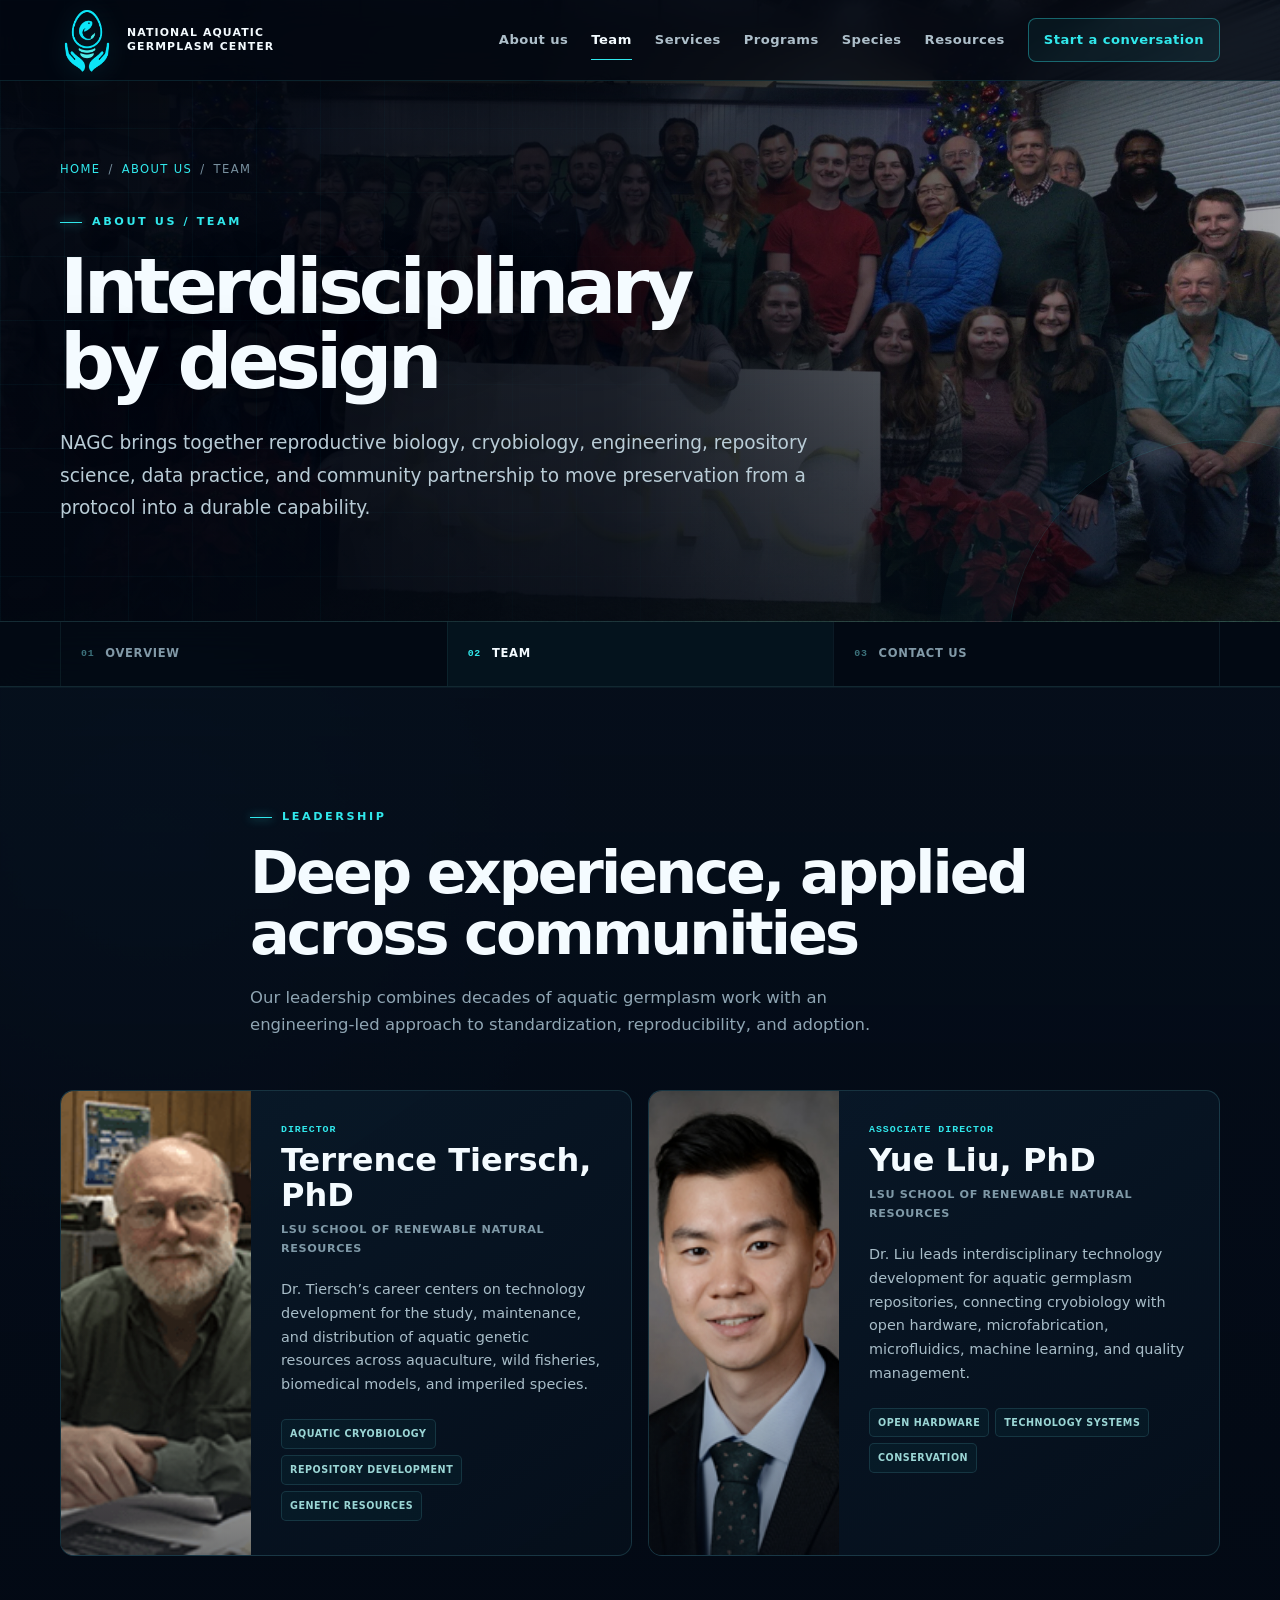
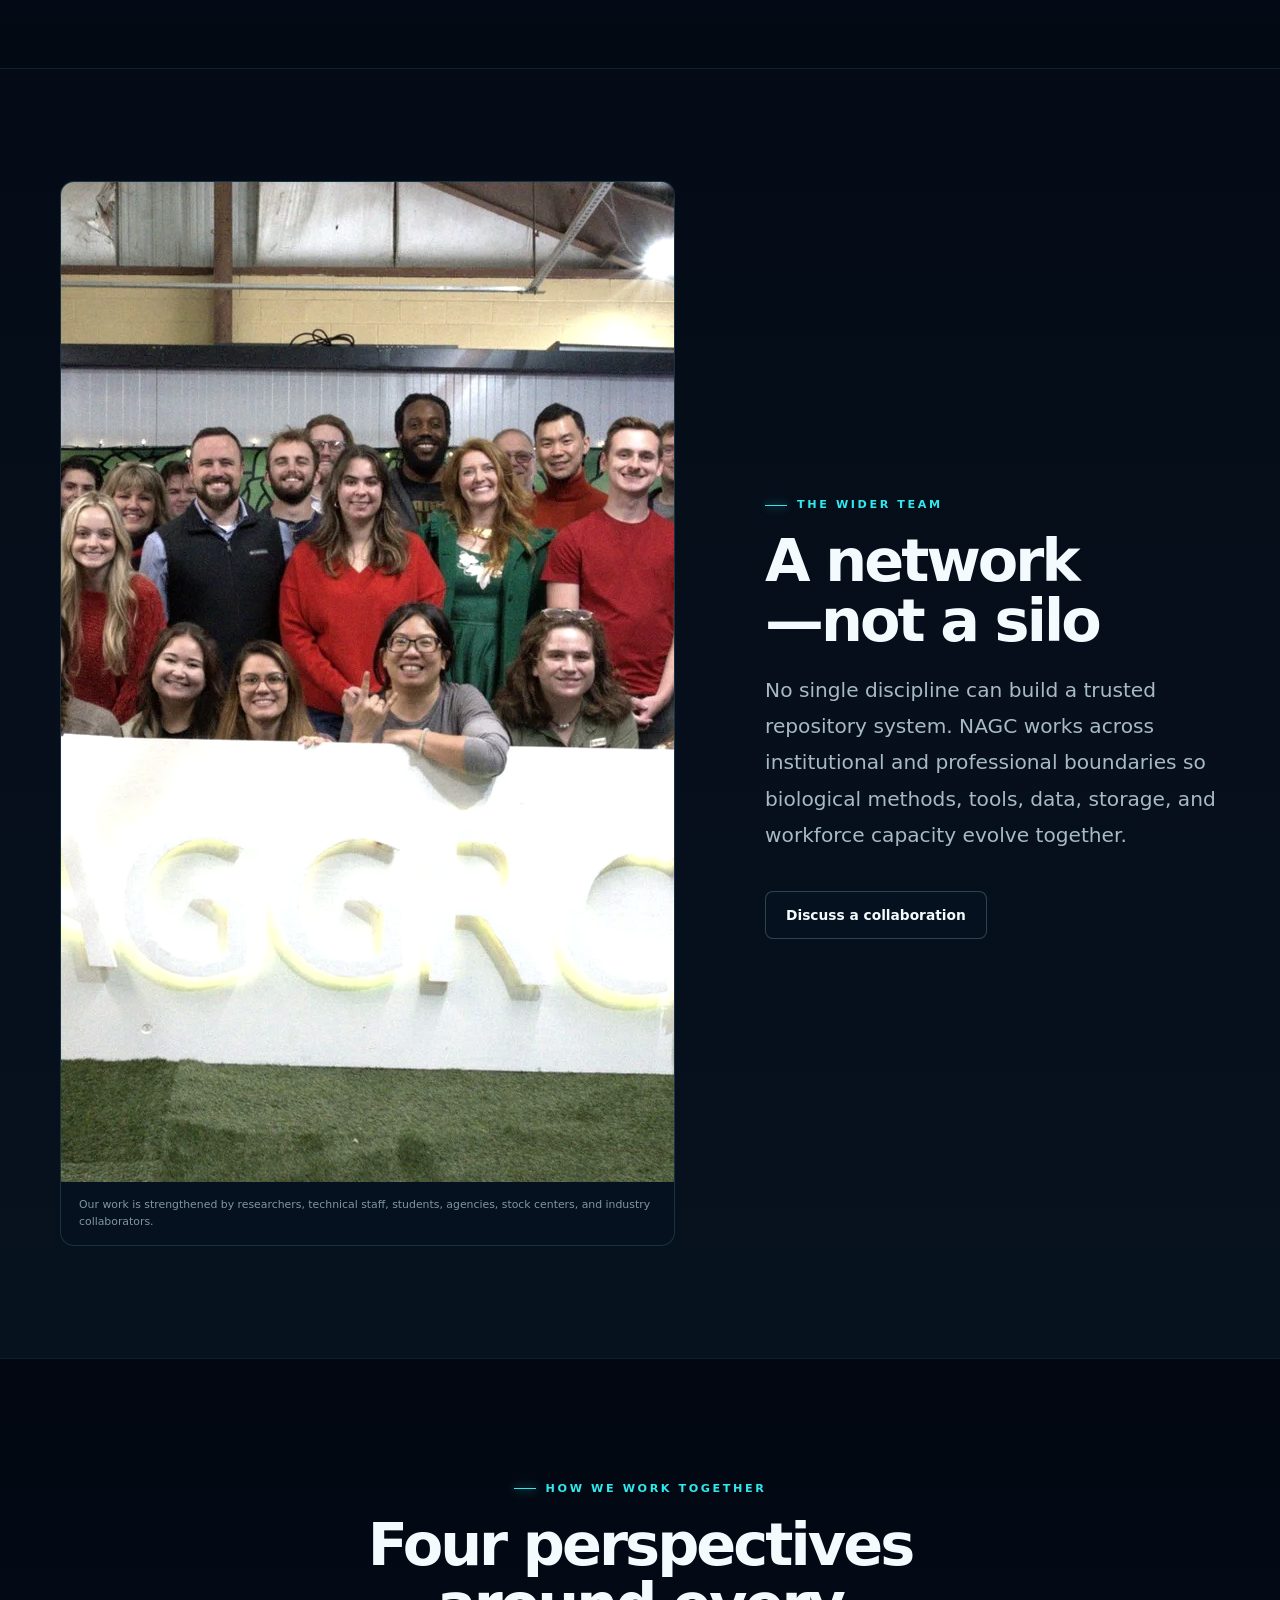
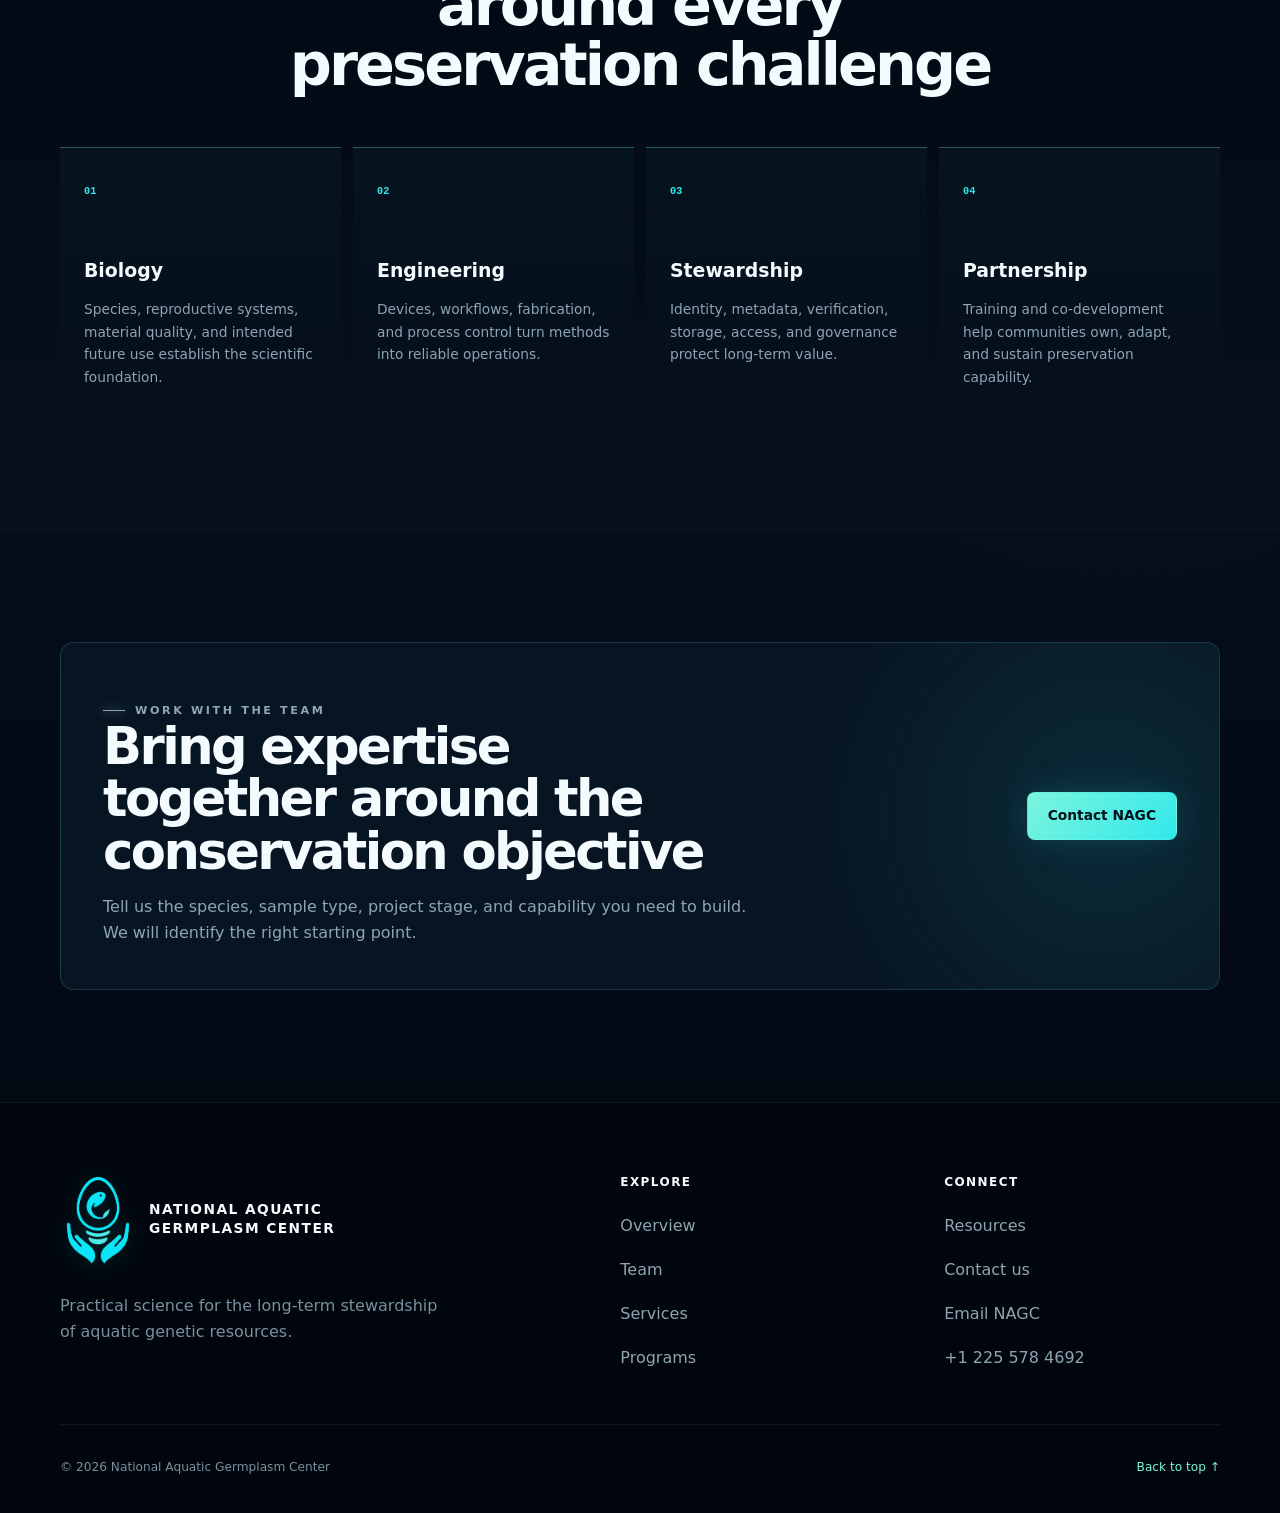
<file: team.html>
<!doctype html>
<html lang="en">
<head>
  <meta charset="utf-8"><meta name="viewport" content="width=device-width, initial-scale=1">
  <title>Team | About NAGC</title>
  <meta name="description" content="Meet the leadership and interdisciplinary network advancing aquatic germplasm preservation, repository science, and practical technology at NAGC.">
  <meta name="theme-color" content="#020711"><link rel="canonical" href="https://nagc-website.vercel.app/team">
  <meta property="og:type" content="website"><meta property="og:title" content="NAGC Team"><meta property="og:description" content="Biology, engineering, repository science, and partnerships working as one system."><meta property="og:url" content="https://nagc-website.vercel.app/team"><meta property="og:image" content="https://nagc-website.vercel.app/assets/nagc-social-card.jpg">
  <meta name="twitter:card" content="summary_large_image"><meta name="twitter:title" content="NAGC Team"><meta name="twitter:description" content="Biology, engineering, repository science, and partnerships working as one system."><meta name="twitter:image" content="https://nagc-website.vercel.app/assets/nagc-social-card.jpg">
  <link rel="icon" href="/assets/nagc-symbol-transparent.png" type="image/png"><link rel="stylesheet" href="/styles.css"><script src="/script.js" defer></script>
</head>
<body id="page-top">
  <a class="skip-link" href="#main">Skip to main content</a>
  <header class="site-header"><div class="shell nav-wrap">
    <a class="brand" href="/" aria-label="National Aquatic Germplasm Center home"><img class="brand-symbol" src="/assets/nagc-symbol-transparent.png" width="54" height="66" alt=""><span class="brand-name">National Aquatic<br>Germplasm Center</span></a>
    <button class="nav-toggle" type="button" aria-expanded="false" aria-controls="site-nav"><span class="sr-only">Open navigation</span><span class="nav-lines" aria-hidden="true"><i></i><i></i><i></i></span></button>
    <nav id="site-nav" aria-label="Primary navigation"><a href="/about">About us</a><a href="/team" aria-current="page">Team</a><a href="/services">Services</a><a href="/programs">Programs</a><a href="/species">Species</a><a href="/resources">Resources</a><a class="nav-cta" href="/contact">Start a conversation</a></nav>
  </div></header>
  <main id="main">
    <section class="page-hero team-hero"><div class="shell">
      <nav class="breadcrumb" aria-label="Breadcrumb"><a href="/">Home</a><span aria-hidden="true">/</span><a href="/about">About us</a><span aria-hidden="true">/</span><span>Team</span></nav>
      <p class="eyebrow">About us / Team</p><h1>Interdisciplinary by design</h1>
      <p class="hero-copy">NAGC brings together reproductive biology, cryobiology, engineering, repository science, data practice, and community partnership to move preservation from a protocol into a durable capability.</p>
    </div></section>
    <nav class="about-tabs" aria-label="About us pages"><div class="shell"><a href="/about"><span>01</span>Overview</a><a href="/team" aria-current="page"><span>02</span>Team</a><a href="/contact"><span>03</span>Contact us</a></div></nav>

    <section class="section"><div class="shell section-heading"><p class="eyebrow">Leadership</p><h2>Deep experience, applied across communities</h2><p>Our leadership combines decades of aquatic germplasm work with an engineering-led approach to standardization, reproducibility, and adoption.</p></div>
      <div class="shell people-grid">
        <article class="person-card">
          <figure><img src="/assets/team/terrence-tiersch.png" width="250" height="250" loading="lazy" alt="Dr. Terrence Tiersch"></figure>
          <div><p class="person-role">Director</p><h3>Terrence Tiersch, PhD</h3><p class="person-org">LSU School of Renewable Natural Resources</p><p>Dr. Tiersch’s career centers on technology development for the study, maintenance, and distribution of aquatic genetic resources across aquaculture, wild fisheries, biomedical models, and imperiled species.</p><div class="expertise-list"><span>Aquatic cryobiology</span><span>Repository development</span><span>Genetic resources</span></div></div>
        </article>
        <article class="person-card">
          <figure><img src="/assets/team/yue-liu.jpg" width="197" height="276" loading="lazy" alt="Dr. Yue Liu"></figure>
          <div><p class="person-role">Associate Director</p><h3>Yue Liu, PhD</h3><p class="person-org">LSU School of Renewable Natural Resources</p><p>Dr. Liu leads interdisciplinary technology development for aquatic germplasm repositories, connecting cryobiology with open hardware, microfabrication, microfluidics, machine learning, and quality management.</p><div class="expertise-list"><span>Open hardware</span><span>Technology systems</span><span>Conservation</span></div></div>
        </article>
      </div>
    </section>

    <section class="section alt"><div class="shell team-network">
      <figure><img src="/assets/media/team.webp" width="1800" height="1000" loading="lazy" alt="Aquatic germplasm professionals and collaborators gathered at AGGRC"><figcaption>Our work is strengthened by researchers, technical staff, students, agencies, stock centers, and industry collaborators.</figcaption></figure>
      <div><p class="eyebrow">The wider team</p><h2>A network—not a silo</h2><p class="lede">No single discipline can build a trusted repository system. NAGC works across institutional and professional boundaries so biological methods, tools, data, storage, and workforce capacity evolve together.</p><a class="button secondary" href="/contact">Discuss a collaboration</a></div>
    </div></section>

    <section class="section deep"><div class="shell section-heading center"><p class="eyebrow">How we work together</p><h2>Four perspectives around every preservation challenge</h2></div>
      <div class="shell discipline-grid">
        <article><span>01</span><h3>Biology</h3><p>Species, reproductive systems, material quality, and intended future use establish the scientific foundation.</p></article>
        <article><span>02</span><h3>Engineering</h3><p>Devices, workflows, fabrication, and process control turn methods into reliable operations.</p></article>
        <article><span>03</span><h3>Stewardship</h3><p>Identity, metadata, verification, storage, access, and governance protect long-term value.</p></article>
        <article><span>04</span><h3>Partnership</h3><p>Training and co-development help communities own, adapt, and sustain preservation capability.</p></article>
      </div>
    </section>

    <section class="section"><div class="shell link-panel"><div><p class="eyebrow">Work with the team</p><h2>Bring expertise together around the conservation objective</h2><p>Tell us the species, sample type, project stage, and capability you need to build. We will identify the right starting point.</p></div><div class="button-row"><a class="button primary" href="/contact">Contact NAGC</a></div></div></section>
  </main>
  <footer><div class="shell footer-grid"><div><a class="brand" href="/" aria-label="National Aquatic Germplasm Center home"><img class="brand-symbol" src="/assets/nagc-symbol-transparent.png" width="76" height="92" alt=""><span class="brand-name">National Aquatic<br>Germplasm Center</span></a><p>Practical science for the long-term stewardship of aquatic genetic resources.</p></div><nav class="footer-column" aria-label="Explore"><strong>Explore</strong><a href="/about">Overview</a><a href="/team">Team</a><a href="/services">Services</a><a href="/programs">Programs</a></nav><nav class="footer-column" aria-label="Connect"><strong>Connect</strong><a href="/resources">Resources</a><a href="/contact">Contact us</a><a href="mailto:contact@nationalaquatic.org">Email NAGC</a><a href="tel:+12255784692">+1 225 578 4692</a></nav></div><div class="shell footer-bottom"><span>© <span data-year></span> National Aquatic Germplasm Center</span><a href="#page-top">Back to top ↑</a></div></footer>
</body>
</html>
</file>
<file: styles.css>
:root{
  --ink:#020711;--ink-2:#06101d;--ink-3:#0a1727;--panel:#091625;
  --aqua:#31e8ec;--seafoam:#7cf5dc;--white:#f4fbff;--text:#c4d4df;
  --muted:#8fa5b3;--line:rgba(112,226,232,.16);--radius:14px;
}
*{box-sizing:border-box}
html{scroll-behavior:smooth;scroll-padding-top:92px;background:var(--ink)}
body{margin:0;min-width:320px;color:var(--text);background:radial-gradient(circle at 12% 18%,rgba(21,102,144,.12),transparent 27rem),radial-gradient(circle at 88% 72%,rgba(47,232,236,.06),transparent 30rem),var(--ink);font-family:Inter,ui-sans-serif,system-ui,-apple-system,BlinkMacSystemFont,"Segoe UI",sans-serif;line-height:1.65}
body::before{content:"";position:fixed;inset:0;z-index:-1;pointer-events:none;background-image:linear-gradient(rgba(98,214,224,.025) 1px,transparent 1px),linear-gradient(90deg,rgba(98,214,224,.025) 1px,transparent 1px);background-size:52px 52px;-webkit-mask-image:linear-gradient(to bottom,transparent,black 18%,black 82%,transparent);mask-image:linear-gradient(to bottom,transparent,black 18%,black 82%,transparent)}
body.nav-open{overflow:hidden}img{display:block;max-width:100%}a{color:inherit}button,input,select,textarea{font:inherit}button,a{touch-action:manipulation}
::selection{background:rgba(49,232,236,.28);color:var(--white)}
.shell{width:min(1160px,calc(100% - 40px));margin-inline:auto}.narrow{width:min(780px,calc(100% - 40px));margin-inline:auto}
.sr-only{position:absolute;width:1px;height:1px;padding:0;margin:-1px;overflow:hidden;clip:rect(0,0,0,0);white-space:nowrap;border:0}
.skip-link{position:fixed;z-index:1000;left:16px;top:12px;padding:10px 14px;background:var(--seafoam);color:var(--ink);font-weight:800;border-radius:8px;transform:translateY(-150%)}.skip-link:focus{transform:none}
a:focus-visible,button:focus-visible,input:focus-visible,select:focus-visible,textarea:focus-visible,summary:focus-visible{outline:3px solid #ffcf66;outline-offset:3px}
.site-header{position:fixed;inset:0 0 auto;z-index:100;background:rgba(2,7,17,.82);border-bottom:1px solid rgba(73,224,231,.13);box-shadow:0 10px 40px rgba(0,0,0,.2);-webkit-backdrop-filter:blur(18px);backdrop-filter:blur(18px)}
.nav-wrap{min-height:80px;display:flex;align-items:center;justify-content:space-between;gap:28px}.brand{display:inline-flex;align-items:center;gap:13px;text-decoration:none;color:var(--white)}.brand-symbol,.brand-logo{display:block;width:54px;height:66px;object-fit:contain;flex:none;filter:drop-shadow(0 0 14px rgba(49,232,236,.2));transition:filter .2s,transform .2s}.brand:hover .brand-symbol,.brand:hover .brand-logo{filter:drop-shadow(0 0 20px rgba(49,232,236,.3));transform:translateY(-1px)}.brand-name,.brand:has(.brand-logo)::after{max-width:190px;color:var(--white);font-size:.68rem;font-weight:760;line-height:1.28;letter-spacing:.105em;text-transform:uppercase}.brand:has(.brand-logo)::after{content:"National Aquatic\A Germplasm Center";white-space:pre}
.site-header nav{display:flex;align-items:center;gap:23px}.site-header nav a{position:relative;color:#aebfca;font-size:.82rem;font-weight:680;letter-spacing:.035em;text-decoration:none}.site-header nav a:not(.nav-cta)::after{content:"";position:absolute;left:0;right:100%;bottom:-9px;height:1px;background:var(--aqua);transition:right .2s}.site-header nav a:hover,.site-header nav a[aria-current="page"]{color:var(--white)}.site-header nav a:hover::after,.site-header nav a[aria-current="page"]::after{right:0}
.site-header .nav-cta{padding:10px 15px;border:1px solid rgba(49,232,236,.38);border-radius:8px;background:rgba(49,232,236,.055);color:var(--aqua)}.site-header .nav-cta:hover,.site-header .nav-cta[aria-current="page"]{border-color:var(--aqua);background:rgba(49,232,236,.12);color:var(--white)}
.nav-toggle{display:none;place-items:center;width:44px;height:44px;border:1px solid rgba(117,234,214,.3);background:transparent;color:var(--white);border-radius:10px}.nav-lines{display:grid;gap:5px;width:21px}.nav-lines i{display:block;height:2px;border-radius:2px;background:currentColor;transition:transform .2s,opacity .2s}.nav-toggle[aria-expanded="true"] .nav-lines i:first-child{transform:translateY(7px) rotate(45deg)}.nav-toggle[aria-expanded="true"] .nav-lines i:nth-child(2){opacity:0}.nav-toggle[aria-expanded="true"] .nav-lines i:last-child{transform:translateY(-7px) rotate(-45deg)}
.home-hero{min-height:780px;height:min(940px,100svh);position:relative;display:grid;align-items:center;overflow:hidden;isolation:isolate;color:var(--white);background-image:linear-gradient(90deg,rgba(1,5,13,.98) 0%,rgba(2,8,18,.92) 42%,rgba(2,9,19,.43) 74%,rgba(2,8,18,.64) 100%),linear-gradient(0deg,#020711 0%,transparent 31%),url("/assets/hero-genetic-signal-v1.webp");background-size:cover;background-position:center}
.home-hero::before,.page-hero::before{content:"";position:absolute;inset:0;z-index:-1;background:linear-gradient(rgba(48,225,233,.045) 1px,transparent 1px),linear-gradient(90deg,rgba(48,225,233,.045) 1px,transparent 1px);background-size:64px 64px;-webkit-mask-image:linear-gradient(90deg,black,transparent 72%);mask-image:linear-gradient(90deg,black,transparent 72%)}
.home-hero::after{content:"";position:absolute;inset:auto 0 0;height:190px;z-index:-1;background:linear-gradient(transparent,#020711)}
.hero-content{padding-top:80px}.hero-content>*{max-width:790px}.eyebrow{display:inline-flex;align-items:center;gap:10px;margin:0 0 17px;color:var(--aqua);font-size:.7rem;font-weight:820;text-transform:uppercase;letter-spacing:.23em}.eyebrow::before{content:"";width:22px;height:1px;background:currentColor;box-shadow:0 0 10px currentColor}
.home-hero h1,.page-hero h1{margin:0;max-width:900px;color:var(--white);font-size:clamp(3rem,6vw,6.35rem);font-weight:720;line-height:.98;letter-spacing:-.062em;text-wrap:balance;text-shadow:0 18px 60px rgba(0,0,0,.36)}.hero-copy{max-width:680px;margin:28px 0 0;color:#b9ccd6;font-size:clamp(1rem,1.45vw,1.17rem);line-height:1.75}
.button-row{display:flex;flex-wrap:wrap;gap:12px;margin-top:34px}.button{display:inline-flex;align-items:center;justify-content:center;min-height:48px;padding:0 20px;border:1px solid transparent;border-radius:8px;font-size:.86rem;font-weight:800;text-decoration:none;transition:transform .2s,background .2s,border-color .2s,box-shadow .2s}.button:hover{transform:translateY(-2px)}.button.primary{background:linear-gradient(135deg,var(--seafoam),var(--aqua));color:#011019;box-shadow:0 0 30px rgba(49,232,236,.14)}.button.primary:hover{background:linear-gradient(135deg,#a0ffe8,#5ff5f1);box-shadow:0 0 38px rgba(49,232,236,.24)}.button.secondary{color:var(--white);border-color:rgba(165,217,226,.25);background:rgba(7,20,35,.58)}.button.secondary:hover{border-color:rgba(49,232,236,.5)}
.hero-orbit{position:absolute;z-index:-1;border:1px solid rgba(49,232,236,.09);border-radius:50%;pointer-events:none}.orbit-one{width:560px;height:560px;right:-210px;top:8%}.orbit-two{width:390px;height:390px;right:-130px;top:19%;border-style:dashed;animation:orbit-spin 38s linear infinite}.scroll-cue{position:absolute;bottom:28px;left:50%;transform:translateX(-50%);color:#8299a8;font-size:.72rem;text-decoration:none;text-transform:uppercase;letter-spacing:.14em}
.impact-strip{position:relative;z-index:3;border-block:1px solid rgba(72,217,226,.12);background:rgba(4,12,24,.95)}.impact-strip .shell{display:grid;grid-template-columns:repeat(4,1fr)}.impact-strip span{display:flex;align-items:center;gap:14px;min-height:88px;padding:0 24px;border-right:1px solid rgba(72,217,226,.1);text-transform:uppercase}.impact-strip span:first-child{border-left:1px solid rgba(72,217,226,.1)}.impact-strip strong{color:var(--aqua);font-size:clamp(1.55rem,2.4vw,2.15rem);line-height:1;letter-spacing:-.04em;text-shadow:0 0 24px rgba(49,232,236,.18)}.impact-strip small{max-width:120px;color:#97acb8;font-size:.66rem;line-height:1.35;letter-spacing:.11em}
.page-hero{position:relative;min-height:520px;display:grid;align-items:end;overflow:hidden;isolation:isolate;padding:160px 0 96px;border-bottom:1px solid var(--line);background:radial-gradient(circle at 82% 30%,rgba(49,232,236,.11),transparent 25rem),linear-gradient(145deg,#071525,#020711 68%)}.page-hero::after{content:"";position:absolute;width:420px;height:420px;right:-150px;bottom:-240px;z-index:-1;border:1px solid rgba(49,232,236,.11);border-radius:50%;box-shadow:0 0 0 70px rgba(49,232,236,.025),0 0 0 140px rgba(49,232,236,.012)}.page-hero h1{font-size:clamp(3rem,6vw,5.8rem)}.page-hero .hero-copy{max-width:760px}.breadcrumb{display:flex;flex-wrap:wrap;gap:8px;margin-bottom:26px;color:#78909f;font-size:.72rem;text-transform:uppercase;letter-spacing:.12em}.breadcrumb a{color:var(--aqua);text-decoration:none}
.section{position:relative;padding:112px 0;border-top:1px solid rgba(87,215,223,.08);background:linear-gradient(180deg,rgba(6,16,29,.72),rgba(3,9,20,.92))}.section.alt{background:linear-gradient(180deg,#040b16,#07121f)}.section.deep{background:linear-gradient(180deg,#020711,#06101d)}.section>.shell,.section>.narrow{position:relative;z-index:1}.section-heading{max-width:780px;margin-bottom:52px}.section-heading.center{margin-inline:auto;text-align:center}.section h2{margin:0;color:var(--white);font-size:clamp(2.25rem,4.6vw,4.5rem);font-weight:690;line-height:1.02;letter-spacing:-.05em;text-wrap:balance}.section-heading>p:last-child{max-width:670px;margin:20px 0 0;color:var(--muted);font-size:1.03rem}.section-heading.center>p:last-child{margin-inline:auto}.lede{color:#a7bac5;font-size:clamp(1.05rem,1.7vw,1.26rem);line-height:1.8}.split{display:grid;grid-template-columns:1fr 1fr;gap:clamp(48px,8vw,110px);align-items:start}.split.wide-left{grid-template-columns:1.2fr .8fr}.aside-note{padding:24px;border:1px solid var(--line);border-left:2px solid var(--aqua);border-radius:0 10px 10px 0;background:rgba(49,232,236,.045);color:#a9bec9}.aside-note strong{display:block;margin-bottom:7px;color:var(--white)}
.card-grid{display:grid;grid-template-columns:repeat(3,1fr);gap:16px}.card-grid.two{grid-template-columns:repeat(2,1fr)}.card-grid.four{grid-template-columns:repeat(4,1fr)}.card{position:relative;overflow:hidden;padding:30px;border:1px solid var(--line);border-radius:var(--radius);background:linear-gradient(145deg,rgba(13,31,48,.86),rgba(6,17,31,.94));transition:transform .25s,border-color .25s}.card::before{content:"";position:absolute;inset:0 auto auto 0;width:72px;height:1px;background:linear-gradient(90deg,var(--aqua),transparent)}.card:hover{transform:translateY(-3px);border-color:rgba(65,231,235,.3)}.card-number{display:inline-grid;place-items:center;min-width:40px;height:40px;padding:0 9px;margin-bottom:28px;border:1px solid rgba(49,232,236,.18);border-radius:8px;background:rgba(49,232,236,.08);color:var(--aqua);font:700 .68rem/1 ui-monospace,SFMono-Regular,Consolas,monospace}.card h3{margin:0 0 12px;color:var(--white);font-size:1.1rem;line-height:1.35}.card p{margin:0;color:var(--muted)}.card a{display:inline-flex;align-items:center;min-height:44px;margin-top:18px;color:var(--seafoam);font-weight:760;text-decoration:none}.card a:hover{color:var(--white)}.status{display:inline-flex;margin-bottom:22px;color:var(--aqua);font-size:.67rem;font-weight:820;text-transform:uppercase;letter-spacing:.12em}
.pathway{display:grid;grid-template-columns:repeat(4,1fr);border:1px solid var(--line);background:var(--line);gap:1px}.pathway article{min-height:250px;padding:30px;background:#06111f}.pathway b{display:block;margin-bottom:56px;color:var(--aqua);font:700 .7rem/1 ui-monospace,SFMono-Regular,Consolas,monospace}.pathway h3{margin:0 0 12px;color:var(--white)}.pathway p{margin:0;color:var(--muted)}
.link-panel{display:grid;grid-template-columns:1.3fr .7fr;gap:40px;align-items:center;padding:42px;border:1px solid var(--line);border-radius:var(--radius);background:radial-gradient(circle at 90% 50%,rgba(49,232,236,.1),transparent 18rem),#071523}.link-panel h2{font-size:clamp(2.1rem,4vw,3.8rem)}.link-panel p{max-width:700px;margin:17px 0 0;color:var(--muted)}.link-panel .button-row{justify-content:flex-end;margin:0}
.service-index{display:grid;grid-template-columns:220px 1fr;gap:56px;align-items:start}.service-nav{position:sticky;top:110px;display:grid;gap:5px}.service-nav a{padding:12px 15px;border-left:2px solid rgba(49,232,236,.15);color:#8ea5b3;font-size:.76rem;font-weight:740;text-decoration:none;text-transform:uppercase;letter-spacing:.07em}.service-nav a:hover{border-left-color:var(--aqua);color:var(--white);background:linear-gradient(90deg,rgba(49,232,236,.07),transparent)}.service-groups{display:grid;gap:24px}.service-group{scroll-margin-top:108px;padding:34px;border:1px solid var(--line);border-radius:var(--radius);background:linear-gradient(145deg,rgba(13,31,48,.72),rgba(5,15,27,.9))}.service-group header{display:grid;grid-template-columns:1fr 1fr;gap:28px;align-items:end;padding-bottom:26px;border-bottom:1px solid var(--line)}.service-group h2{font-size:clamp(2rem,3.6vw,3.2rem)}.service-group header p{margin:0;color:var(--muted)}.price-grid{display:grid;grid-template-columns:repeat(2,1fr);gap:16px;margin-top:22px}.price-card{padding:24px;border:1px solid rgba(103,216,225,.13);border-radius:12px;background:rgba(2,10,20,.45)}.price-card.wide{grid-column:1/-1}.price-card h3{margin:0 0 15px;color:var(--seafoam);font-size:1rem}.price-card dl{margin:0}.price-card dl div{display:flex;justify-content:space-between;gap:18px;padding:11px 0;border-bottom:1px solid rgba(255,255,255,.065)}.price-card dl div:last-child{border-bottom:0}.price-card dt{color:#a4b7c2}.price-card dd{margin:0;color:#edfaff;font-weight:760;text-align:right}.price-card small{display:block;margin-top:15px;color:#8197a4}.scope-list{display:grid;grid-template-columns:repeat(3,1fr);gap:12px;margin:22px 0 0;padding:0;list-style:none}.scope-list li{padding:14px 16px;border:1px solid rgba(49,232,236,.11);border-radius:8px;color:#a8bac5;background:rgba(49,232,236,.035)}
.program-list{display:grid;gap:18px}.program-feature{display:grid;grid-template-columns:90px 1fr 1fr;gap:30px;padding:34px;border:1px solid var(--line);border-radius:var(--radius);background:linear-gradient(145deg,rgba(13,31,48,.78),rgba(6,17,31,.9))}.program-feature .card-number{margin:0}.program-feature h2{font-size:clamp(1.8rem,3vw,2.7rem)}.program-feature p{margin:0;color:var(--muted)}.program-feature ul{margin:0;padding-left:20px;color:#a9bdc7}.program-feature li+li{margin-top:7px}
.filter-row{display:flex;flex-wrap:wrap;justify-content:center;gap:8px;margin-bottom:28px}.filter{min-height:44px;padding:0 18px;border:1px solid rgba(124,208,215,.2);border-radius:999px;color:#95aab6;background:rgba(7,19,33,.7);cursor:pointer;font-size:.72rem;font-weight:760;text-transform:uppercase;letter-spacing:.06em}.filter:hover{border-color:rgba(49,232,236,.38);color:var(--white)}.filter.active{background:var(--aqua);border-color:var(--aqua);color:#021018}.species-grid{display:grid;grid-template-columns:repeat(4,1fr);gap:12px}.species-card{display:flex;min-height:166px;padding:22px;flex-direction:column;justify-content:space-between;border:1px solid var(--line);border-radius:12px;background:linear-gradient(145deg,rgba(13,31,48,.86),rgba(6,17,31,.94))}.species-card h3{margin:0 0 3px;color:var(--white);font-size:.98rem}.species-card em{color:#899fac;font-size:.78rem}.species-card span{align-self:flex-start;padding:4px 8px;border:1px solid rgba(49,232,236,.12);border-radius:5px;color:var(--aqua);background:rgba(49,232,236,.075);font-size:.63rem;font-weight:800;text-transform:uppercase;letter-spacing:.06em}.taxa-band{display:flex;flex-wrap:wrap;gap:9px;margin-top:26px}.taxa-band span{padding:8px 12px;border:1px solid var(--line);border-radius:7px;color:#9bb0bc;background:rgba(49,232,236,.035);font-size:.76rem}
.checklist{display:grid;gap:13px;margin:26px 0 0;padding:0;list-style:none}.checklist li{position:relative;padding-left:29px;color:#aebfca}.checklist li::before{content:"";position:absolute;left:0;top:.65em;width:10px;height:10px;border:1px solid var(--aqua);border-radius:2px;box-shadow:0 0 12px rgba(49,232,236,.2)}.resource-detail{scroll-margin-top:104px}.resource-detail+.resource-detail{margin-top:70px;padding-top:70px;border-top:1px solid var(--line)}.resource-detail h2{font-size:clamp(2rem,4vw,3.5rem)}.resource-detail .intro{max-width:760px;color:var(--muted)}.faq{display:grid;gap:10px}.faq details{border:1px solid var(--line);border-radius:10px;background:rgba(7,19,33,.7)}.faq summary{padding:20px 24px;color:var(--white);font-weight:750;cursor:pointer}.faq details p{margin:0;padding:0 24px 22px;color:var(--muted)}
.about-tabs{position:sticky;top:80px;z-index:20;border-bottom:1px solid rgba(112,226,232,.14);background:rgba(3,10,20,.92);-webkit-backdrop-filter:blur(16px);backdrop-filter:blur(16px)}.about-tabs .shell{display:grid;grid-template-columns:repeat(3,1fr)}.about-tabs a{display:flex;align-items:center;gap:11px;min-height:64px;padding:0 20px;border-inline-start:1px solid rgba(112,226,232,.08);color:#8199a7;font-size:.72rem;font-weight:720;letter-spacing:.06em;text-decoration:none;text-transform:uppercase}.about-tabs a:last-child{border-inline-end:1px solid rgba(112,226,232,.08)}.about-tabs a span{color:#3c727c;font:700 .62rem/1 ui-monospace,SFMono-Regular,Consolas,monospace}.about-tabs a:hover,.about-tabs a[aria-current="page"]{color:var(--white);background:rgba(49,232,236,.045)}.about-tabs a[aria-current="page"] span{color:var(--aqua)}
.contact-layout{display:grid;grid-template-columns:.75fr 1.25fr;gap:clamp(46px,8vw,100px);align-items:start}.contact-details{display:grid;gap:10px;margin:30px 0}.contact-details a,.contact-details address{display:flex;flex-direction:column;justify-content:center;min-height:68px;margin:0;padding:12px 15px;border:1px solid rgba(112,226,232,.12);border-radius:8px;background:rgba(49,232,236,.025);color:var(--seafoam);font-weight:720;font-style:normal;line-height:1.45;text-decoration:none}.contact-details a:hover{border-color:rgba(112,226,232,.28);color:var(--white)}.contact-details span{margin-bottom:4px;color:#6f8b99;font:700 .58rem/1 ui-monospace,SFMono-Regular,Consolas,monospace;letter-spacing:.1em;text-transform:uppercase}.contact-form{padding:32px;border:1px solid var(--line);border-radius:var(--radius);background:linear-gradient(145deg,rgba(13,31,48,.86),rgba(6,17,31,.94))}.form-grid{display:grid;grid-template-columns:repeat(2,1fr);gap:18px}.field{display:grid;gap:7px}.field.full{grid-column:1/-1}.field label{color:#b8c9d2;font-size:.76rem;font-weight:740}.field input,.field select,.field textarea{width:100%;border:1px solid rgba(112,226,232,.18);border-radius:8px;background:#04101e;color:var(--white);padding:12px 13px}.field textarea{min-height:145px;resize:vertical}.field input::placeholder,.field textarea::placeholder{color:#607987}.form-note{margin:18px 0;color:#879eab;font-size:.76rem}
footer{padding:70px 0 26px;border-top:1px solid rgba(74,216,225,.1);background:#01050c;color:#78909f}.footer-grid{display:grid;grid-template-columns:1.3fr .7fr .7fr;gap:48px;align-items:start}.footer-grid .brand-symbol,.footer-grid .brand-logo{width:76px;height:92px}.footer-grid .brand-name,.footer-grid .brand:has(.brand-logo)::after{max-width:240px;font-size:.86rem;line-height:1.35}.footer-grid p{max-width:390px;margin:20px 0 0}.footer-column{display:grid;gap:8px}.footer-column strong{margin-bottom:8px;color:var(--white);font-size:.75rem;text-transform:uppercase;letter-spacing:.12em}.footer-column a{display:inline-flex;align-items:center;min-height:36px;color:#8fa5b3;text-decoration:none}.footer-column a:hover{color:var(--seafoam)}.footer-bottom{display:flex;justify-content:space-between;gap:24px;align-items:center;margin-top:48px;padding-top:22px;border-top:1px solid rgba(255,255,255,.065);font-size:.76rem}.footer-bottom a{display:inline-flex;align-items:center;min-height:40px;color:var(--seafoam);text-decoration:none}
.media-feature{display:grid;grid-template-columns:1.12fr .88fr;overflow:hidden;border:1px solid var(--line);border-radius:var(--radius);background:#06111f}.media-feature figure{position:relative;min-height:520px;margin:0;overflow:hidden}.media-feature figure::after{content:"";position:absolute;inset:0;background:linear-gradient(90deg,transparent 58%,#06111f),linear-gradient(0deg,rgba(2,7,17,.48),transparent 45%)}.media-feature figure img{width:100%;height:100%;object-fit:cover}.media-feature figcaption{position:absolute;z-index:1;left:24px;bottom:19px;color:#d5e7ef;font-size:.7rem;letter-spacing:.08em;text-transform:uppercase}.media-feature-copy{display:flex;flex-direction:column;justify-content:center;padding:clamp(34px,5vw,70px)}.media-feature-copy h2{font-size:clamp(2.2rem,4.2vw,4.2rem)}.media-feature-copy>p{color:var(--muted)}.focus-list{display:flex;flex-wrap:wrap;gap:8px;margin-top:24px}.focus-list span{padding:7px 10px;border:1px solid rgba(49,232,236,.18);border-radius:6px;color:var(--seafoam);background:rgba(49,232,236,.045);font-size:.67rem;font-weight:760;text-transform:uppercase;letter-spacing:.07em}
.practice-grid{display:grid;grid-template-columns:repeat(4,1fr);gap:14px}.practice-card{position:relative;min-height:320px;overflow:hidden;border:1px solid var(--line);border-radius:12px;background:#06111f}.practice-card img{width:100%;height:100%;object-fit:cover;transition:transform .45s}.practice-card:hover img{transform:scale(1.035)}.practice-card::after{content:"";position:absolute;inset:35% 0 0;background:linear-gradient(transparent,rgba(2,7,17,.96))}.practice-card div{position:absolute;z-index:1;inset:auto 22px 20px}.practice-card span{color:var(--aqua);font:700 .63rem/1 ui-monospace,SFMono-Regular,Consolas,monospace;letter-spacing:.08em}.practice-card h3{margin:9px 0 0;color:var(--white);font-size:1rem}.practice-note{max-width:700px;margin:24px 0 0;color:var(--muted)}
.field-section{overflow:hidden;background:radial-gradient(circle at 82% 18%,rgba(0,198,209,.1),transparent 31%),linear-gradient(180deg,#020711,#06101d)}.field-section::before{content:"";position:absolute;inset:0;background-image:linear-gradient(rgba(66,221,227,.035) 1px,transparent 1px),linear-gradient(90deg,rgba(66,221,227,.035) 1px,transparent 1px);background-size:46px 46px;mask-image:linear-gradient(to bottom,transparent,#000 28%,transparent)}.field-grid{display:grid;grid-template-columns:1.25fr .75fr .72fr;gap:14px;align-items:stretch}.field-card{position:relative;min-height:560px;margin:0;overflow:hidden;border:1px solid rgba(91,226,232,.16);border-radius:12px;background:#06111f}.field-card-secondary{min-height:480px;margin-top:80px}.field-card img{width:100%;height:100%;object-fit:cover;filter:saturate(.76) contrast(1.05);transition:filter .45s,transform .6s}.field-card:hover img{filter:saturate(.95) contrast(1.04);transform:scale(1.025)}.field-card::after{content:"";position:absolute;inset:0;background:linear-gradient(180deg,rgba(2,7,17,.04) 35%,rgba(2,7,17,.94) 100%),linear-gradient(90deg,rgba(0,25,35,.16),transparent)}.field-card figcaption{position:absolute;z-index:1;right:26px;bottom:25px;left:26px}.field-card figcaption span,.field-card figcaption small{display:block;color:var(--aqua);font:700 .62rem/1.35 ui-monospace,SFMono-Regular,Consolas,monospace;letter-spacing:.08em;text-transform:uppercase}.field-card figcaption strong{display:block;max-width:420px;margin:10px 0;color:var(--white);font-size:clamp(1.2rem,2vw,1.75rem);line-height:1.15}.field-card figcaption small{color:#a8c1ca;font-size:.56rem}.field-signal{align-self:start;margin-top:145px;padding:24px;border:1px solid rgba(91,226,232,.16);border-radius:12px;background:rgba(3,13,25,.88);box-shadow:0 28px 70px rgba(0,0,0,.26);backdrop-filter:blur(12px)}.signal-header{display:flex;align-items:center;justify-content:space-between;padding-bottom:16px;border-bottom:1px solid var(--line);color:#aac0cb;font:700 .62rem/1 ui-monospace,SFMono-Regular,Consolas,monospace;letter-spacing:.09em;text-transform:uppercase}.signal-header b{color:var(--seafoam)}.signal-header b::before{content:"";display:inline-block;width:6px;height:6px;margin-right:7px;border-radius:50%;background:var(--aqua);box-shadow:0 0 12px var(--aqua)}.signal-trace{height:70px;display:flex;align-items:end;gap:6px;padding:15px 0}.signal-trace i{flex:1;height:24%;border-radius:2px 2px 0 0;background:linear-gradient(#3eebed,#087784);box-shadow:0 0 10px rgba(49,232,236,.25)}.signal-trace i:nth-child(2){height:52%}.signal-trace i:nth-child(3){height:76%}.signal-trace i:nth-child(4){height:39%}.signal-trace i:nth-child(5){height:68%}.signal-trace i:nth-child(6){height:31%}.signal-trace i:nth-child(7){height:88%}.field-signal ol{margin:0;padding:0;list-style:none}.field-signal li{display:grid;grid-template-columns:28px 1fr;gap:10px;padding:14px 0;border-top:1px solid rgba(91,226,232,.09)}.field-signal li>b{color:var(--aqua);font:700 .62rem/1.4 ui-monospace,SFMono-Regular,Consolas,monospace}.field-signal li span>*{display:block}.field-signal li strong{color:var(--white);font-size:.82rem}.field-signal li small{margin-top:4px;color:#7893a1;font-size:.65rem}.field-signal>a{display:inline-block;margin-top:18px;color:var(--seafoam);font-size:.67rem;font-weight:720;letter-spacing:.02em}
.story-feature{display:grid;grid-template-columns:.9fr 1.1fr;gap:clamp(38px,7vw,92px);align-items:center}.story-feature figure{position:relative;margin:0;overflow:hidden;border:1px solid var(--line);border-radius:var(--radius);background:#071523}.story-feature img{width:100%;aspect-ratio:8/5;object-fit:cover;filter:saturate(.82) contrast(1.04)}.story-feature figcaption{padding:14px 18px;color:#8299a7;font-size:.7rem;letter-spacing:.07em;text-transform:uppercase}.team-panel{position:relative;min-height:480px;display:flex;align-items:end;overflow:hidden;border:1px solid var(--line);border-radius:var(--radius);background:#06111f}.team-panel img{position:absolute;inset:0;width:100%;height:100%;object-fit:cover}.team-panel::after{content:"";position:absolute;inset:0;background:linear-gradient(90deg,rgba(2,7,17,.96),rgba(2,7,17,.7) 45%,rgba(2,7,17,.22)),linear-gradient(0deg,rgba(2,7,17,.74),transparent 55%)}.team-panel-copy{position:relative;z-index:1;max-width:580px;padding:clamp(32px,6vw,72px)}.team-panel-copy h2{font-size:clamp(2.2rem,4.5vw,4.4rem)}.team-panel-copy>p{color:#b5c9d3}.team-panel-copy .button{margin-top:16px}
.team-hero{background:linear-gradient(90deg,rgba(2,7,17,.98) 5%,rgba(2,7,17,.88) 48%,rgba(2,7,17,.35)),linear-gradient(0deg,rgba(2,7,17,.6),transparent 55%),url('/assets/media/team.webp') center 36%/cover}.people-grid{display:grid;grid-template-columns:repeat(2,1fr);gap:16px}.person-card{display:grid;grid-template-columns:190px 1fr;min-height:390px;overflow:hidden;border:1px solid var(--line);border-radius:var(--radius);background:linear-gradient(145deg,rgba(10,27,43,.9),rgba(5,15,27,.96))}.person-card figure{position:relative;min-height:100%;margin:0;overflow:hidden;background:#0a1727}.person-card figure::after{content:"";position:absolute;inset:0;background:linear-gradient(0deg,rgba(2,7,17,.56),transparent 52%)}.person-card img{width:100%;height:100%;object-fit:cover;object-position:center top;filter:saturate(.74) contrast(1.04)}.person-card>div{padding:34px 30px}.person-role{margin:0 0 8px;color:var(--aqua);font:700 .62rem/1 ui-monospace,SFMono-Regular,Consolas,monospace;letter-spacing:.1em;text-transform:uppercase}.person-card h3{margin:0;color:var(--white);font-size:clamp(1.4rem,2.5vw,2rem);line-height:1.1}.person-org{margin:8px 0 20px;color:#7f99a7;font-size:.7rem;font-weight:700;text-transform:uppercase;letter-spacing:.055em}.person-card>div>p:not(.person-role):not(.person-org){color:#a8bdc8;font-size:.9rem}.expertise-list{display:flex;flex-wrap:wrap;gap:6px;margin-top:22px}.expertise-list span{padding:6px 8px;border:1px solid rgba(112,226,232,.14);border-radius:5px;color:#9bd6d5;background:rgba(49,232,236,.035);font-size:.6rem;font-weight:700;text-transform:uppercase;letter-spacing:.055em}.team-network{display:grid;grid-template-columns:1.15fr .85fr;gap:clamp(40px,7vw,90px);align-items:center}.team-network figure{margin:0;overflow:hidden;border:1px solid var(--line);border-radius:var(--radius);background:#06111f}.team-network img{width:100%;aspect-ratio:8/5;object-fit:cover;filter:saturate(.76) contrast(1.04)}.team-network figcaption{padding:14px 18px;color:#7e96a3;font-size:.68rem}.team-network .button{margin-top:18px}.discipline-grid{display:grid;grid-template-columns:repeat(4,1fr);gap:12px}.discipline-grid article{min-height:250px;padding:28px 24px;border-top:1px solid rgba(112,226,232,.35);background:linear-gradient(180deg,rgba(49,232,236,.035),transparent)}.discipline-grid span{color:var(--aqua);font:700 .64rem/1 ui-monospace,SFMono-Regular,Consolas,monospace}.discipline-grid h3{margin:52px 0 12px;color:var(--white);font-size:1.18rem}.discipline-grid p{margin:0;color:#8da5b2;font-size:.86rem}
.partner-band{padding:52px 0 58px;border-block:1px solid rgba(72,217,226,.1);background:linear-gradient(180deg,#040d19,#06101c)}.partner-band .eyebrow{margin-bottom:24px}.partner-logos{display:grid;grid-template-columns:repeat(4,1fr);gap:clamp(24px,4vw,58px)}.partner-logo{min-width:0;min-height:112px;display:grid;place-items:center;padding:18px 8px;background:transparent}.partner-logo img{display:block;width:auto;max-width:min(200px,100%);max-height:64px;object-fit:contain;filter:brightness(0) invert(1);opacity:.88}.partner-logo:first-child img{max-height:78px}.partner-logo:nth-child(2) img{max-width:min(205px,100%);max-height:62px}.partner-logo:nth-child(3) img{max-width:min(220px,100%);max-height:66px}.partner-logo:nth-child(4) img{max-width:min(190px,100%);max-height:66px}
@keyframes orbit-spin{to{transform:rotate(360deg)}}
@media(max-width:1040px){.site-header nav{gap:16px}.site-header nav a{font-size:.76rem}.card-grid.four,.species-grid{grid-template-columns:repeat(2,1fr)}.pathway{grid-template-columns:repeat(2,1fr)}.program-feature{grid-template-columns:70px 1fr}.program-feature>:last-child{grid-column:2}}
@media(max-width:900px){.site-header nav{display:none;position:absolute;top:80px;left:0;right:0;padding:24px 20px 32px;background:rgba(2,7,17,.98);border-bottom:1px solid rgba(117,234,214,.2);flex-direction:column;align-items:stretch;gap:2px}.site-header nav.open{display:flex}.site-header nav a{padding:12px;font-size:.9rem}.site-header nav a::after{display:none}.nav-toggle{display:grid}.impact-strip .shell{grid-template-columns:repeat(2,1fr)}.impact-strip span:nth-child(n+3){border-top:1px solid rgba(72,217,226,.1)}.split,.split.wide-left,.link-panel,.contact-layout,.team-network{grid-template-columns:1fr}.card-grid,.card-grid.two,.people-grid{grid-template-columns:1fr}.discipline-grid{grid-template-columns:repeat(2,1fr)}.link-panel .button-row{justify-content:flex-start}.service-index{grid-template-columns:1fr}.service-nav{position:static;grid-template-columns:repeat(5,max-content);overflow-x:auto;padding-bottom:8px}.service-nav a{border-left:0;border-bottom:2px solid rgba(49,232,236,.15);white-space:nowrap}.service-group header{grid-template-columns:1fr;align-items:start}.scope-list{grid-template-columns:1fr 1fr}.footer-grid{grid-template-columns:1fr 1fr}.footer-grid>:first-child{grid-column:1/-1}}
@media(max-width:620px){.shell,.narrow{width:min(100% - 28px,1160px)}.site-header .brand{gap:9px}.site-header .brand-symbol,.site-header .brand-logo{width:44px;height:56px}.site-header .brand-name,.site-header .brand:has(.brand-logo)::after{max-width:145px;font-size:.56rem;letter-spacing:.075em}.footer-grid .brand-symbol,.footer-grid .brand-logo{width:68px;height:82px}.home-hero{height:auto;min-height:720px;padding:148px 0 100px;background-position:63% center}.hero-content{padding-top:0}.home-hero h1,.page-hero h1{font-size:clamp(2.75rem,12vw,4.5rem)}.hero-copy{font-size:1rem}.scroll-cue,.hero-orbit{display:none}.page-hero{min-height:470px;padding:138px 0 72px}.impact-strip span{min-height:70px;padding:10px 13px;gap:9px}.impact-strip strong{font-size:1.45rem}.impact-strip small{font-size:.58rem;letter-spacing:.07em}.section{padding:82px 0}.section-heading{margin-bottom:38px}.section h2{font-size:clamp(2.2rem,10vw,3.5rem)}.card-grid,.card-grid.two,.card-grid.four,.price-grid,.species-grid,.form-grid,.footer-grid{grid-template-columns:1fr}.pathway{grid-template-columns:1fr}.pathway article{min-height:0}.pathway b{margin-bottom:28px}.link-panel{padding:28px}.service-group{padding:24px}.scope-list{grid-template-columns:1fr}.program-feature{grid-template-columns:1fr;padding:26px}.program-feature>:last-child{grid-column:auto}.contact-form{padding:22px}.footer-grid>:first-child{grid-column:auto}.footer-bottom{flex-direction:column;align-items:flex-start}}
@media(max-width:900px){.media-feature,.story-feature{grid-template-columns:1fr}.media-feature figure{min-height:420px}.media-feature figure::after{background:linear-gradient(0deg,#06111f,transparent 46%)}.practice-grid{grid-template-columns:repeat(2,1fr)}.field-grid{grid-template-columns:1.15fr .85fr}.field-card-secondary{margin-top:56px}.field-signal{grid-column:1/-1;margin-top:0}.partner-logos{grid-template-columns:repeat(2,1fr)}}
@media(max-width:620px){.about-tabs{top:80px}.about-tabs a{min-height:56px;justify-content:center;padding:0 6px;font-size:.62rem}.about-tabs a span{display:none}.media-feature figure{min-height:330px}.media-feature-copy{padding:30px 24px}.practice-grid,.field-grid{grid-template-columns:1fr}.practice-card{min-height:290px}.field-card,.field-card-secondary{min-height:430px;margin-top:0}.field-signal{grid-column:auto}.person-card{grid-template-columns:1fr}.person-card figure{min-height:330px;max-height:390px}.person-card>div{padding:28px 24px}.discipline-grid{grid-template-columns:1fr}.discipline-grid article{min-height:220px}.team-panel{min-height:540px}.team-panel::after{background:linear-gradient(0deg,rgba(2,7,17,.96),rgba(2,7,17,.22) 78%)}.partner-logos{grid-template-columns:1fr 1fr}.partner-logo{min-height:92px;padding:13px}.partner-logo img{max-height:48px}}
@media(prefers-reduced-motion:reduce){html{scroll-behavior:auto}*,*::before,*::after{animation-duration:.01ms!important;animation-iteration-count:1!important;transition-duration:.01ms!important}}

/* Homepage evidence panel and editorial refinements */
.impact-strip{height:0;border:0;background:transparent}
.impact-strip .impact-panel{position:relative;display:grid;grid-template-columns:repeat(4,1fr);transform:translateY(-50%);overflow:hidden;border:1px solid rgba(101,230,235,.2);border-radius:14px;background:linear-gradient(110deg,rgba(6,20,34,.97),rgba(3,12,24,.94));box-shadow:0 26px 70px rgba(0,0,0,.38),inset 0 1px rgba(255,255,255,.025);-webkit-backdrop-filter:blur(18px);backdrop-filter:blur(18px)}
.impact-strip .impact-item{position:relative;display:grid;align-content:center;align-items:start;gap:11px;min-height:144px;padding:24px 26px 30px;border-right:1px solid rgba(72,217,226,.11);text-transform:none}
.impact-strip .impact-item:last-child{border-right:0}
.impact-strip .impact-item::after{content:"";position:absolute;right:24px;bottom:16px;left:24px;height:1px;background:linear-gradient(90deg,var(--aqua),rgba(49,232,236,.08) 72%,transparent);box-shadow:0 0 10px rgba(49,232,236,.14)}
.impact-strip .impact-item strong{color:var(--white);font-size:clamp(2.35rem,3.7vw,3.65rem);font-weight:690;line-height:.85;letter-spacing:-.065em;text-shadow:0 0 28px rgba(49,232,236,.16)}
.impact-strip .impact-copy{display:grid;gap:3px;min-height:0;padding:0 0 1px;border:0;text-transform:none}
.impact-strip .impact-copy b{color:var(--aqua);font-size:.75rem;line-height:1.2;letter-spacing:.06em;text-transform:uppercase;white-space:nowrap}
.impact-strip .impact-copy small{max-width:none;color:#7f98a5;font-size:.72rem;line-height:1.3;letter-spacing:0;text-transform:none}
.field-grid{grid-template-columns:1.12fr .88fr;gap:16px}
.field-card figcaption span{font-size:.7rem}.field-card figcaption small{font-size:.65rem}
.field-link{display:flex;justify-content:flex-end;margin-top:24px}.field-link .button{font-size:.76rem}
.program-grid-home .card{min-height:225px;border-width:1px 0 0;border-radius:0;background:linear-gradient(180deg,rgba(49,232,236,.045),transparent)}
.program-grid-home .card::before{width:100%;background:linear-gradient(90deg,var(--aqua),rgba(49,232,236,.12) 42%,transparent)}
.program-grid-home .card-number{height:auto;margin-bottom:46px;padding:0;border:0;background:transparent}
@media(max-width:900px){
  .impact-strip{height:32px}
  .impact-strip .impact-panel{grid-template-columns:repeat(2,1fr)}
  .impact-strip .impact-item:nth-child(2){border-right:0}
  .impact-strip .impact-item:nth-child(n+3){border-top:1px solid rgba(72,217,226,.11)}
  .field-grid{grid-template-columns:1.15fr .85fr}
}
@media(max-width:620px){
  .home-hero{min-height:740px;padding-bottom:140px}
  .impact-strip{height:150px}
  .impact-strip .impact-panel{transform:translateY(-28%)}
  .impact-strip .impact-item{min-height:112px;padding:18px 13px 23px;gap:7px}
  .impact-strip .impact-item::after{right:13px;bottom:12px;left:13px}
  .impact-strip .impact-item strong{font-size:clamp(1.75rem,9vw,2.35rem)}
  .impact-strip .impact-copy{gap:2px}
  .impact-strip .impact-copy b{font-size:.68rem;letter-spacing:.045em}
  .impact-strip .impact-copy small{font-size:.62rem}
  .field-grid{grid-template-columns:1fr}
  .field-link{justify-content:flex-start}
  .partner-band{padding:44px 0 50px}
  .partner-logo{min-height:108px;padding:20px 18px}
  .partner-logo img{max-height:52px}
  .partner-logo:first-child img{max-height:62px}
  .partner-logo:nth-child(3) img,.partner-logo:nth-child(4) img{max-height:54px}
}
</file>
